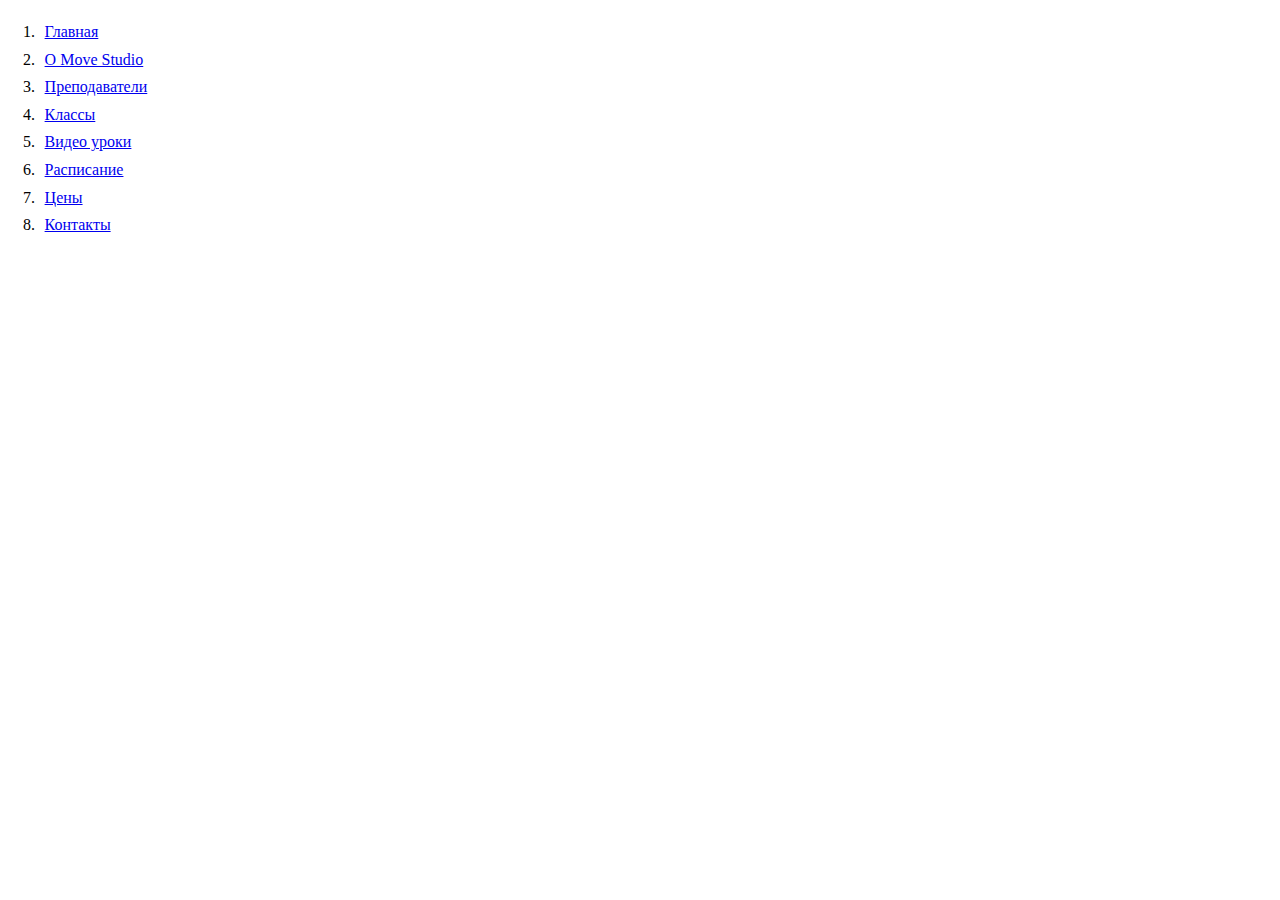
<file: index.html>
<!DOCTYPE html>
<html lang="ru">
  <head>
    <meta charset="utf-8">
    <meta name="viewport" content="width=device-width, initial-scale=1">
  </head>
  <style>
    body {padding: 15px;}
    ol {
      list-style-type: none;
      counter-reset: item;
      margin: 0;
      padding: 0;
      }
    
      ol > li {
        display: table;
        counter-increment: item;
        margin-bottom: 0.6em;
      }
    
      ol > li:before {
        content: counters(item, ".") ". ";
        display: table-cell;
        padding-right: 0.6em;
      }
    
      li ol {
        margin-top:10px;
      }
      li ol > li {
      li ol > li {
      li ol > li {
        margin: 0;
      }
    
      li ol > li:before {
        content: counters(item, ".") " ";
      }
  </style>
  <body>
    <ol>
      <li><a href="home.html">Главная</a></li>
      <li><a href="about.html">О Move Studio</a></li>
      <li><a href="instructors.html">Преподаватели</a></li>
      <li><a href="classes.html">Классы</a></li>
      <li><a href="video.html">Видео уроки</a></li>
      <li><a href="timetable.html">Расписание</a></li>
      <li><a href="prices.html">Цены</a></li>
      <li><a href="contacts.html">Контакты</a></li>
    </ol>
  </body>
</html>
</file>
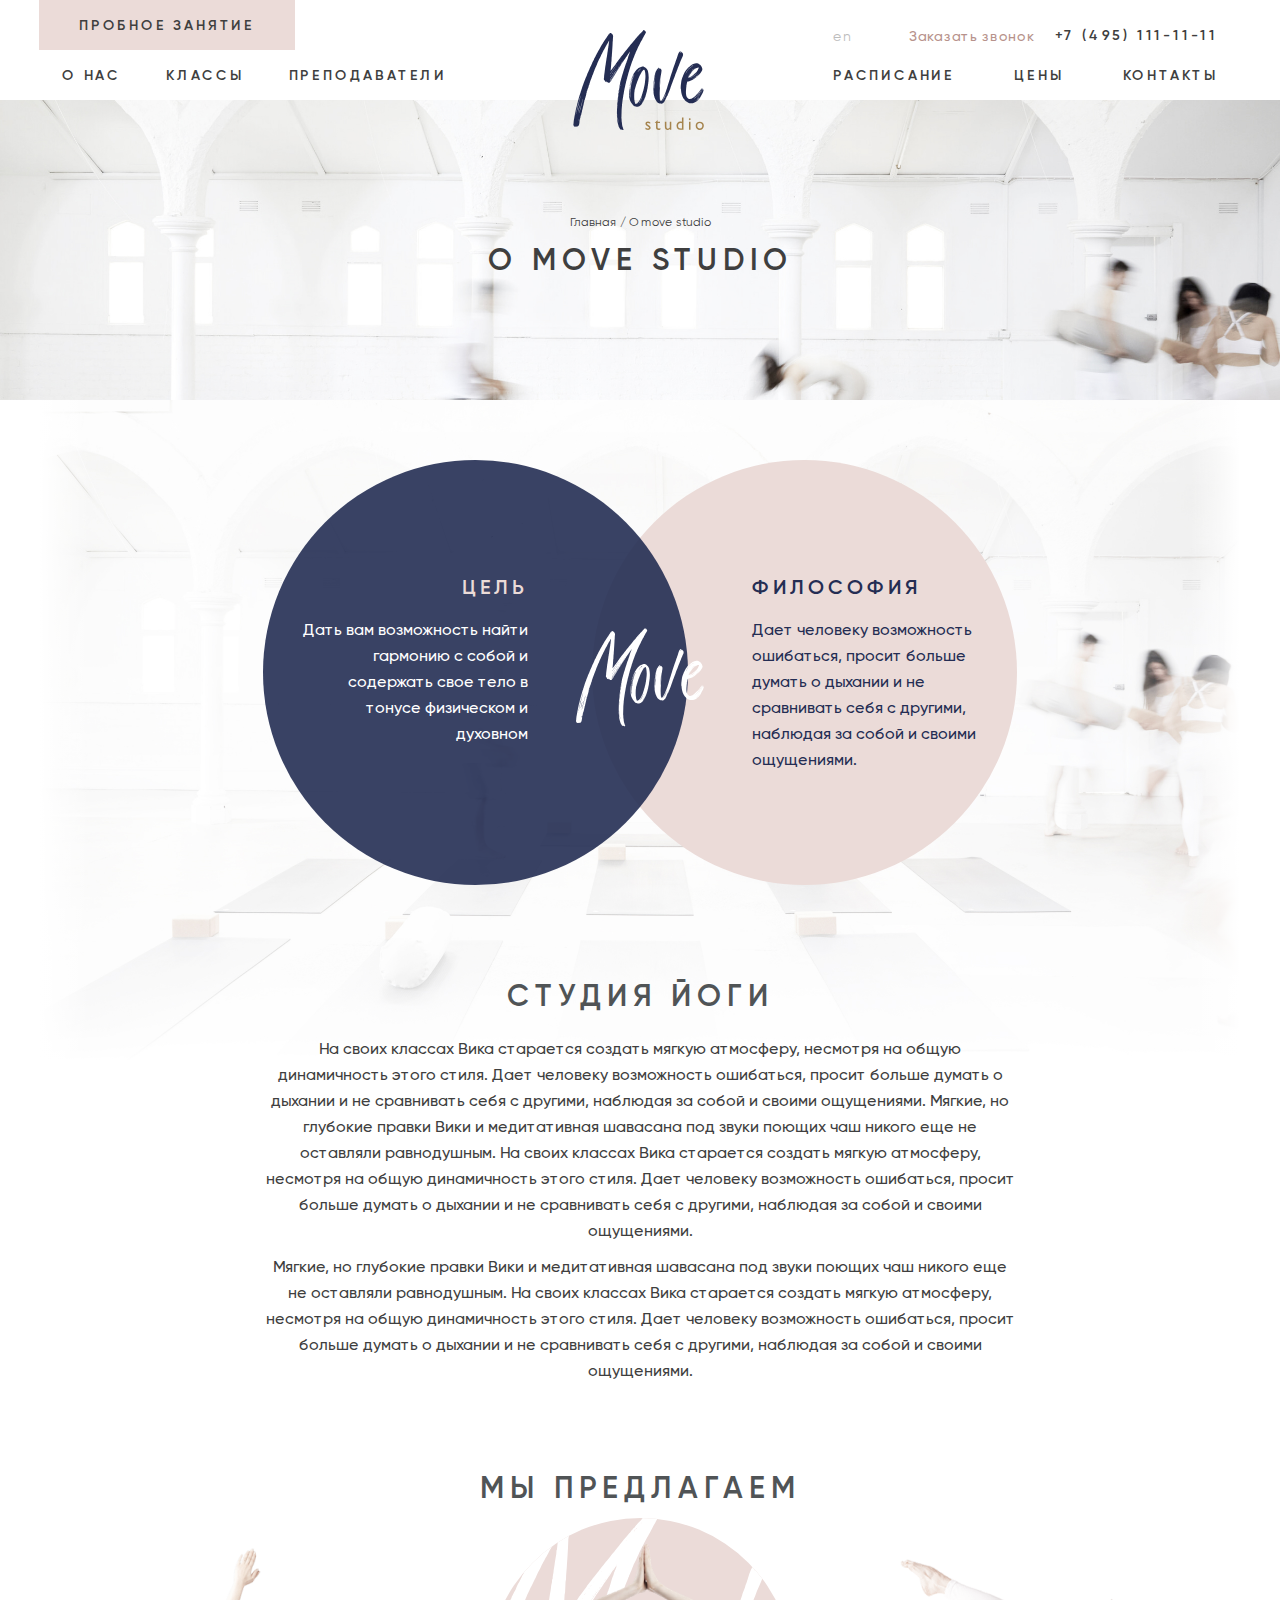
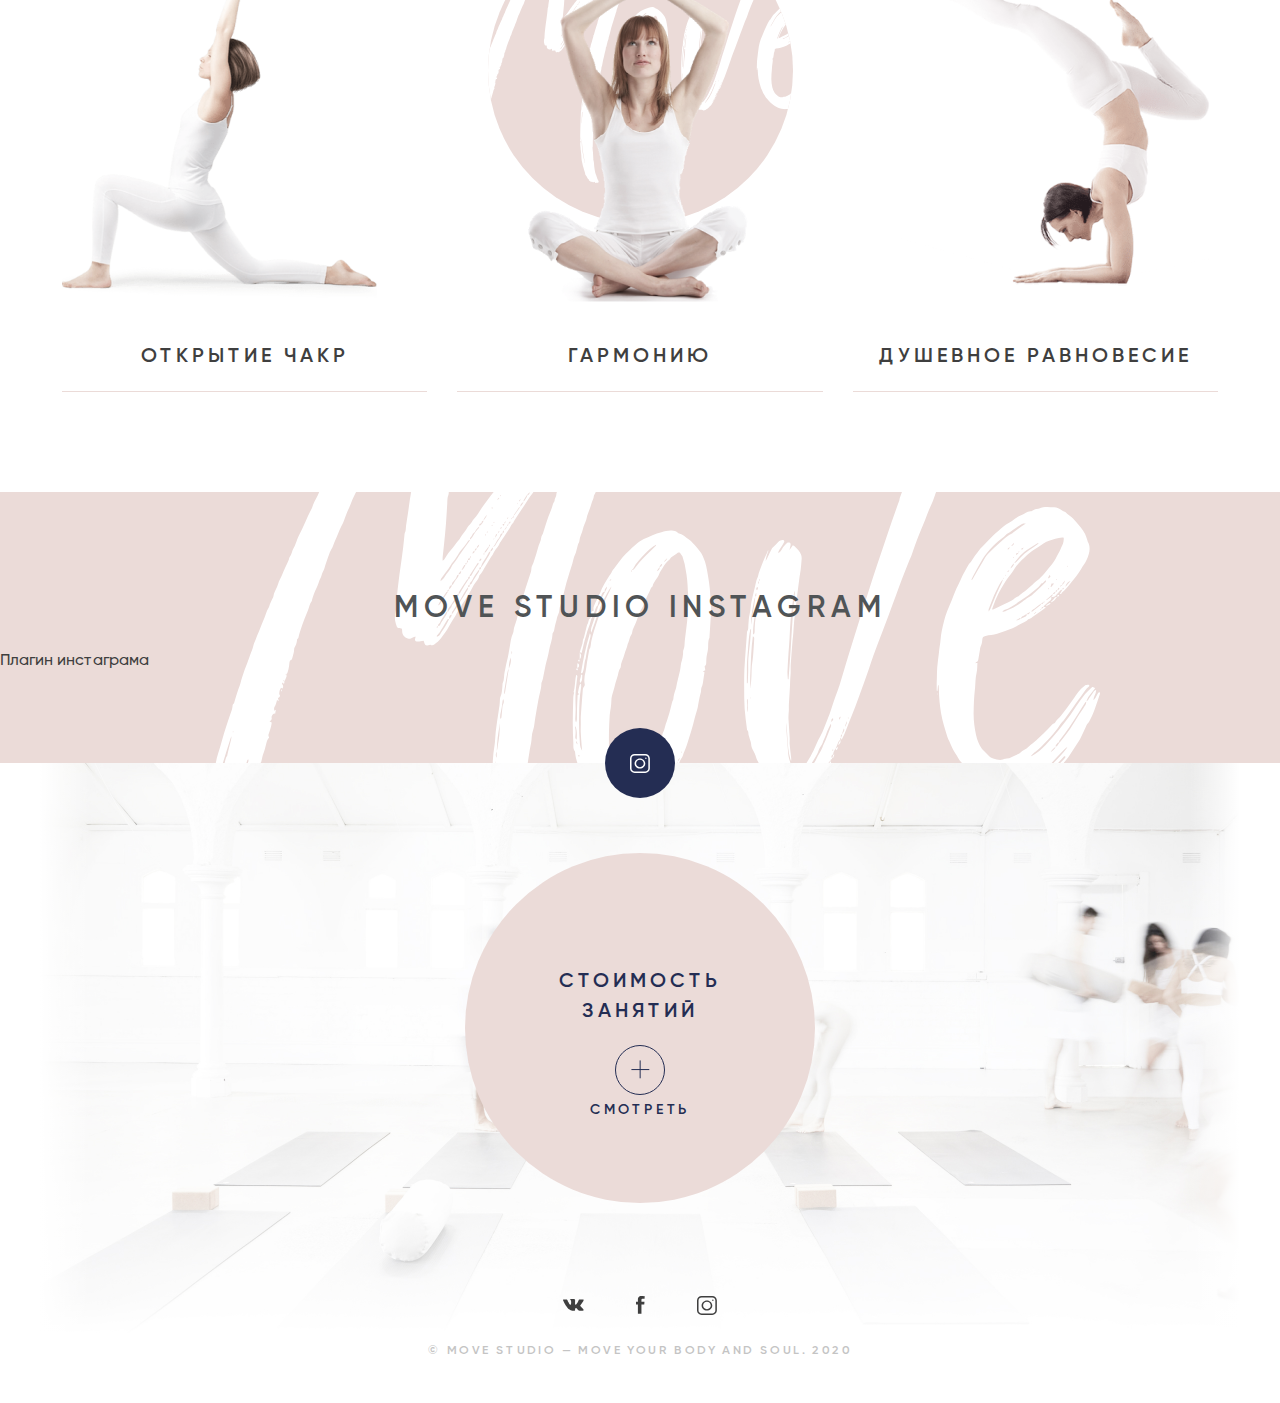
<file: about.html>
<!DOCTYPE html>
<html lang="ru">
  <head>
    <meta charset="utf-8">
    <meta name="viewport" content="width=device-width,initial-scale=1">
    <title>Move Studio</title>
    <link rel="icon" href="favicon.ico">
    <link rel="stylesheet" href="js/bootstrap/css/bootstrap.css">
    <link rel="stylesheet" href="css/bootstrap-select.min.css">
    <link rel="stylesheet" href="css/slick.css">
    <link rel="stylesheet" href="js/fancybox/jquery.fancybox.min.css">
    <link rel="stylesheet" href="js/bootstrap-fileinput/css/fileinput.min.css">
    <link rel="stylesheet" href="css/main.css">
    <link rel="stylesheet" href="css/responsive.css">
    <link rel="stylesheet" href="css/animations.css">
  </head>
  <body>
    <div class="over-wrapper">
      <div id="mobile-indicator"></div>
      <div id="sm-indicator"></div>
      <header>
        <div class="container">
          <div class="header-content">
            <div class="header-logo"><a href="#"><img src="images/logo.svg"></a></div>
            <div class="header-top">
              <div class="row">
                <div class="header-col header-col-top-l">
                  <div class="header-register"><a class="btn-order" href="#" data-toggle="modal" data-target="#registerModal">Пробное занятие</a></div>
                </div>
                <div class="header-col header-col-top-r">
                  <div class="header-controls">
                    <div class="row">
                      <div class="header-controls-l">
                        <div class="header-lang">
                          <ul class="lang-selector">
                            <li><a href="#">en</a></li>
                          </ul>
                        </div>
                      </div>
                      <div class="header-controls-r">
                        <div class="header-contacts">
                          <div class="header-button"><a class="btn-inline" href="#" data-toggle="modal" data-target="#callbackModal">Заказать звонок</a></div>
                          <div class="header-phone"><a href="tel: +7 (495) 111-11-11">+7 (495) 111-11-11</a></div>
                        </div>
                      </div>
                    </div>
                  </div>
                </div>
              </div>
            </div>
            <div class="header-bottom">
              <div class="navbar-trigger"><span></span><span></span><span></span></div>
              <div class="navbar-wrapper">
                <div class="navbar-wrapper-inner">
                  <div class="row">
                    <div class="header-col navbar-col-l">
                      <ul class="nav navbar-nav">
                        <li data-submenu="#submenuAbout"><a href="#"><span class="a-inner">О&nbsp;нас</span></a>
                          <div class="submenu-mob">
                            <ul>
                              <li><a href="#">О студии</a></li>
                              <li><a href="#">Блог</a></li>
                              <li><a href="#">Видео-уроки</a></li>
                            </ul>
                          </div>
                        </li>
                        <li data-submenu="#submenuClasses"><a href="#"><span class="a-inner">Классы</span></a>
                          <div class="submenu-mob">
                            <ul>
                              <li><a href="#">Женские практики</a></li>
                              <li><a href="#">Инь-йога</a></li>
                              <li><a href="#">Хатха-йога</a></li>
                              <li><a href="#">Дживамукти йога</a></li>
                            </ul>
                          </div>
                        </li>
                        <li><a href="#"><span class="a-inner">Преподаватели</span></a></li>
                      </ul>
                    </div>
                    <div class="header-col navbar-col-r">
                      <ul class="nav navbar-nav">
                        <li><a href="#"><span class="a-inner">Расписание</span></a></li>
                        <li><a href="#"><span class="a-inner">Цены</span></a></li>
                        <li><a href="#"><span class="a-inner">Контакты</span></a></li>
                      </ul>
                    </div>
                  </div>
                  <div class="header-contacts header-contacts-mob">
                    <div class="header-button"><a class="btn-inline" href="#" data-toggle="modal" data-target="#callbackModal">Заказать звонок</a></div>
                    <div class="header-phone"><a href="tel: +7 (495) 111-11-11">+7 (495) 111-11-11</a></div>
                  </div>
                </div>
              </div>
            </div>
          </div>
        </div>
        <div class="submenu" id="submenuAbout">
          <div class="container">
            <ul class="classes-menu">
              <li><a href="#">
                  <div class="class-menu-pic"><img src="files/class-menu-1.jpg"></div>
                  <div class="class-menu-descr">
                    <p>О студии</p>
                  </div></a></li>
              <li><a href="#">
                  <div class="class-menu-pic"><img src="files/class-menu-2.jpg"></div>
                  <div class="class-menu-descr">
                    <p>Блог</p>
                  </div></a></li>
              <li><a href="#">
                  <div class="class-menu-pic"><img src="files/class-menu-3.jpg"></div>
                  <div class="class-menu-descr">
                    <p>Видео уроки</p>
                  </div></a></li>
            </ul>
          </div>
        </div>
        <div class="submenu" id="submenuClasses">
          <div class="container">
            <ul class="classes-menu">
              <li><a href="#">
                  <div class="class-menu-pic"><img src="files/class-menu-1.jpg"></div>
                  <div class="class-menu-descr">
                    <p>Женские практики</p>
                  </div></a></li>
              <li><a href="#">
                  <div class="class-menu-pic"><img src="files/class-menu-2.jpg"></div>
                  <div class="class-menu-descr">
                    <p>Инь-йога</p>
                  </div></a></li>
              <li><a href="#">
                  <div class="class-menu-pic"><img src="files/class-menu-3.jpg"></div>
                  <div class="class-menu-descr">
                    <p>Хатха-йога</p>
                  </div></a></li>
              <li><a href="#">
                  <div class="class-menu-pic"><img src="files/class-menu-4.jpg"></div>
                  <div class="class-menu-descr">
                    <p>Дживамукти йога</p>
                  </div></a></li>
            </ul>
          </div>
        </div>
      </header>
      <main>
        <div class="page-wrapper">
          <div class="page-header" style="background-image: url(files/page-header-instructors.jpg);">
            <div class="page-header-inner">
              <div class="container">
                <ul class="breadcrumb">
                  <li><a href="#">Главная</a></li>
                  <li><span>О move studio</span></li>
                </ul>
                <h1>О move studio</h1>
              </div>
            </div>
          </div>
          <div class="page-body page-body-home">
            <!-- Цель-->
            <div class="section section-home section-target">
              <div class="container">
                <div class="section-content">
                  <div class="section-content-inner">
                    <div class="target-wrapper">
                      <div class="target-tmb">
                        <h3>Цель</h3>
                        <p>Дать вам возможность найти гармонию с собой и содержать свое тело в тонусе физическом и духовном</p>
                      </div>
                      <div class="target-tmb target-tmb-alt">
                        <h3>Философия</h3>
                        <p>Дает человеку возможность ошибаться, просит больше думать о дыхании и не сравнивать себя с другими, наблюдая за собой и своими ощущениями.</p>
                      </div>
                      <div class="target-logo"><img src="images/move-logo-w.svg"></div>
                    </div>
                  </div>
                </div>
              </div>
            </div>
            <!-- Цель END-->
            <!-- Студия-->
            <div class="section section-home section-studio">
              <div class="section-content">
                <div class="section-content-inner">
                  <div class="container">
                    <div class="section-header">
                      <h2>Студия йоги</h2>
                    </div>
                    <div class="studio-descr">
                      <p>На своих классах Вика старается создать мягкую атмосферу, несмотря на общую динамичность этого стиля. Дает человеку возможность ошибаться, просит больше думать о дыхании и не сравнивать себя с другими, наблюдая за собой и своими ощущениями. Мягкие, но глубокие правки Вики и медитативная шавасана под звуки поющих чаш никого еще не оставляли равнодушным. На своих классах Вика старается создать мягкую атмосферу, несмотря на общую динамичность этого стиля. Дает человеку возможность ошибаться, просит больше думать о дыхании и не сравнивать себя с другими, наблюдая за собой и своими ощущениями.</p>
                      <p>Мягкие, но глубокие правки Вики и медитативная шавасана под звуки поющих чаш никого еще не оставляли равнодушным. На своих классах Вика старается создать мягкую атмосферу, несмотря на общую динамичность этого стиля. Дает человеку возможность ошибаться, просит больше думать о дыхании и не сравнивать себя с другими, наблюдая за собой и своими ощущениями.</p>
                    </div>
                  </div>
                </div>
              </div>
            </div>
            <!-- Студия END-->
            <!-- Move-->
            <div class="section section-home section-move section-move-alt">
              <div class="container">
                <div class="section-content">
                  <div class="section-content-inner">
                    <div class="section-header">
                      <h2>Мы предлагаем</h2>
                    </div>
                    <div class="move-wrapper move-wrapper-alt">
                      <div class="move-pics">
                        <div class="move-col">
                          <div class="move-pic move-pic-1"><img src="images/move-1.png"></div>
                          <div class="move-ttl">
                            <p>Открытие чакр</p>
                          </div>
                        </div>
                        <div class="move-col">
                          <div class="move-circle"><img src="images/move-circle.svg"></div>
                          <div class="move-pic move-pic-2"><img src="images/move-2.png"></div>
                          <div class="move-ttl">
                            <p>Гармонию</p>
                          </div>
                        </div>
                        <div class="move-col">
                          <div class="move-pic move-pic-3"><img src="images/move-3.png"></div>
                          <div class="move-ttl">
                            <p>Душевное равновесие</p>
                          </div>
                        </div>
                      </div>
                    </div>
                  </div>
                </div>
              </div>
            </div>
            <!-- Move END-->
            <!-- Инстаграм-->
            <div class="section section-instagram">
              <div class="section-content">
                <div class="section-content-inner">
                  <div class="container">
                    <div class="section-header">
                      <h2>Move studio Instagram</h2>
                    </div>
                  </div>
                  <div class="instagram-wrapper">
                    <p>Плагин инстаграма</p>
                  </div>
                </div>
              </div><a class="instagram-link" href="#"></a>
            </div>
            <!-- Инстаграм END-->
            <!-- Стоимость занятий-->
            <div class="section section-timetable">
              <div class="section-content">
                <div class="section-content-inner">
                  <div class="container"><a class="timetable-link" href="#">
                      <h3>Стоимость<br>занятий</h3>
                      <div class="timetable-link-button">
                        <div class="timetable-link-ico"><img class="svg-inline" src="images/ico-timetable-link.svg"></div><span>Смотреть</span>
                      </div></a></div>
                </div>
              </div>
            </div>
            <!-- Стоимость занятий END-->
          </div>
        </div>
      </main>
      <footer>
        <div class="container">
          <div class="footer-content">
            <div class="footer-soclinks-wrapper">
              <div class="footer-soclinks"><a class="soclink" href="#"><img class="svg-inline" src="images/soclink-vk.svg"></a><a class="soclink" href="#"><img class="svg-inline" src="images/soclink-fb.svg"></a><a class="soclink" href="#"><img class="svg-inline" src="images/soclink-instagram.svg"></a></div>
            </div>
            <div class="footer-copy">
              <p>&copy; Move Studio — Move your body and soul. 2020</p>
            </div>
          </div>
        </div>
      </footer>
      <div class="modal fade form-modal" id="registerModal" tabindex="-1">
        <div class="modal-dialog">
          <div class="modal-content">
            <button class="close" type="button" data-dismiss="modal" aria-label="Close"><img class="svg-inline" src="images/close-modal.svg"></button>
            <div class="modal-content-inner">
              <div class="modal-header">
                <div class="h2">Запись на&nbsp;пробное занятие</div>
              </div>
              <div class="modal-body">
                <div class="modal-form">
                  <form>
                    <input type="hidden" id="register_class" name="register_class">
                    <div class="row">
                      <div class="col-12 col-md-6">
                        <div class="form-group">
                          <label class="placeholder" for="register_name">Ваше имя</label>
                          <input type="text" name="register_name" id="register_name" required>
                        </div>
                      </div>
                      <div class="col-12 col-md-6">
                        <div class="form-group">
                          <label class="placeholder" for="register_phone">Телефон</label>
                          <input class="input-phone" type="text" name="register_phone" id="register_phone" required>
                        </div>
                      </div>
                      <div class="col-12">
                        <div class="form-agree">
                          <p>Нажимая кнопку “Отправить”, Вы даете свое согласие с&nbsp;<a href="#">Политикой Конфиденциальности</a></p>
                        </div>
                      </div>
                      <div class="col-12">
                        <div class="form-footer">
                          <button class="btn btn-1" type="submit">Отправить</button>
                        </div>
                      </div>
                    </div>
                  </form>
                </div>
              </div>
            </div>
          </div>
        </div>
      </div>
      <div class="modal fade form-modal" id="ticketModal" tabindex="-1">
        <div class="modal-dialog">
          <div class="modal-content">
            <button class="close" type="button" data-dismiss="modal" aria-label="Close"><img class="svg-inline" src="images/close-modal.svg"></button>
            <div class="modal-content-inner">
              <div class="modal-header">
                <div class="h2">Заказать абонемент</div>
              </div>
              <div class="modal-body">
                <div class="modal-form">
                  <form>
                    <input type="hidden" id="ticket_class" name="ticket_class">
                    <div class="row">
                      <div class="col-12 col-md-6">
                        <div class="form-group">
                          <label class="placeholder" for="ticket_name">Ваше имя</label>
                          <input type="text" name="ticket_name" id="ticket_name" required>
                        </div>
                      </div>
                      <div class="col-12 col-md-6">
                        <div class="form-group">
                          <label class="placeholder" for="ticket_phone">Телефон</label>
                          <input class="input-phone" type="text" name="ticket_phone" id="ticket_phone" required>
                        </div>
                      </div>
                      <div class="col-12">
                        <div class="form-agree">
                          <p>Нажимая кнопку “Отправить”, Вы даете свое согласие с&nbsp;<a href="#">Политикой Конфиденциальности</a></p>
                        </div>
                      </div>
                      <div class="col-12">
                        <div class="form-footer">
                          <button class="btn btn-1" type="submit">Отправить</button>
                        </div>
                      </div>
                    </div>
                  </form>
                </div>
              </div>
            </div>
          </div>
        </div>
      </div>
      <div class="modal fade form-modal" id="zoomModal" tabindex="-1">
        <div class="modal-dialog">
          <div class="modal-content">
            <button class="close" type="button" data-dismiss="modal" aria-label="Close"><img class="svg-inline" src="images/close-modal.svg"></button>
            <div class="modal-content-inner">
              <div class="modal-header">
                <div class="h2">Заказать абонемент</div>
              </div>
              <div class="modal-body">
                <div class="modal-form">
                  <form>
                    <input type="hidden" id="zoom_class" name="zoom_class">
                    <div class="row">
                      <div class="col-12 col-md-6">
                        <div class="form-group">
                          <label class="placeholder" for="zoom_name">Ваше имя</label>
                          <input type="text" name="zoom_name" id="zoom_name" required>
                        </div>
                      </div>
                      <div class="col-12 col-md-6">
                        <div class="form-group">
                          <label class="placeholder" for="zoom_phone">Телефон</label>
                          <input class="input-phone" type="text" name="zoom_phone" id="zoom_phone" required>
                        </div>
                      </div>
                      <div class="col-12">
                        <div class="form-agree">
                          <p>Нажимая кнопку “Отправить”, Вы даете свое согласие с&nbsp;<a href="#">Политикой Конфиденциальности</a></p>
                        </div>
                      </div>
                      <div class="col-12">
                        <div class="form-footer">
                          <button class="btn btn-1" type="submit">Отправить</button>
                        </div>
                      </div>
                    </div>
                  </form>
                </div>
              </div>
            </div>
          </div>
        </div>
      </div>
      <div class="modal fade form-modal" id="callbackModal" tabindex="-1">
        <div class="modal-dialog">
          <div class="modal-content">
            <button class="close" type="button" data-dismiss="modal" aria-label="Close"><img class="svg-inline" src="images/close-modal.svg"></button>
            <div class="modal-content-inner">
              <div class="modal-header">
                <div class="h2">Заказ обратного звонка</div>
              </div>
              <div class="modal-body">
                <div class="modal-form">
                  <form>
                    <div class="row">
                      <div class="col-12 col-md-6">
                        <div class="form-group">
                          <label class="placeholder" for="callback_name">Ваше имя</label>
                          <input type="text" name="callback_name" id="callback_name" required>
                        </div>
                      </div>
                      <div class="col-12 col-md-6">
                        <div class="form-group">
                          <label class="placeholder" for="callback_phone">Телефон</label>
                          <input class="input-phone" type="text" name="callback_phone" id="callback_phone" required>
                        </div>
                      </div>
                      <div class="col-12">
                        <div class="form-agree">
                          <p>Нажимая кнопку “Отправить”, Вы даете свое согласие с&nbsp;<a href="#">Политикой Конфиденциальности</a></p>
                        </div>
                      </div>
                      <div class="col-12">
                        <div class="form-footer">
                          <button class="btn btn-1" type="submit">Отправить</button>
                        </div>
                      </div>
                    </div>
                  </form>
                </div>
              </div>
            </div>
          </div>
        </div>
      </div>
      <div class="modal fade form-modal success-modal" id="successModal" tabindex="-1">
        <div class="modal-dialog">
          <div class="modal-content">
            <div class="modal-content-inner">
              <button class="close" type="button" data-dismiss="modal" aria-label="Close"><img class="svg-inline" src="images/close-modal.svg"></button>
              <div class="modal-header">
                <div class="h2"><span>Ваша заявка успешно принята!</span></div>
              </div>
              <div class="modal-body">
                <div class="text">
                  <p>Перезвоним в течение 15 минут</p>
                </div>
                <div class="success-modal-button">
                  <button class="btn btn-1" type="button" data-dismiss="modal" aria-label="Close">Закрыть</button>
                </div>
              </div>
            </div>
          </div>
        </div>
      </div>
      <script src="js/jquery-3.3.1.min.js"></script>
      <script src="js/bootstrap/js/bootstrap.bundle.min.js"></script>
      <script src="js/bootstrap-select.min.js"></script>
      <script src="js/jquery.validate.min.js"></script>
      <script src="js/additional-methods.min.js"></script>
      <script src="js/jquery.maskedinput.min.js"></script>
      <script src="js/wNumb.min.js"></script>
      <script src="js/slick.min.js"></script>
      <script src="js/fancybox/jquery.fancybox.min.js"></script>
      <script src="js/greensock/TweenMax.min.js"></script>
      <script src="js/greensock/plugins/CSSRulePlugin.min.js"></script>
      <script src="js/greensock/plugins/ScrollToPlugin.min.js"></script>
      <script src="js/iscroll-probe.js"></script>
      <script src="js/scrollmagic/ScrollMagic.min.js"></script>
      <script src="js/scrollmagic/plugins/animation.gsap.min.js"></script>
      <script src="js/jquery.mousewheel.js"></script>
      <script src="js/bootstrap-fileinput/js/fileinput.min.js"></script>
      <script src="https://api-maps.yandex.ru/2.1/?lang=ru_RU"></script>
      <script src="js/main.js"></script>
      <script src="js/animations.js"></script>
    </div>
  </body>
</html>
</file>
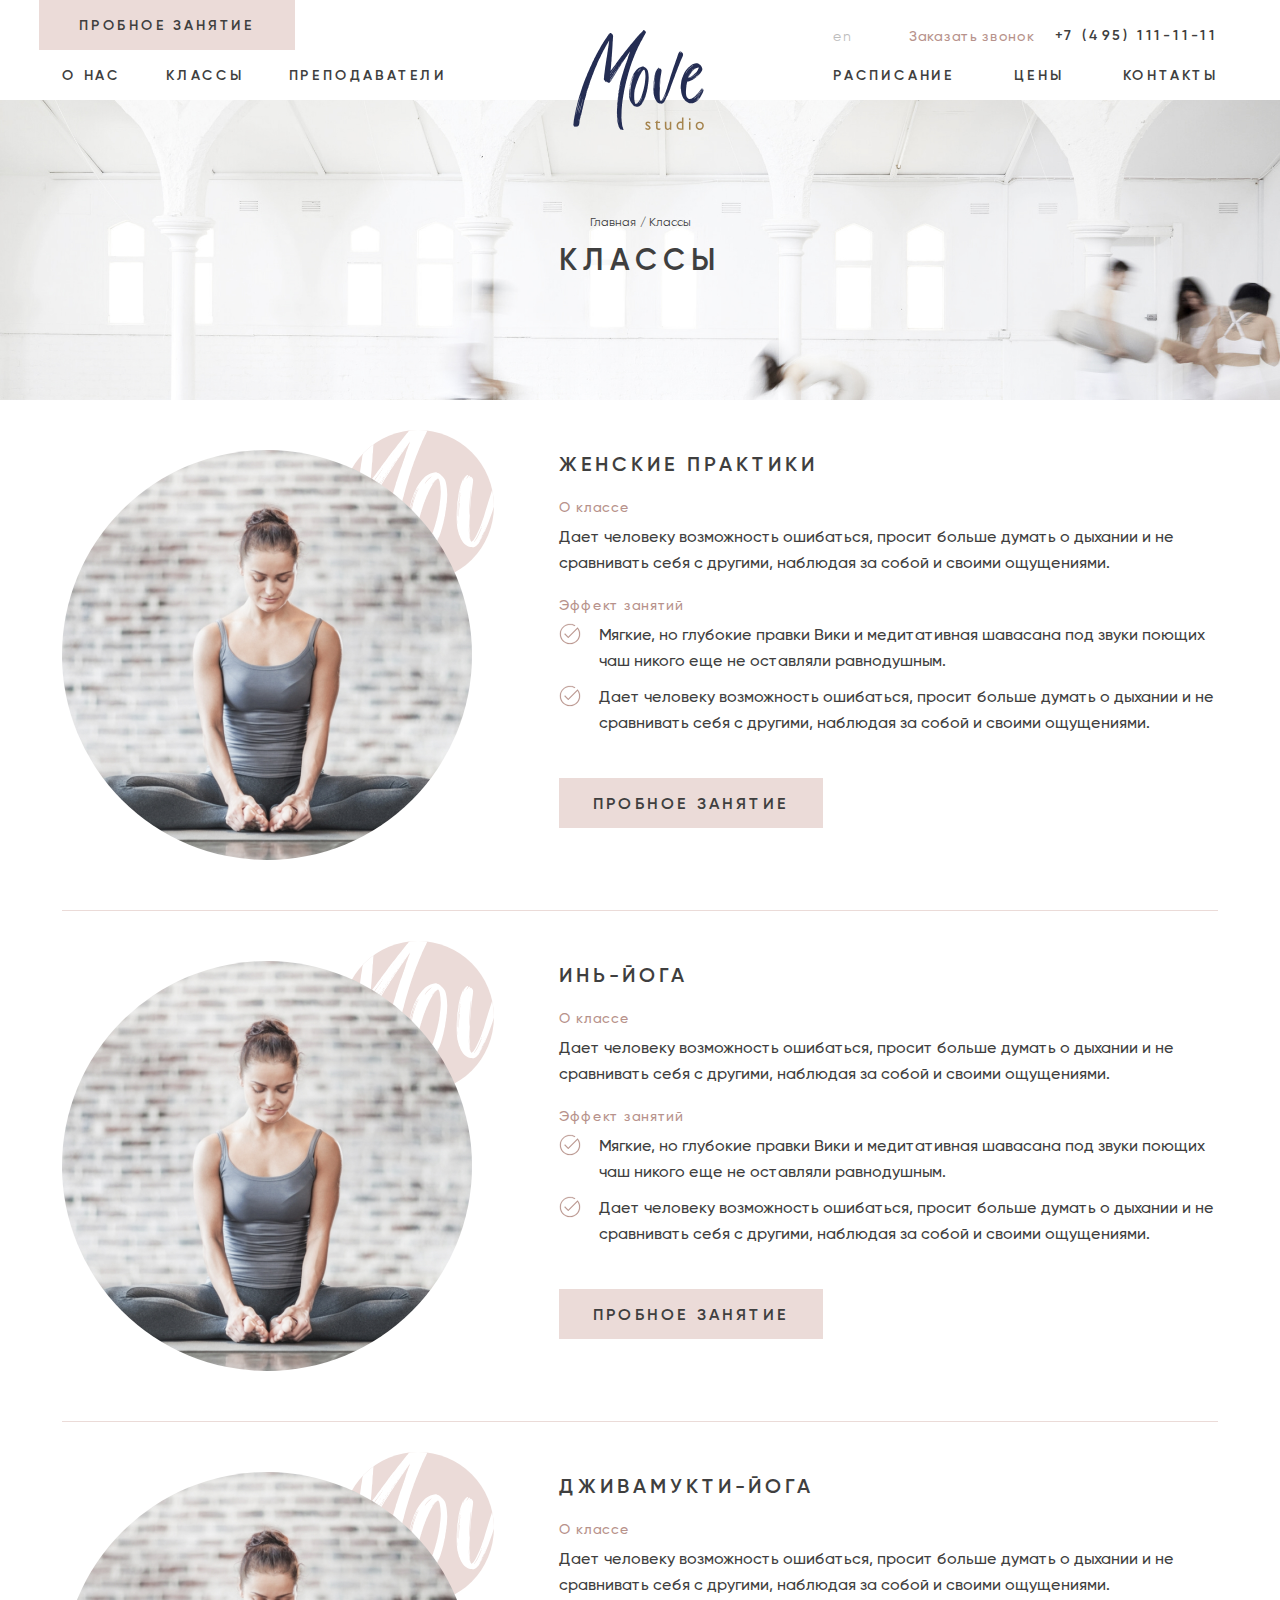
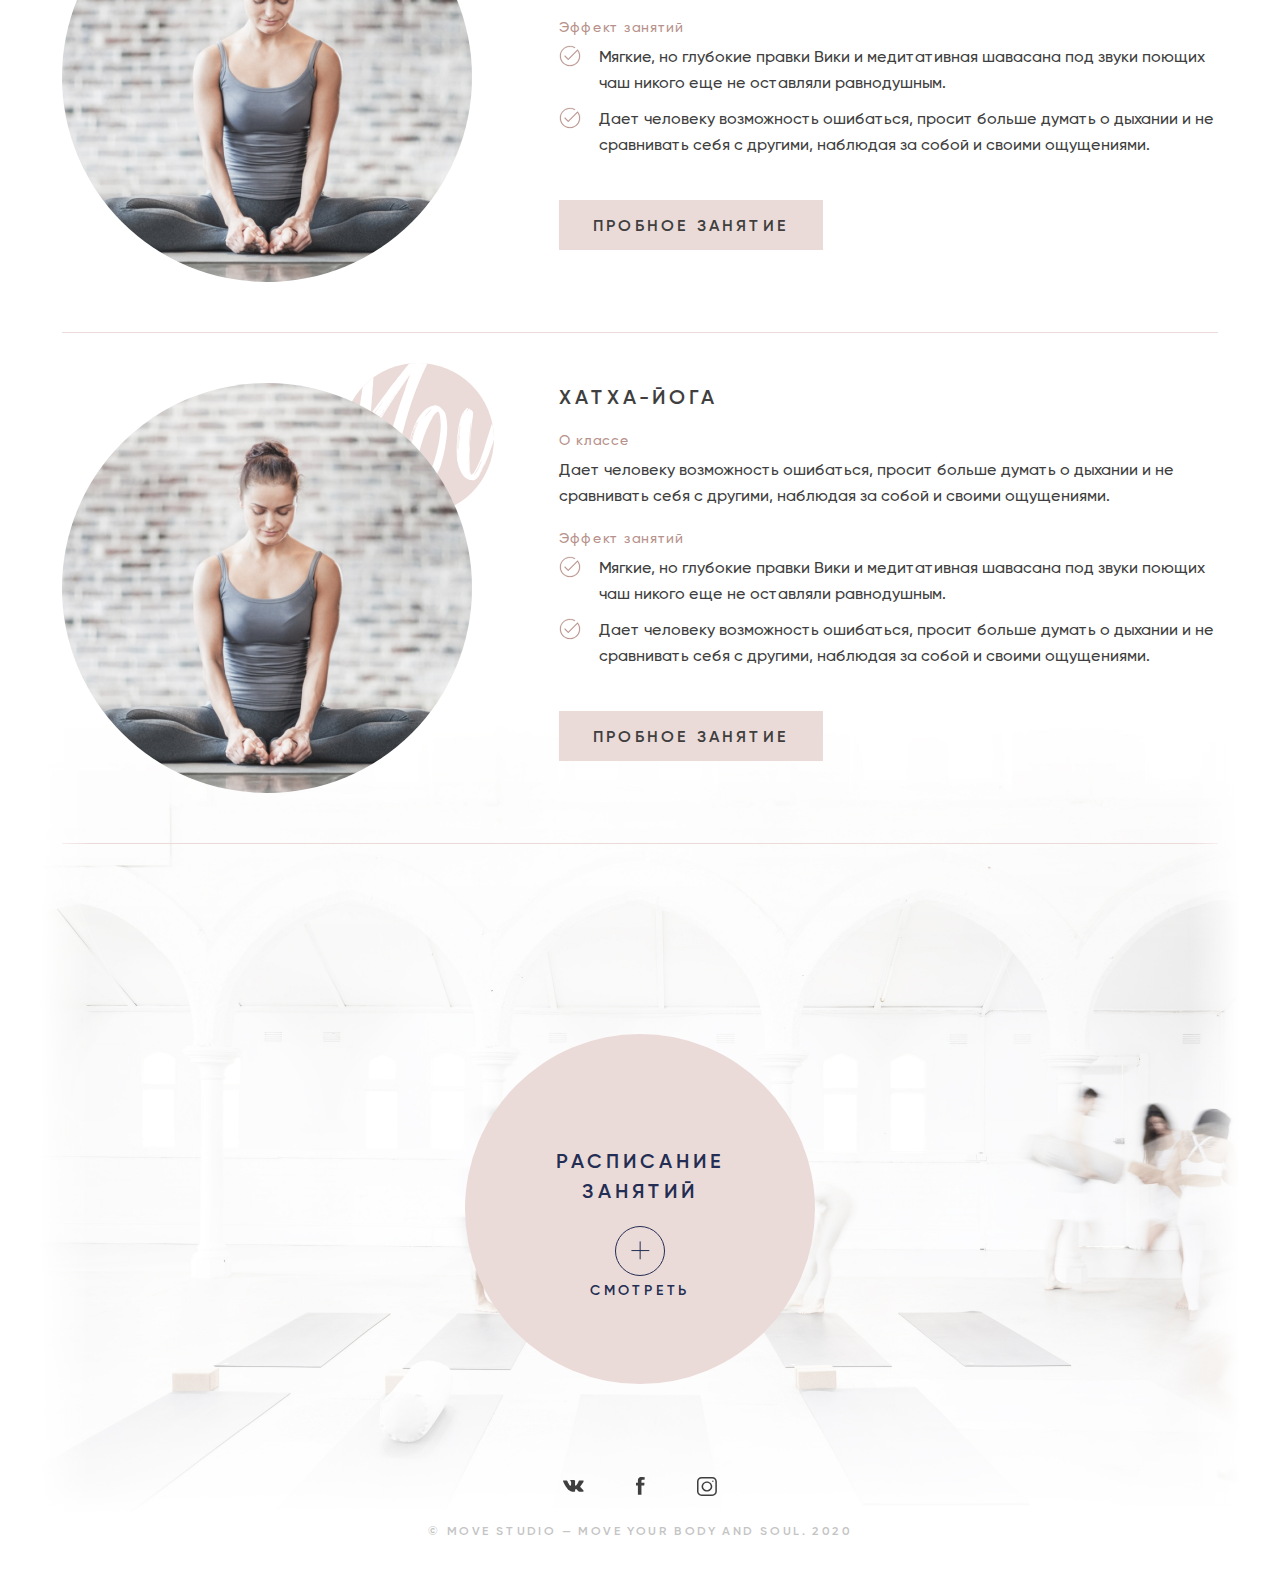
<file: classes.html>
<!DOCTYPE html>
<html lang="ru">
  <head>
    <meta charset="utf-8">
    <meta name="viewport" content="width=device-width,initial-scale=1">
    <title>Move Studio</title>
    <link rel="icon" href="favicon.ico">
    <link rel="stylesheet" href="js/bootstrap/css/bootstrap.css">
    <link rel="stylesheet" href="css/bootstrap-select.min.css">
    <link rel="stylesheet" href="css/slick.css">
    <link rel="stylesheet" href="js/fancybox/jquery.fancybox.min.css">
    <link rel="stylesheet" href="js/bootstrap-fileinput/css/fileinput.min.css">
    <link rel="stylesheet" href="css/main.css">
    <link rel="stylesheet" href="css/responsive.css">
    <link rel="stylesheet" href="css/animations.css">
  </head>
  <body>
    <div class="over-wrapper">
      <div id="mobile-indicator"></div>
      <div id="sm-indicator"></div>
      <header>
        <div class="container">
          <div class="header-content">
            <div class="header-logo"><a href="#"><img src="images/logo.svg"></a></div>
            <div class="header-top">
              <div class="row">
                <div class="header-col header-col-top-l">
                  <div class="header-register"><a class="btn-order" href="#" data-toggle="modal" data-target="#registerModal">Пробное занятие</a></div>
                </div>
                <div class="header-col header-col-top-r">
                  <div class="header-controls">
                    <div class="row">
                      <div class="header-controls-l">
                        <div class="header-lang">
                          <ul class="lang-selector">
                            <li><a href="#">en</a></li>
                          </ul>
                        </div>
                      </div>
                      <div class="header-controls-r">
                        <div class="header-contacts">
                          <div class="header-button"><a class="btn-inline" href="#" data-toggle="modal" data-target="#callbackModal">Заказать звонок</a></div>
                          <div class="header-phone"><a href="tel: +7 (495) 111-11-11">+7 (495) 111-11-11</a></div>
                        </div>
                      </div>
                    </div>
                  </div>
                </div>
              </div>
            </div>
            <div class="header-bottom">
              <div class="navbar-trigger"><span></span><span></span><span></span></div>
              <div class="navbar-wrapper">
                <div class="row">
                  <div class="header-col navbar-col-l">
                    <ul class="nav navbar-nav">
                      <li data-submenu="#submenuAbout"><a href="#">О&nbsp;нас</a></li>
                      <li data-submenu="#submenuClasses"><a href="#">Классы</a></li>
                      <li><a href="#">Преподаватели</a></li>
                    </ul>
                  </div>
                  <div class="header-col navbar-col-r">
                    <ul class="nav navbar-nav">
                      <li><a href="#">Расписание</a></li>
                      <li><a href="#">Цены</a></li>
                      <li><a href="#">Контакты</a></li>
                    </ul>
                  </div>
                </div>
                <div class="header-contacts header-contacts-mob">
                  <div class="header-button"><a class="btn-inline" href="#" data-toggle="modal" data-target="#callbackModal">Заказать звонок</a></div>
                  <div class="header-phone"><a href="tel: +7 (495) 111-11-11">+7 (495) 111-11-11</a></div>
                </div>
              </div>
            </div>
          </div>
        </div>
        <div class="submenu" id="submenuAbout">
          <div class="container">
            <ul class="classes-menu">
              <li><a href="#">
                  <div class="class-menu-pic"><img src="files/class-menu-1.jpg"></div>
                  <div class="class-menu-descr">
                    <p>О студии</p>
                  </div></a></li>
              <li><a href="#">
                  <div class="class-menu-pic"><img src="files/class-menu-2.jpg"></div>
                  <div class="class-menu-descr">
                    <p>Блог</p>
                  </div></a></li>
              <li><a href="#">
                  <div class="class-menu-pic"><img src="files/class-menu-3.jpg"></div>
                  <div class="class-menu-descr">
                    <p>Видео уроки</p>
                  </div></a></li>
            </ul>
          </div>
        </div>
        <div class="submenu" id="submenuClasses">
          <div class="container">
            <ul class="classes-menu">
              <li><a href="#">
                  <div class="class-menu-pic"><img src="files/class-menu-1.jpg"></div>
                  <div class="class-menu-descr">
                    <p>Женские практики</p>
                  </div></a></li>
              <li><a href="#">
                  <div class="class-menu-pic"><img src="files/class-menu-2.jpg"></div>
                  <div class="class-menu-descr">
                    <p>Инь-йога</p>
                  </div></a></li>
              <li><a href="#">
                  <div class="class-menu-pic"><img src="files/class-menu-3.jpg"></div>
                  <div class="class-menu-descr">
                    <p>Хатха-йога</p>
                  </div></a></li>
              <li><a href="#">
                  <div class="class-menu-pic"><img src="files/class-menu-4.jpg"></div>
                  <div class="class-menu-descr">
                    <p>Дживамукти йога</p>
                  </div></a></li>
            </ul>
          </div>
        </div>
      </header>
      <main>
        <div class="page-wrapper">
          <div class="page-header" style="background-image: url(files/page-header-instructors.jpg);">
            <div class="page-header-inner">
              <div class="container">
                <ul class="breadcrumb">
                  <li><a href="#">Главная</a></li>
                  <li><span>Классы</span></li>
                </ul>
                <h1>Классы</h1>
              </div>
            </div>
          </div>
          <div class="page-body">
            <div class="page-content">
              <div class="container">
                <div class="classes-list">
                  <div class="row">
                    <div class="col-12">
                      <div class="class-tmb">
                        <div class="class-tmb-pic"><img src="files/class-tmb-1.jpg"></div>
                        <div class="class-tmb-descr">
                          <h3>Женские практики</h3>
                          <h4>О классе</h4>
                          <p>Дает человеку возможность ошибаться, просит больше думать о дыхании и не сравнивать себя с другими, наблюдая за собой и своими ощущениями.</p>
                          <h4>Эффект занятий</h4>
                          <ul>
                            <li>Мягкие, но глубокие правки Вики и медитативная шавасана под звуки поющих чаш никого еще не оставляли равнодушным.</li>
                            <li>Дает человеку возможность ошибаться, просит больше думать о дыхании и не сравнивать себя с другими, наблюдая за собой и своими ощущениями.</li>
                          </ul>
                          <div class="class-tmb-button"><a class="btn btn-2" href="#" data-toggle="modal" data-target="#registerModal">Пробное занятие</a></div>
                        </div>
                      </div>
                    </div>
                    <div class="col-12">
                      <div class="class-tmb">
                        <div class="class-tmb-pic"><img src="files/class-tmb-1.jpg"></div>
                        <div class="class-tmb-descr">
                          <h3>Инь-йога</h3>
                          <h4>О классе</h4>
                          <p>Дает человеку возможность ошибаться, просит больше думать о дыхании и не сравнивать себя с другими, наблюдая за собой и своими ощущениями.</p>
                          <h4>Эффект занятий</h4>
                          <ul>
                            <li>Мягкие, но глубокие правки Вики и медитативная шавасана под звуки поющих чаш никого еще не оставляли равнодушным.</li>
                            <li>Дает человеку возможность ошибаться, просит больше думать о дыхании и не сравнивать себя с другими, наблюдая за собой и своими ощущениями.</li>
                          </ul>
                          <div class="class-tmb-button"><a class="btn btn-2" href="#" data-toggle="modal" data-target="#registerModal">Пробное занятие</a></div>
                        </div>
                      </div>
                    </div>
                    <div class="col-12">
                      <div class="class-tmb">
                        <div class="class-tmb-pic"><img src="files/class-tmb-1.jpg"></div>
                        <div class="class-tmb-descr">
                          <h3>Дживамукти-йога</h3>
                          <h4>О классе</h4>
                          <p>Дает человеку возможность ошибаться, просит больше думать о дыхании и не сравнивать себя с другими, наблюдая за собой и своими ощущениями.</p>
                          <h4>Эффект занятий</h4>
                          <ul>
                            <li>Мягкие, но глубокие правки Вики и медитативная шавасана под звуки поющих чаш никого еще не оставляли равнодушным.</li>
                            <li>Дает человеку возможность ошибаться, просит больше думать о дыхании и не сравнивать себя с другими, наблюдая за собой и своими ощущениями.</li>
                          </ul>
                          <div class="class-tmb-button"><a class="btn btn-2" href="#" data-toggle="modal" data-target="#registerModal">Пробное занятие</a></div>
                        </div>
                      </div>
                    </div>
                    <div class="col-12">
                      <div class="class-tmb">
                        <div class="class-tmb-pic"><img src="files/class-tmb-1.jpg"></div>
                        <div class="class-tmb-descr">
                          <h3>Хатха-йога</h3>
                          <h4>О классе</h4>
                          <p>Дает человеку возможность ошибаться, просит больше думать о дыхании и не сравнивать себя с другими, наблюдая за собой и своими ощущениями.</p>
                          <h4>Эффект занятий</h4>
                          <ul>
                            <li>Мягкие, но глубокие правки Вики и медитативная шавасана под звуки поющих чаш никого еще не оставляли равнодушным.</li>
                            <li>Дает человеку возможность ошибаться, просит больше думать о дыхании и не сравнивать себя с другими, наблюдая за собой и своими ощущениями.</li>
                          </ul>
                          <div class="class-tmb-button"><a class="btn btn-2" href="#" data-toggle="modal" data-target="#registerModal">Пробное занятие</a></div>
                        </div>
                      </div>
                    </div>
                  </div>
                </div>
              </div>
            </div>
            <div class="section section-timetable">
              <div class="section-content">
                <div class="section-content-inner">
                  <div class="container"><a class="timetable-link" href="#">
                      <h3>Расписание<br>занятий</h3>
                      <div class="timetable-link-button">
                        <div class="timetable-link-ico"><img class="svg-inline" src="images/ico-timetable-link.svg"></div><span>Смотреть</span>
                      </div></a></div>
                </div>
              </div>
            </div>
          </div>
        </div>
      </main>
      <footer>
        <div class="container">
          <div class="footer-content">
            <div class="footer-soclinks-wrapper">
              <div class="footer-soclinks"><a class="soclink" href="#"><img class="svg-inline" src="images/soclink-vk.svg"></a><a class="soclink" href="#"><img class="svg-inline" src="images/soclink-fb.svg"></a><a class="soclink" href="#"><img class="svg-inline" src="images/soclink-instagram.svg"></a></div>
            </div>
            <div class="footer-copy">
              <p>&copy; Move Studio — Move your body and soul. 2020</p>
            </div>
          </div>
        </div>
      </footer>
      <div class="modal fade form-modal" id="registerModal" tabindex="-1">
        <div class="modal-dialog">
          <div class="modal-content">
            <button class="close" type="button" data-dismiss="modal" aria-label="Close"><img class="svg-inline" src="images/close-modal.svg"></button>
            <div class="modal-content-inner">
              <div class="modal-header">
                <div class="h2">Запись на&nbsp;пробное занятие</div>
              </div>
              <div class="modal-body">
                <div class="modal-form">
                  <form>
                    <input type="hidden" id="register_class" name="register_class">
                    <div class="row">
                      <div class="col-12 col-md-6">
                        <div class="form-group">
                          <label class="placeholder" for="register_name">Ваше имя</label>
                          <input type="text" name="register_name" id="register_name" required>
                        </div>
                      </div>
                      <div class="col-12 col-md-6">
                        <div class="form-group">
                          <label class="placeholder" for="register_phone">Телефон</label>
                          <input class="input-phone" type="text" name="register_phone" id="register_phone" required>
                        </div>
                      </div>
                      <div class="col-12">
                        <div class="form-agree">
                          <p>Нажимая кнопку “Отправить”, Вы даете свое согласие с&nbsp;<a href="#">Политикой Конфиденциальности</a></p>
                        </div>
                      </div>
                      <div class="col-12">
                        <div class="form-footer">
                          <button class="btn btn-1" type="submit">Отправить</button>
                        </div>
                      </div>
                    </div>
                  </form>
                </div>
              </div>
            </div>
          </div>
        </div>
      </div>
      <div class="modal fade form-modal" id="ticketModal" tabindex="-1">
        <div class="modal-dialog">
          <div class="modal-content">
            <button class="close" type="button" data-dismiss="modal" aria-label="Close"><img class="svg-inline" src="images/close-modal.svg"></button>
            <div class="modal-content-inner">
              <div class="modal-header">
                <div class="h2">Заказать абонемент</div>
              </div>
              <div class="modal-body">
                <div class="modal-form">
                  <form>
                    <input type="hidden" id="ticket_class" name="ticket_class">
                    <div class="row">
                      <div class="col-12 col-md-6">
                        <div class="form-group">
                          <label class="placeholder" for="ticket_name">Ваше имя</label>
                          <input type="text" name="ticket_name" id="ticket_name" required>
                        </div>
                      </div>
                      <div class="col-12 col-md-6">
                        <div class="form-group">
                          <label class="placeholder" for="ticket_phone">Телефон</label>
                          <input class="input-phone" type="text" name="ticket_phone" id="ticket_phone" required>
                        </div>
                      </div>
                      <div class="col-12">
                        <div class="form-agree">
                          <p>Нажимая кнопку “Отправить”, Вы даете свое согласие с&nbsp;<a href="#">Политикой Конфиденциальности</a></p>
                        </div>
                      </div>
                      <div class="col-12">
                        <div class="form-footer">
                          <button class="btn btn-1" type="submit">Отправить</button>
                        </div>
                      </div>
                    </div>
                  </form>
                </div>
              </div>
            </div>
          </div>
        </div>
      </div>
      <div class="modal fade form-modal" id="zoomModal" tabindex="-1">
        <div class="modal-dialog">
          <div class="modal-content">
            <button class="close" type="button" data-dismiss="modal" aria-label="Close"><img class="svg-inline" src="images/close-modal.svg"></button>
            <div class="modal-content-inner">
              <div class="modal-header">
                <div class="h2">Заказать абонемент</div>
              </div>
              <div class="modal-body">
                <div class="modal-form">
                  <form>
                    <input type="hidden" id="zoom_class" name="zoom_class">
                    <div class="row">
                      <div class="col-12 col-md-6">
                        <div class="form-group">
                          <label class="placeholder" for="zoom_name">Ваше имя</label>
                          <input type="text" name="zoom_name" id="zoom_name" required>
                        </div>
                      </div>
                      <div class="col-12 col-md-6">
                        <div class="form-group">
                          <label class="placeholder" for="zoom_phone">Телефон</label>
                          <input class="input-phone" type="text" name="zoom_phone" id="zoom_phone" required>
                        </div>
                      </div>
                      <div class="col-12">
                        <div class="form-agree">
                          <p>Нажимая кнопку “Отправить”, Вы даете свое согласие с&nbsp;<a href="#">Политикой Конфиденциальности</a></p>
                        </div>
                      </div>
                      <div class="col-12">
                        <div class="form-footer">
                          <button class="btn btn-1" type="submit">Отправить</button>
                        </div>
                      </div>
                    </div>
                  </form>
                </div>
              </div>
            </div>
          </div>
        </div>
      </div>
      <div class="modal fade form-modal" id="callbackModal" tabindex="-1">
        <div class="modal-dialog">
          <div class="modal-content">
            <button class="close" type="button" data-dismiss="modal" aria-label="Close"><img class="svg-inline" src="images/close-modal.svg"></button>
            <div class="modal-content-inner">
              <div class="modal-header">
                <div class="h2">Заказ обратного звонка</div>
              </div>
              <div class="modal-body">
                <div class="modal-form">
                  <form>
                    <div class="row">
                      <div class="col-12 col-md-6">
                        <div class="form-group">
                          <label class="placeholder" for="callback_name">Ваше имя</label>
                          <input type="text" name="callback_name" id="callback_name" required>
                        </div>
                      </div>
                      <div class="col-12 col-md-6">
                        <div class="form-group">
                          <label class="placeholder" for="callback_phone">Телефон</label>
                          <input class="input-phone" type="text" name="callback_phone" id="callback_phone" required>
                        </div>
                      </div>
                      <div class="col-12">
                        <div class="form-agree">
                          <p>Нажимая кнопку “Отправить”, Вы даете свое согласие с&nbsp;<a href="#">Политикой Конфиденциальности</a></p>
                        </div>
                      </div>
                      <div class="col-12">
                        <div class="form-footer">
                          <button class="btn btn-1" type="submit">Отправить</button>
                        </div>
                      </div>
                    </div>
                  </form>
                </div>
              </div>
            </div>
          </div>
        </div>
      </div>
      <div class="modal fade success-modal" id="successModal" tabindex="-1">
        <div class="modal-dialog">
          <div class="modal-content">
            <button class="close" type="button" data-dismiss="modal" aria-label="Close"><img class="svg-inline" src="images/close-modal.svg"></button>
            <div class="modal-header">
              <div class="h2"><span>Ваша заявка успешно принята!</span></div>
            </div>
            <div class="modal-body">
              <div class="text">
                <p>Перезвоним в течение 15 минут</p>
              </div>
              <div class="success-modal-button">
                <button class="btn btn-1" type="button" data-dismiss="modal" aria-label="Close">Закрыть</button>
              </div>
            </div>
          </div>
        </div>
      </div>
      <script src="js/jquery-3.3.1.min.js"></script>
      <script src="js/bootstrap/js/bootstrap.bundle.min.js"></script>
      <script src="js/bootstrap-select.min.js"></script>
      <script src="js/jquery.validate.min.js"></script>
      <script src="js/additional-methods.min.js"></script>
      <script src="js/jquery.maskedinput.min.js"></script>
      <script src="js/wNumb.min.js"></script>
      <script src="js/slick.min.js"></script>
      <script src="js/fancybox/jquery.fancybox.min.js"></script>
      <script src="js/greensock/TweenMax.min.js"></script>
      <script src="js/greensock/plugins/CSSRulePlugin.min.js"></script>
      <script src="js/greensock/plugins/ScrollToPlugin.min.js"></script>
      <script src="js/iscroll-probe.js"></script>
      <script src="js/scrollmagic/ScrollMagic.min.js"></script>
      <script src="js/scrollmagic/plugins/animation.gsap.min.js"></script>
      <script src="js/jquery.mousewheel.js"></script>
      <script src="js/bootstrap-fileinput/js/fileinput.min.js"></script>
      <script src="https://api-maps.yandex.ru/2.1/?lang=ru_RU"></script>
      <script src="js/main.js"></script>
      <script src="js/animations.js"></script>
    </div>
  </body>
</html>
</file>
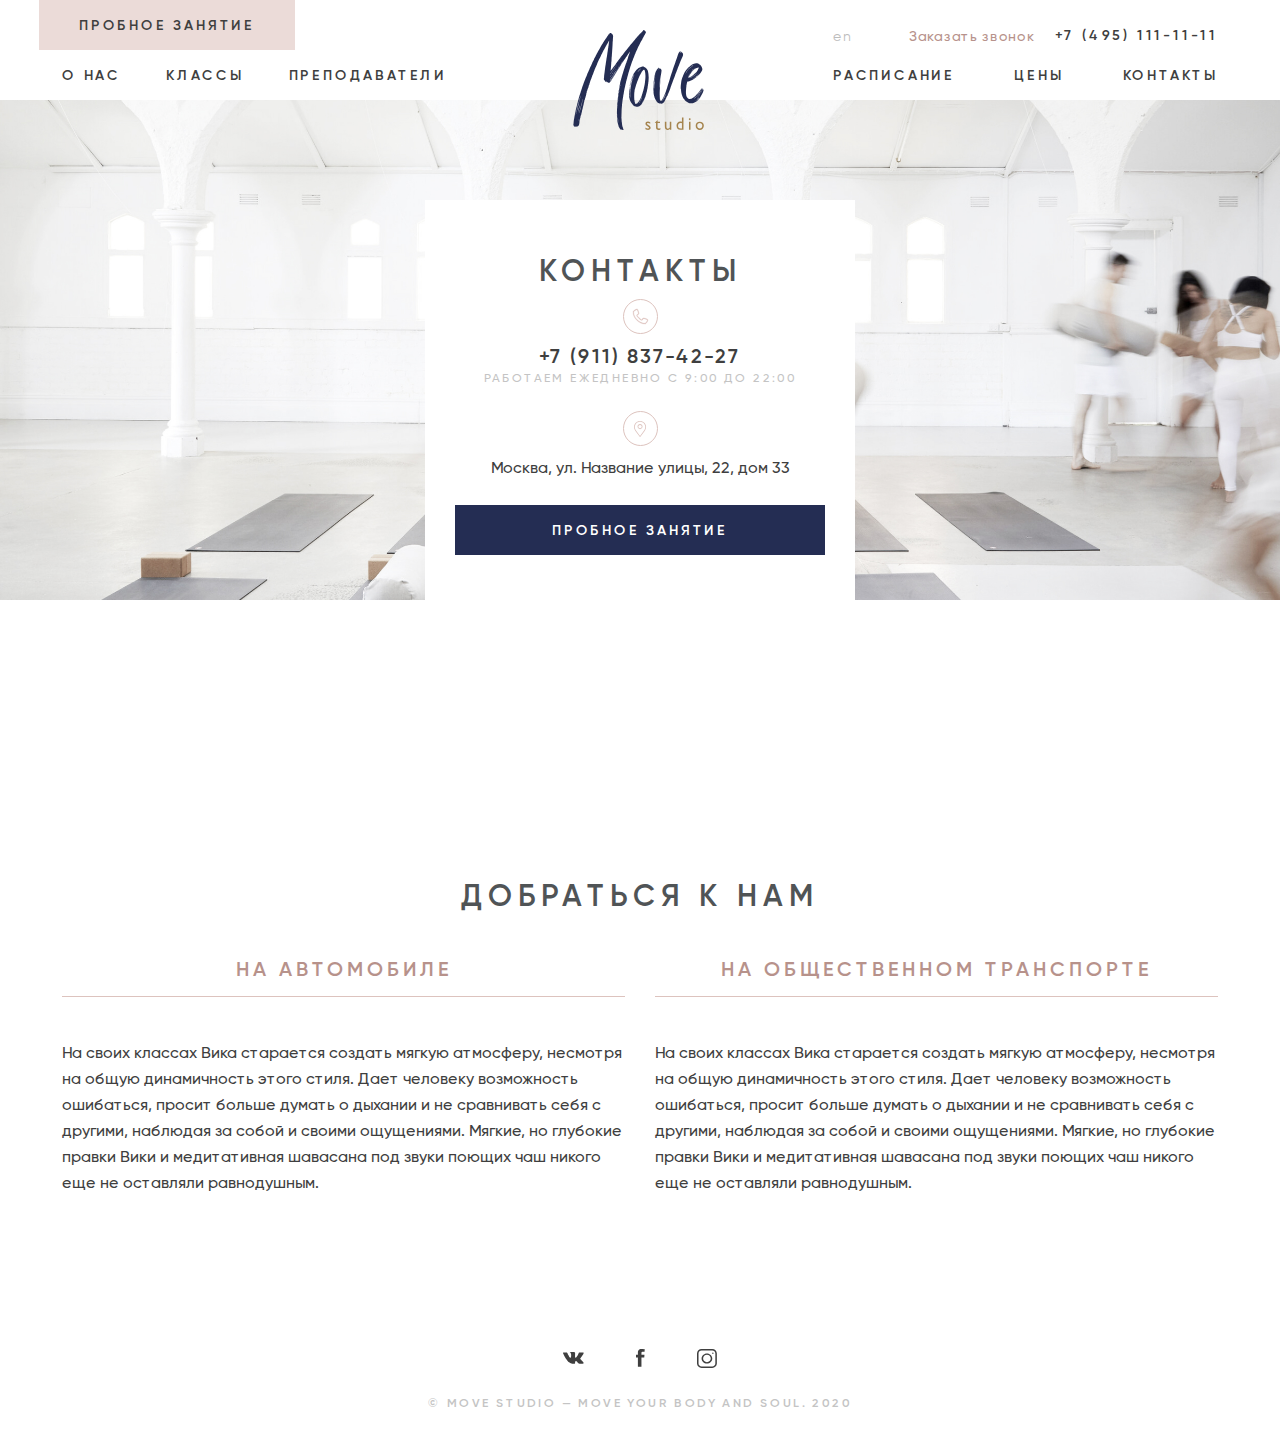
<file: contacts.html>
<!DOCTYPE html>
<html lang="ru">
  <head>
    <meta charset="utf-8">
    <meta name="viewport" content="width=device-width,initial-scale=1">
    <title>Move Studio</title>
    <link rel="icon" href="favicon.ico">
    <link rel="stylesheet" href="js/bootstrap/css/bootstrap.css">
    <link rel="stylesheet" href="css/bootstrap-select.min.css">
    <link rel="stylesheet" href="css/slick.css">
    <link rel="stylesheet" href="js/fancybox/jquery.fancybox.min.css">
    <link rel="stylesheet" href="js/bootstrap-fileinput/css/fileinput.min.css">
    <link rel="stylesheet" href="css/main.css">
    <link rel="stylesheet" href="css/responsive.css">
    <link rel="stylesheet" href="css/animations.css">
  </head>
  <body>
    <div class="over-wrapper">
      <div id="mobile-indicator"></div>
      <div id="sm-indicator"></div>
      <header>
        <div class="container">
          <div class="header-content">
            <div class="header-logo"><a href="#"><img src="images/logo.svg"></a></div>
            <div class="header-top">
              <div class="row">
                <div class="header-col header-col-top-l">
                  <div class="header-register"><a class="btn-order" href="#" data-toggle="modal" data-target="#registerModal">Пробное занятие</a></div>
                </div>
                <div class="header-col header-col-top-r">
                  <div class="header-controls">
                    <div class="row">
                      <div class="header-controls-l">
                        <div class="header-lang">
                          <ul class="lang-selector">
                            <li><a href="#">en</a></li>
                          </ul>
                        </div>
                      </div>
                      <div class="header-controls-r">
                        <div class="header-contacts">
                          <div class="header-button"><a class="btn-inline" href="#" data-toggle="modal" data-target="#callbackModal">Заказать звонок</a></div>
                          <div class="header-phone"><a href="tel: +7 (495) 111-11-11">+7 (495) 111-11-11</a></div>
                        </div>
                      </div>
                    </div>
                  </div>
                </div>
              </div>
            </div>
            <div class="header-bottom">
              <div class="navbar-trigger"><span></span><span></span><span></span></div>
              <div class="navbar-wrapper">
                <div class="row">
                  <div class="header-col navbar-col-l">
                    <ul class="nav navbar-nav">
                      <li data-submenu="#submenuAbout"><a href="#">О&nbsp;нас</a></li>
                      <li data-submenu="#submenuClasses"><a href="#">Классы</a></li>
                      <li><a href="#">Преподаватели</a></li>
                    </ul>
                  </div>
                  <div class="header-col navbar-col-r">
                    <ul class="nav navbar-nav">
                      <li><a href="#">Расписание</a></li>
                      <li><a href="#">Цены</a></li>
                      <li><a href="#">Контакты</a></li>
                    </ul>
                  </div>
                </div>
                <div class="header-contacts header-contacts-mob">
                  <div class="header-button"><a class="btn-inline" href="#" data-toggle="modal" data-target="#callbackModal">Заказать звонок</a></div>
                  <div class="header-phone"><a href="tel: +7 (495) 111-11-11">+7 (495) 111-11-11</a></div>
                </div>
              </div>
            </div>
          </div>
        </div>
        <div class="submenu" id="submenuAbout">
          <div class="container">
            <ul class="classes-menu">
              <li><a href="#">
                  <div class="class-menu-pic"><img src="files/class-menu-1.jpg"></div>
                  <div class="class-menu-descr">
                    <p>О студии</p>
                  </div></a></li>
              <li><a href="#">
                  <div class="class-menu-pic"><img src="files/class-menu-2.jpg"></div>
                  <div class="class-menu-descr">
                    <p>Блог</p>
                  </div></a></li>
              <li><a href="#">
                  <div class="class-menu-pic"><img src="files/class-menu-3.jpg"></div>
                  <div class="class-menu-descr">
                    <p>Видео уроки</p>
                  </div></a></li>
            </ul>
          </div>
        </div>
        <div class="submenu" id="submenuClasses">
          <div class="container">
            <ul class="classes-menu">
              <li><a href="#">
                  <div class="class-menu-pic"><img src="files/class-menu-1.jpg"></div>
                  <div class="class-menu-descr">
                    <p>Женские практики</p>
                  </div></a></li>
              <li><a href="#">
                  <div class="class-menu-pic"><img src="files/class-menu-2.jpg"></div>
                  <div class="class-menu-descr">
                    <p>Инь-йога</p>
                  </div></a></li>
              <li><a href="#">
                  <div class="class-menu-pic"><img src="files/class-menu-3.jpg"></div>
                  <div class="class-menu-descr">
                    <p>Хатха-йога</p>
                  </div></a></li>
              <li><a href="#">
                  <div class="class-menu-pic"><img src="files/class-menu-4.jpg"></div>
                  <div class="class-menu-descr">
                    <p>Дживамукти йога</p>
                  </div></a></li>
            </ul>
          </div>
        </div>
      </header>
      <main>
        <div class="page-wrapper">
          <div class="page-body">
            <!-- Контакты-->
            <div class="section section-contacts section-contacts-inner">
              <div class="section-content">
                <div class="section-content-inner">
                  <div class="container">
                    <div class="contacts-descr">
                      <div class="section-header">
                        <h2>Контакты</h2>
                      </div>
                      <div class="contacts-items">
                        <div class="contacts-item">
                          <div class="contacts-item-pic"><img src="images/ico-contacts-phone.svg"></div>
                          <div class="contacts-item-descr">
                            <div class="contacts-phone"><a href="tel: +7 (911) 837-42-27">+7 (911) 837-42-27</a></div>
                            <div class="contacts-timetable">
                              <p>работаем ежедневно с&nbsp;9:00 до&nbsp;22:00</p>
                            </div>
                          </div>
                        </div>
                        <div class="contacts-item">
                          <div class="contacts-item-pic"><img src="images/ico-contacts-address.svg"></div>
                          <div class="contacts-item-descr">
                            <p>Москва, ул. Название улицы, 22, дом 33</p>
                          </div>
                        </div>
                      </div>
                      <div class="contacts-button"><a class="btn btn-1" href="#" data-toggle="modal" data-target="#registerModal">Пробное занятие</a></div>
                    </div>
                    <div class="contacts-map" id="contactsMap"></div>
                  </div>
                </div>
              </div>
            </div>
            <!-- Контакты END-->
            <div class="section section-route">
              <div class="section-content">
                <div class="section-content-inner">
                  <div class="container">
                    <div class="section-header">
                      <h2>Добраться к&nbsp;нам</h2>
                    </div>
                    <div class="route-wrapper">
                      <div class="row">
                        <div class="col-12 col-md-6">
                          <h2>На&nbsp;автомобиле</h2>
                          <p>На своих классах Вика старается создать мягкую атмосферу, несмотря на общую динамичность этого стиля. Дает человеку возможность ошибаться, просит больше думать о дыхании и не сравнивать себя с другими, наблюдая за собой и своими ощущениями. Мягкие, но глубокие правки Вики и медитативная шавасана под звуки поющих чаш никого еще не оставляли равнодушным.</p>
                        </div>
                        <div class="col-12 col-md-6">
                          <h2>На&nbsp;общественном транспорте</h2>
                          <p>На своих классах Вика старается создать мягкую атмосферу, несмотря на общую динамичность этого стиля. Дает человеку возможность ошибаться, просит больше думать о дыхании и не сравнивать себя с другими, наблюдая за собой и своими ощущениями. Мягкие, но глубокие правки Вики и медитативная шавасана под звуки поющих чаш никого еще не оставляли равнодушным.</p>
                        </div>
                      </div>
                    </div>
                  </div>
                </div>
              </div>
            </div>
          </div>
        </div>
      </main>
      <footer>
        <div class="container">
          <div class="footer-content">
            <div class="footer-soclinks-wrapper">
              <div class="footer-soclinks"><a class="soclink" href="#"><img class="svg-inline" src="images/soclink-vk.svg"></a><a class="soclink" href="#"><img class="svg-inline" src="images/soclink-fb.svg"></a><a class="soclink" href="#"><img class="svg-inline" src="images/soclink-instagram.svg"></a></div>
            </div>
            <div class="footer-copy">
              <p>&copy; Move Studio — Move your body and soul. 2020</p>
            </div>
          </div>
        </div>
      </footer>
      <div class="modal fade form-modal" id="registerModal" tabindex="-1">
        <div class="modal-dialog">
          <div class="modal-content">
            <button class="close" type="button" data-dismiss="modal" aria-label="Close"><img class="svg-inline" src="images/close-modal.svg"></button>
            <div class="modal-content-inner">
              <div class="modal-header">
                <div class="h2">Запись на&nbsp;пробное занятие</div>
              </div>
              <div class="modal-body">
                <div class="modal-form">
                  <form>
                    <input type="hidden" id="register_class" name="register_class">
                    <div class="row">
                      <div class="col-12 col-md-6">
                        <div class="form-group">
                          <label class="placeholder" for="register_name">Ваше имя</label>
                          <input type="text" name="register_name" id="register_name" required>
                        </div>
                      </div>
                      <div class="col-12 col-md-6">
                        <div class="form-group">
                          <label class="placeholder" for="register_phone">Телефон</label>
                          <input class="input-phone" type="text" name="register_phone" id="register_phone" required>
                        </div>
                      </div>
                      <div class="col-12">
                        <div class="form-agree">
                          <p>Нажимая кнопку “Отправить”, Вы даете свое согласие с&nbsp;<a href="#">Политикой Конфиденциальности</a></p>
                        </div>
                      </div>
                      <div class="col-12">
                        <div class="form-footer">
                          <button class="btn btn-1" type="submit">Отправить</button>
                        </div>
                      </div>
                    </div>
                  </form>
                </div>
              </div>
            </div>
          </div>
        </div>
      </div>
      <div class="modal fade form-modal" id="ticketModal" tabindex="-1">
        <div class="modal-dialog">
          <div class="modal-content">
            <button class="close" type="button" data-dismiss="modal" aria-label="Close"><img class="svg-inline" src="images/close-modal.svg"></button>
            <div class="modal-content-inner">
              <div class="modal-header">
                <div class="h2">Заказать абонемент</div>
              </div>
              <div class="modal-body">
                <div class="modal-form">
                  <form>
                    <input type="hidden" id="ticket_class" name="ticket_class">
                    <div class="row">
                      <div class="col-12 col-md-6">
                        <div class="form-group">
                          <label class="placeholder" for="ticket_name">Ваше имя</label>
                          <input type="text" name="ticket_name" id="ticket_name" required>
                        </div>
                      </div>
                      <div class="col-12 col-md-6">
                        <div class="form-group">
                          <label class="placeholder" for="ticket_phone">Телефон</label>
                          <input class="input-phone" type="text" name="ticket_phone" id="ticket_phone" required>
                        </div>
                      </div>
                      <div class="col-12">
                        <div class="form-agree">
                          <p>Нажимая кнопку “Отправить”, Вы даете свое согласие с&nbsp;<a href="#">Политикой Конфиденциальности</a></p>
                        </div>
                      </div>
                      <div class="col-12">
                        <div class="form-footer">
                          <button class="btn btn-1" type="submit">Отправить</button>
                        </div>
                      </div>
                    </div>
                  </form>
                </div>
              </div>
            </div>
          </div>
        </div>
      </div>
      <div class="modal fade form-modal" id="zoomModal" tabindex="-1">
        <div class="modal-dialog">
          <div class="modal-content">
            <button class="close" type="button" data-dismiss="modal" aria-label="Close"><img class="svg-inline" src="images/close-modal.svg"></button>
            <div class="modal-content-inner">
              <div class="modal-header">
                <div class="h2">Заказать абонемент</div>
              </div>
              <div class="modal-body">
                <div class="modal-form">
                  <form>
                    <input type="hidden" id="zoom_class" name="zoom_class">
                    <div class="row">
                      <div class="col-12 col-md-6">
                        <div class="form-group">
                          <label class="placeholder" for="zoom_name">Ваше имя</label>
                          <input type="text" name="zoom_name" id="zoom_name" required>
                        </div>
                      </div>
                      <div class="col-12 col-md-6">
                        <div class="form-group">
                          <label class="placeholder" for="zoom_phone">Телефон</label>
                          <input class="input-phone" type="text" name="zoom_phone" id="zoom_phone" required>
                        </div>
                      </div>
                      <div class="col-12">
                        <div class="form-agree">
                          <p>Нажимая кнопку “Отправить”, Вы даете свое согласие с&nbsp;<a href="#">Политикой Конфиденциальности</a></p>
                        </div>
                      </div>
                      <div class="col-12">
                        <div class="form-footer">
                          <button class="btn btn-1" type="submit">Отправить</button>
                        </div>
                      </div>
                    </div>
                  </form>
                </div>
              </div>
            </div>
          </div>
        </div>
      </div>
      <div class="modal fade form-modal" id="callbackModal" tabindex="-1">
        <div class="modal-dialog">
          <div class="modal-content">
            <button class="close" type="button" data-dismiss="modal" aria-label="Close"><img class="svg-inline" src="images/close-modal.svg"></button>
            <div class="modal-content-inner">
              <div class="modal-header">
                <div class="h2">Заказ обратного звонка</div>
              </div>
              <div class="modal-body">
                <div class="modal-form">
                  <form>
                    <div class="row">
                      <div class="col-12 col-md-6">
                        <div class="form-group">
                          <label class="placeholder" for="callback_name">Ваше имя</label>
                          <input type="text" name="callback_name" id="callback_name" required>
                        </div>
                      </div>
                      <div class="col-12 col-md-6">
                        <div class="form-group">
                          <label class="placeholder" for="callback_phone">Телефон</label>
                          <input class="input-phone" type="text" name="callback_phone" id="callback_phone" required>
                        </div>
                      </div>
                      <div class="col-12">
                        <div class="form-agree">
                          <p>Нажимая кнопку “Отправить”, Вы даете свое согласие с&nbsp;<a href="#">Политикой Конфиденциальности</a></p>
                        </div>
                      </div>
                      <div class="col-12">
                        <div class="form-footer">
                          <button class="btn btn-1" type="submit">Отправить</button>
                        </div>
                      </div>
                    </div>
                  </form>
                </div>
              </div>
            </div>
          </div>
        </div>
      </div>
      <div class="modal fade success-modal" id="successModal" tabindex="-1">
        <div class="modal-dialog">
          <div class="modal-content">
            <button class="close" type="button" data-dismiss="modal" aria-label="Close"><img class="svg-inline" src="images/close-modal.svg"></button>
            <div class="modal-header">
              <div class="h2"><span>Ваша заявка успешно принята!</span></div>
            </div>
            <div class="modal-body">
              <div class="text">
                <p>Перезвоним в течение 15 минут</p>
              </div>
              <div class="success-modal-button">
                <button class="btn btn-1" type="button" data-dismiss="modal" aria-label="Close">Закрыть</button>
              </div>
            </div>
          </div>
        </div>
      </div>
      <script src="js/jquery-3.3.1.min.js"></script>
      <script src="js/bootstrap/js/bootstrap.bundle.min.js"></script>
      <script src="js/bootstrap-select.min.js"></script>
      <script src="js/jquery.validate.min.js"></script>
      <script src="js/additional-methods.min.js"></script>
      <script src="js/jquery.maskedinput.min.js"></script>
      <script src="js/wNumb.min.js"></script>
      <script src="js/slick.min.js"></script>
      <script src="js/fancybox/jquery.fancybox.min.js"></script>
      <script src="js/greensock/TweenMax.min.js"></script>
      <script src="js/greensock/plugins/CSSRulePlugin.min.js"></script>
      <script src="js/greensock/plugins/ScrollToPlugin.min.js"></script>
      <script src="js/iscroll-probe.js"></script>
      <script src="js/scrollmagic/ScrollMagic.min.js"></script>
      <script src="js/scrollmagic/plugins/animation.gsap.min.js"></script>
      <script src="js/jquery.mousewheel.js"></script>
      <script src="js/bootstrap-fileinput/js/fileinput.min.js"></script>
      <script src="https://api-maps.yandex.ru/2.1/?lang=ru_RU"></script>
      <script src="js/main.js"></script>
      <script src="js/animations.js"></script>
    </div>
  </body>
</html>
</file>
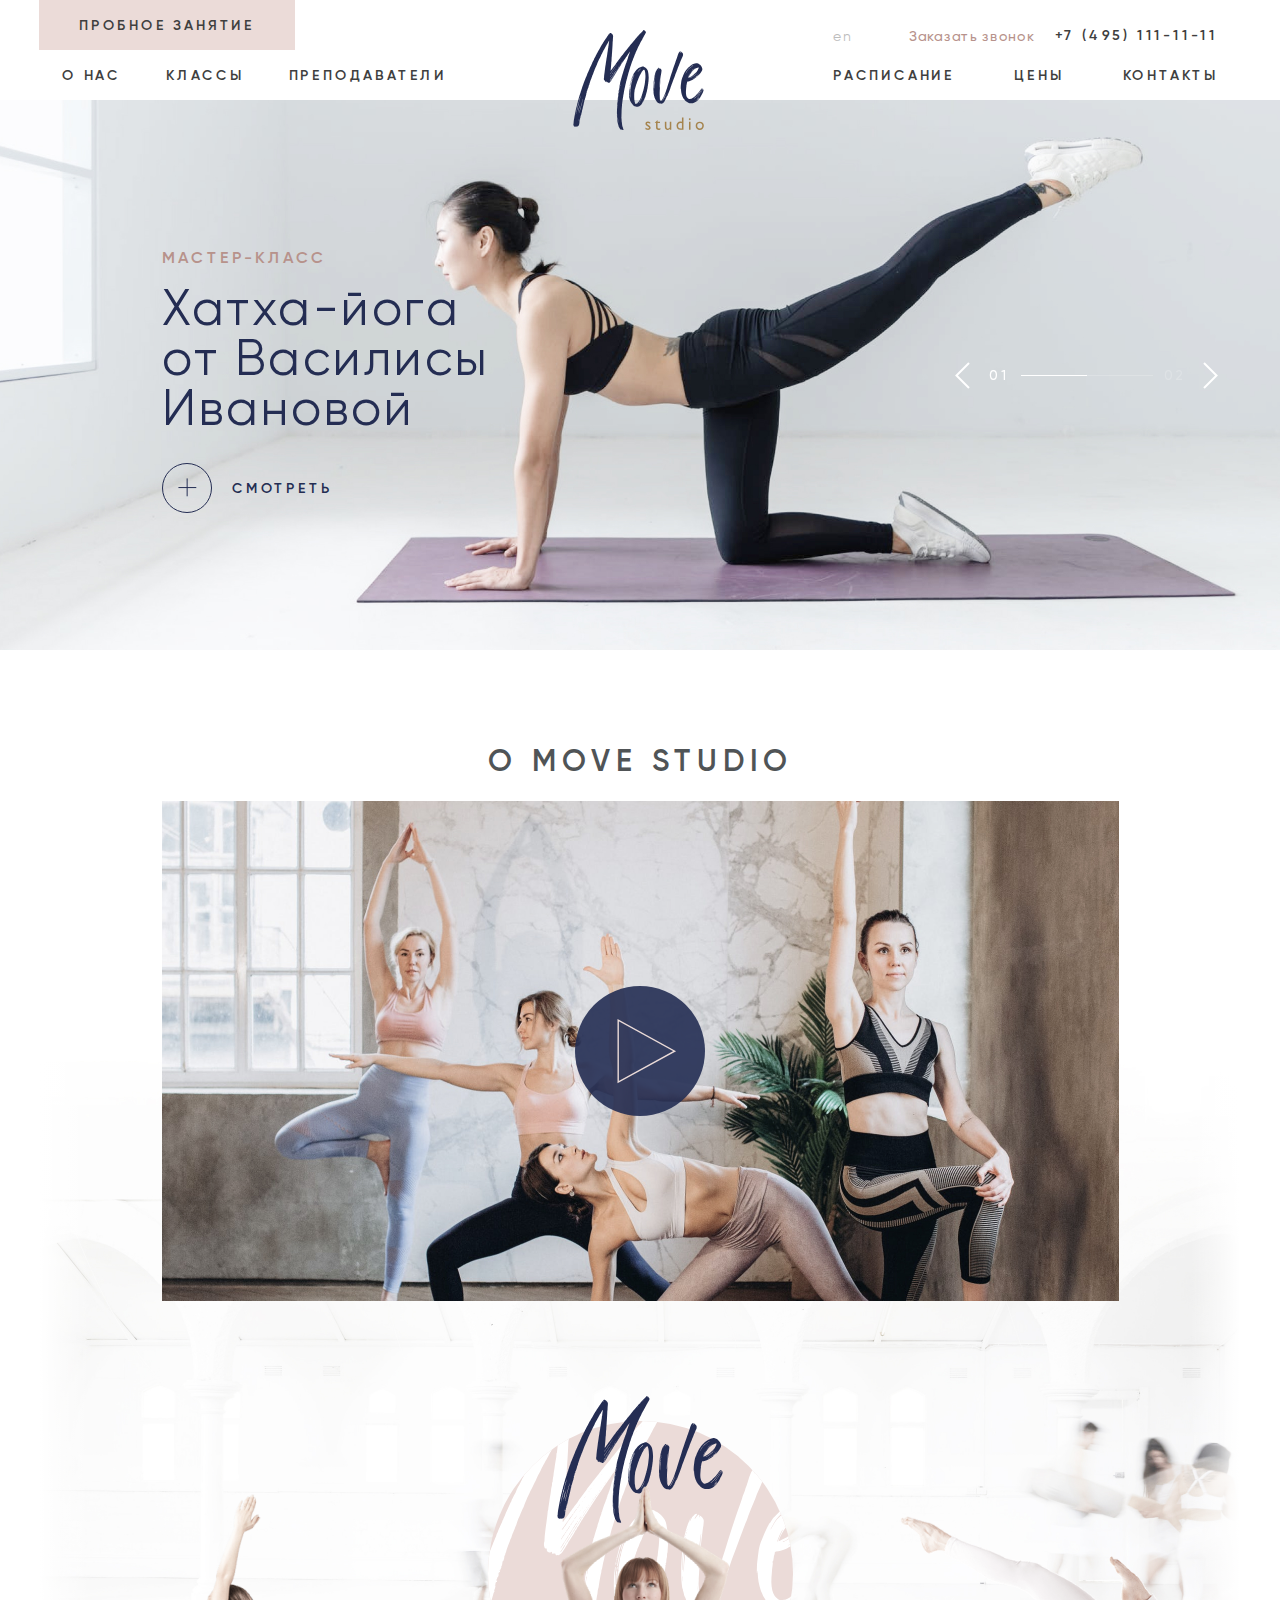
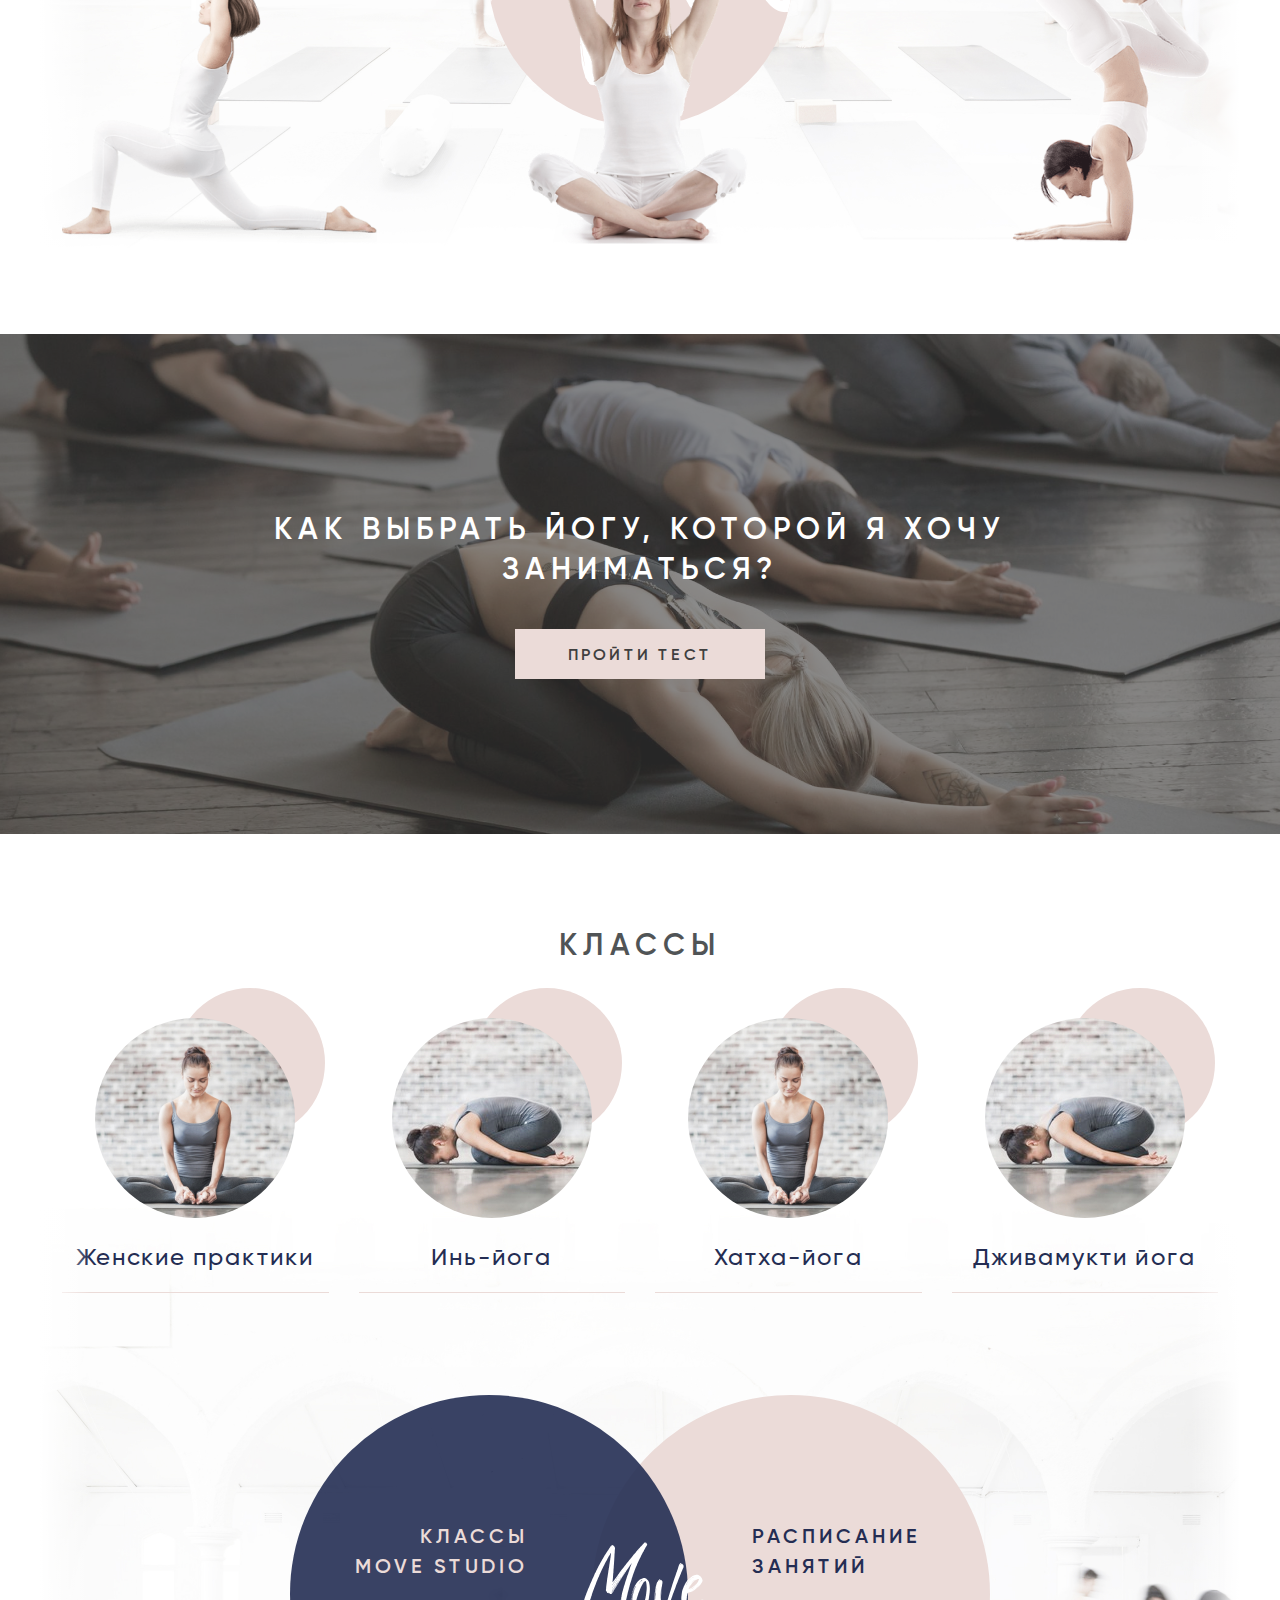
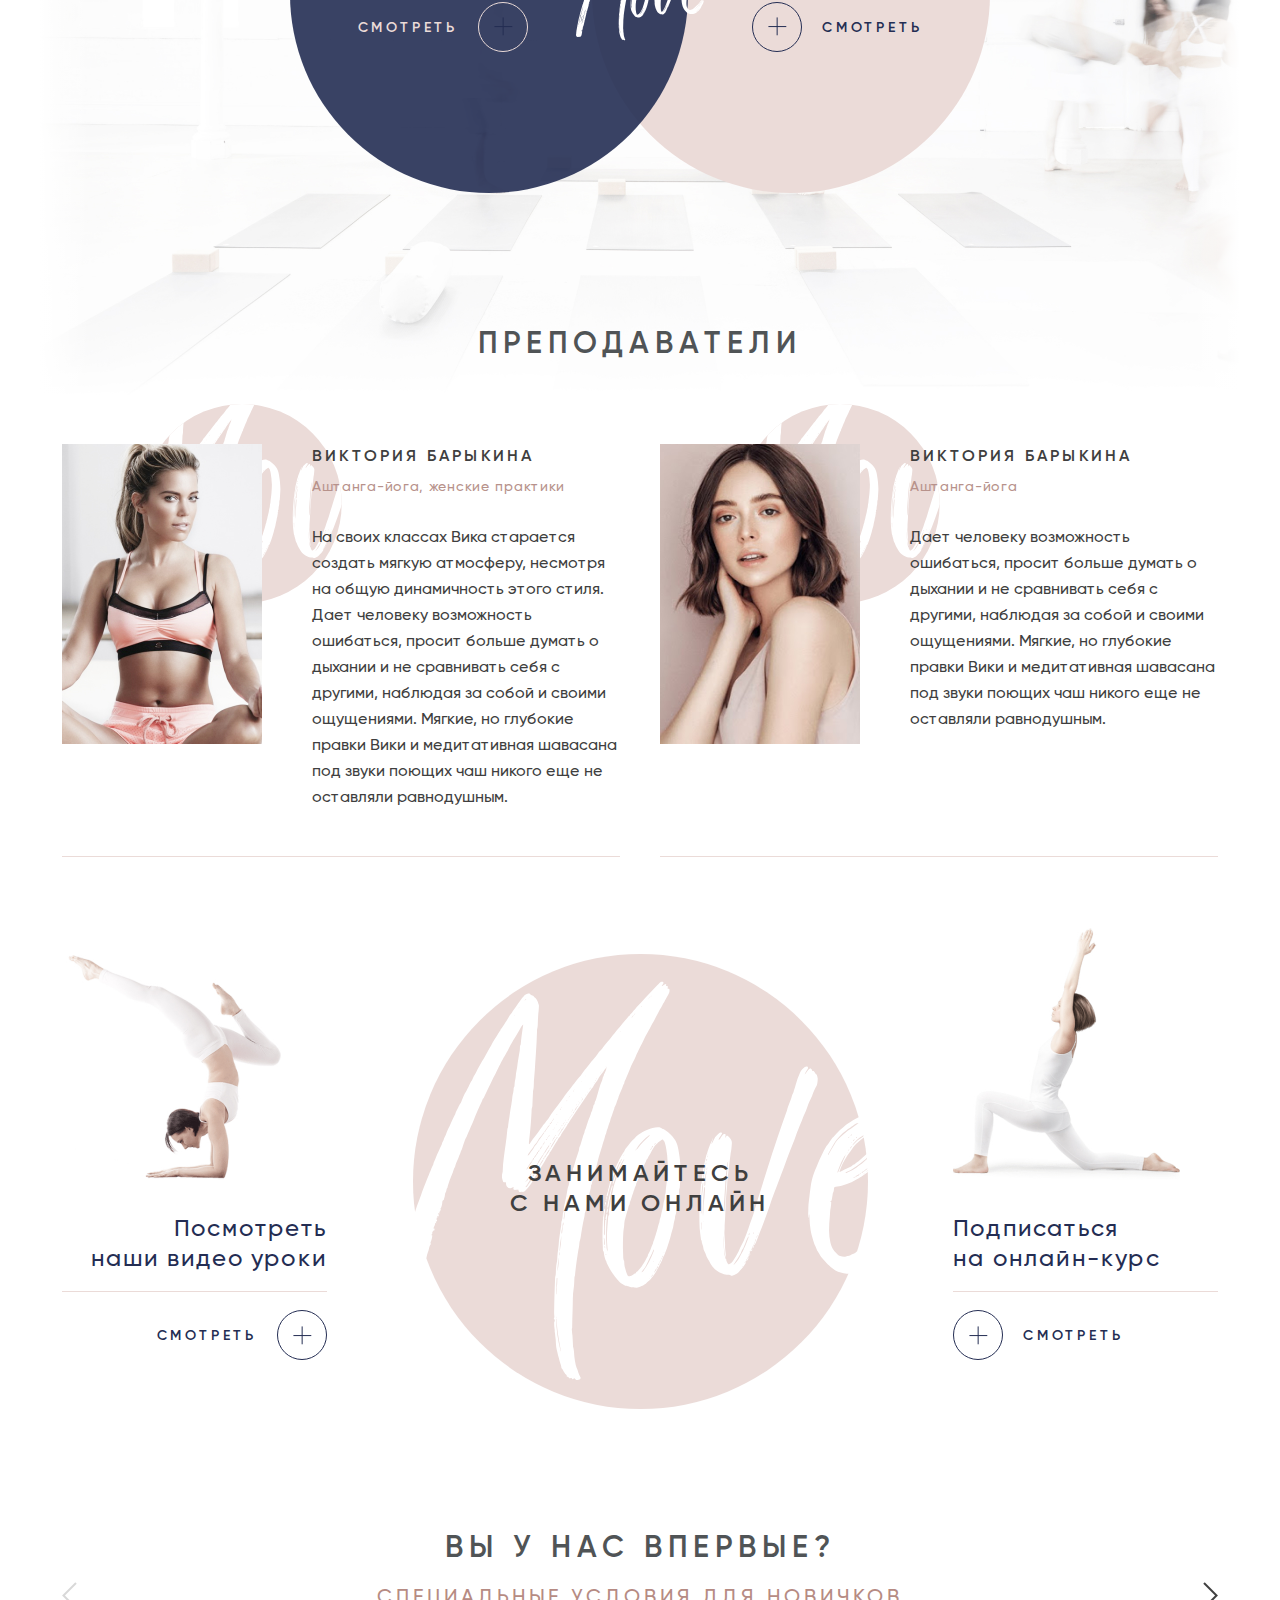
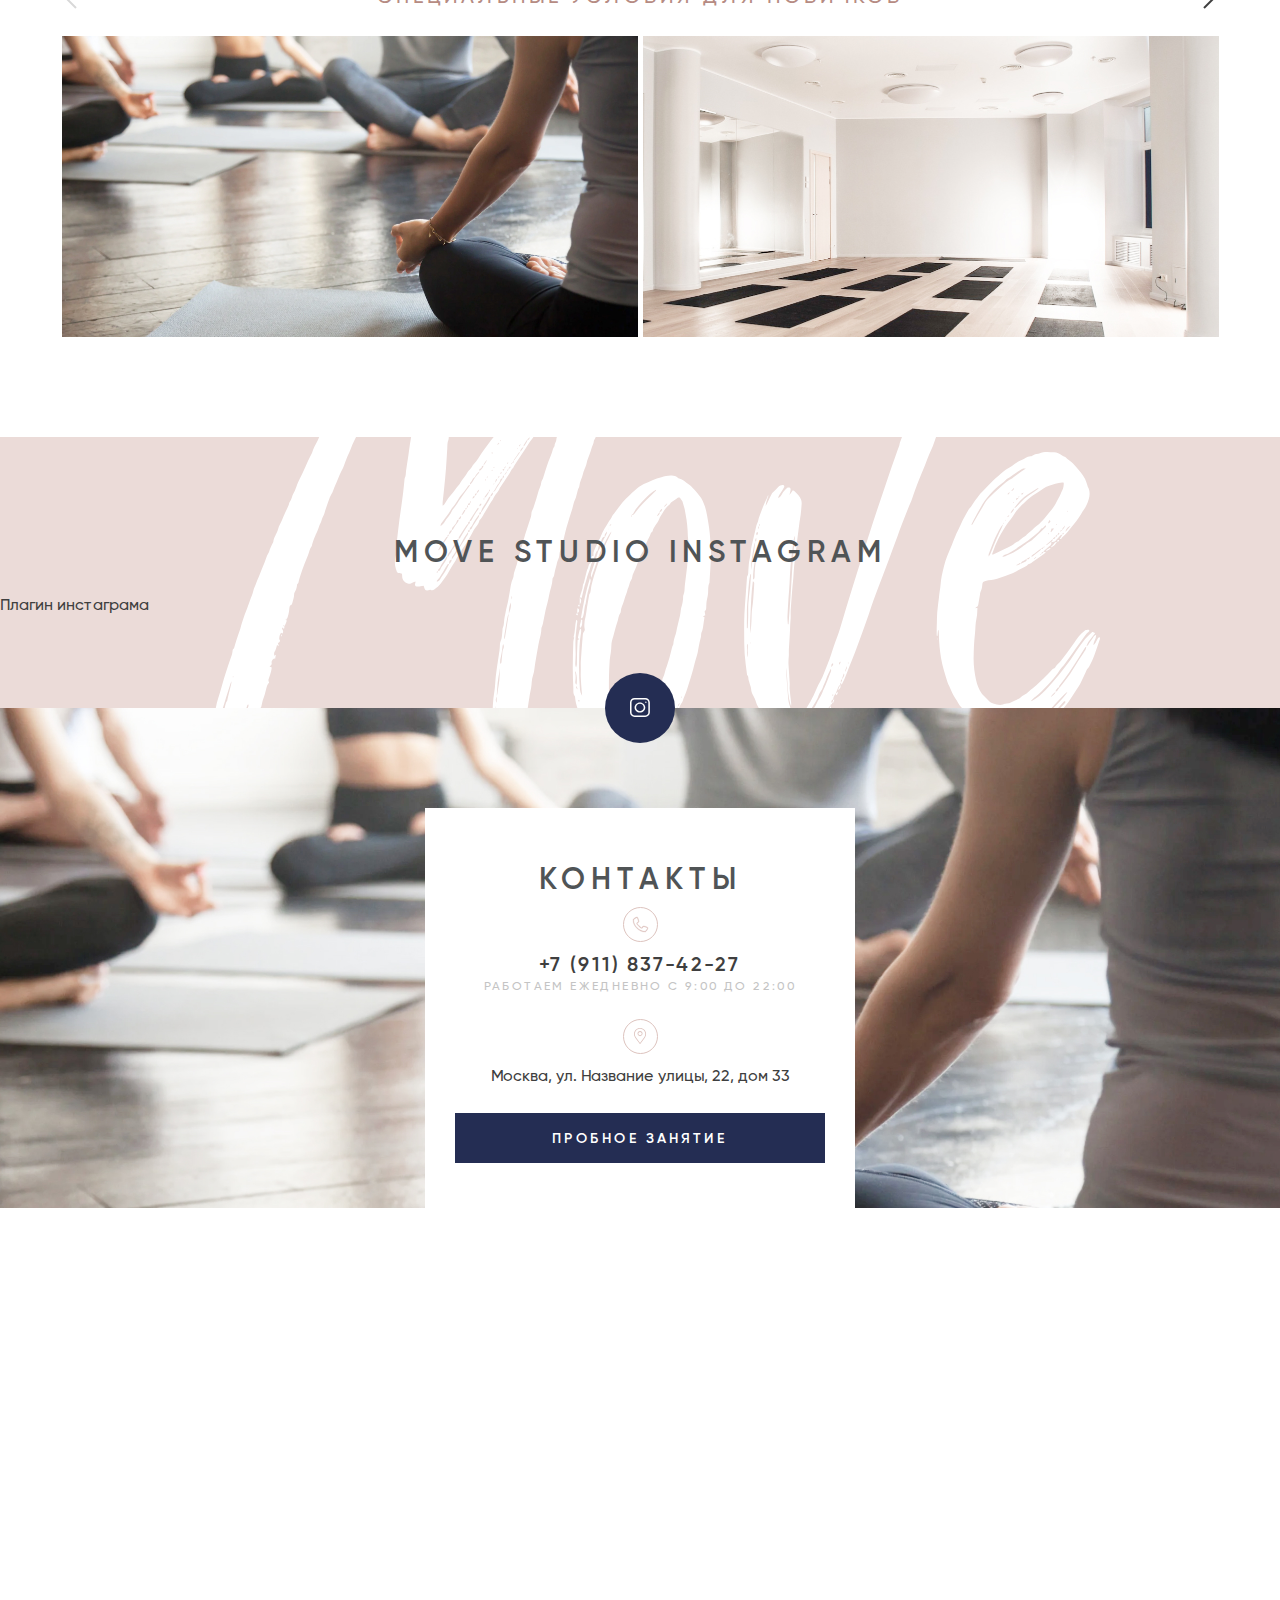
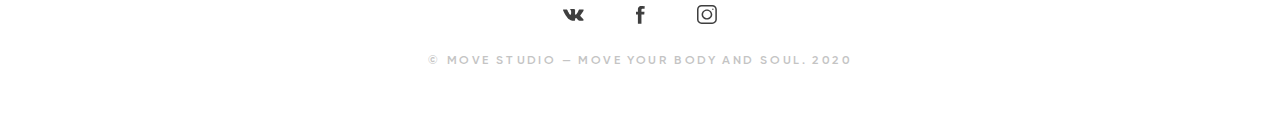
<file: home.html>
<!DOCTYPE html>
<html lang="ru">
  <head>
    <meta charset="utf-8">
    <meta name="viewport" content="width=device-width,initial-scale=1">
    <title>Move Studio</title>
    <link rel="icon" href="favicon.ico">
    <link rel="stylesheet" href="js/bootstrap/css/bootstrap.css">
    <link rel="stylesheet" href="css/bootstrap-select.min.css">
    <link rel="stylesheet" href="css/slick.css">
    <link rel="stylesheet" href="js/fancybox/jquery.fancybox.min.css">
    <link rel="stylesheet" href="js/bootstrap-fileinput/css/fileinput.min.css">
    <link rel="stylesheet" href="css/main.css">
    <link rel="stylesheet" href="css/responsive.css">
    <link rel="stylesheet" href="css/animations.css">
  </head>
  <body>
    <div class="over-wrapper">
      <div id="mobile-indicator"></div>
      <div id="sm-indicator"></div>
      <header>
        <div class="container">
          <div class="header-content">
            <div class="header-logo"><a href="#"><img src="images/logo.svg"></a></div>
            <div class="header-top">
              <div class="row">
                <div class="header-col header-col-top-l">
                  <div class="header-register"><a class="btn-order" href="#" data-toggle="modal" data-target="#registerModal">Пробное занятие</a></div>
                </div>
                <div class="header-col header-col-top-r">
                  <div class="header-controls">
                    <div class="row">
                      <div class="header-controls-l">
                        <div class="header-lang">
                          <ul class="lang-selector">
                            <li><a href="#">en</a></li>
                          </ul>
                        </div>
                      </div>
                      <div class="header-controls-r">
                        <div class="header-contacts">
                          <div class="header-button"><a class="btn-inline" href="#" data-toggle="modal" data-target="#callbackModal">Заказать звонок</a></div>
                          <div class="header-phone"><a href="tel: +7 (495) 111-11-11">+7 (495) 111-11-11</a></div>
                        </div>
                      </div>
                    </div>
                  </div>
                </div>
              </div>
            </div>
            <div class="header-bottom">
              <div class="navbar-trigger"><span></span><span></span><span></span></div>
              <div class="navbar-wrapper">
                <div class="row">
                  <div class="header-col navbar-col-l">
                    <ul class="nav navbar-nav">
                      <li data-submenu="#submenuAbout"><a href="#">О&nbsp;нас</a></li>
                      <li data-submenu="#submenuClasses"><a href="#">Классы</a></li>
                      <li><a href="#">Преподаватели</a></li>
                    </ul>
                  </div>
                  <div class="header-col navbar-col-r">
                    <ul class="nav navbar-nav">
                      <li><a href="#">Расписание</a></li>
                      <li><a href="#">Цены</a></li>
                      <li><a href="#">Контакты</a></li>
                    </ul>
                  </div>
                </div>
                <div class="header-contacts header-contacts-mob">
                  <div class="header-button"><a class="btn-inline" href="#" data-toggle="modal" data-target="#callbackModal">Заказать звонок</a></div>
                  <div class="header-phone"><a href="tel: +7 (495) 111-11-11">+7 (495) 111-11-11</a></div>
                </div>
              </div>
            </div>
          </div>
        </div>
        <div class="submenu" id="submenuAbout">
          <div class="container">
            <ul class="classes-menu">
              <li><a href="#">
                  <div class="class-menu-pic"><img src="files/class-menu-1.jpg"></div>
                  <div class="class-menu-descr">
                    <p>О студии</p>
                  </div></a></li>
              <li><a href="#">
                  <div class="class-menu-pic"><img src="files/class-menu-2.jpg"></div>
                  <div class="class-menu-descr">
                    <p>Блог</p>
                  </div></a></li>
              <li><a href="#">
                  <div class="class-menu-pic"><img src="files/class-menu-3.jpg"></div>
                  <div class="class-menu-descr">
                    <p>Видео уроки</p>
                  </div></a></li>
            </ul>
          </div>
        </div>
        <div class="submenu" id="submenuClasses">
          <div class="container">
            <ul class="classes-menu">
              <li><a href="#">
                  <div class="class-menu-pic"><img src="files/class-menu-1.jpg"></div>
                  <div class="class-menu-descr">
                    <p>Женские практики</p>
                  </div></a></li>
              <li><a href="#">
                  <div class="class-menu-pic"><img src="files/class-menu-2.jpg"></div>
                  <div class="class-menu-descr">
                    <p>Инь-йога</p>
                  </div></a></li>
              <li><a href="#">
                  <div class="class-menu-pic"><img src="files/class-menu-3.jpg"></div>
                  <div class="class-menu-descr">
                    <p>Хатха-йога</p>
                  </div></a></li>
              <li><a href="#">
                  <div class="class-menu-pic"><img src="files/class-menu-4.jpg"></div>
                  <div class="class-menu-descr">
                    <p>Дживамукти йога</p>
                  </div></a></li>
            </ul>
          </div>
        </div>
      </header>
      <main>
        <div class="page-wrapper">
          <!-- Main slider-->
          <div class="slider-wrapper main-slider-wrapper">
            <div class="main-slider slider-countable">
              <div class="slide">
                <div class="main-slide" style="background-image: url(files/main-slide-1.jpg);">
                  <div class="container">
                    <div class="slide-descr">
                      <div class="sup-ttl">Мастер-класс</div>
                      <h2>Хатха-йога от&nbsp;Василисы Ивановой</h2>
                      <div class="watch-link-wrapper"><a class="watch-link" href="#">
                          <div class="watch-link-ico"><img class="svg-inline" src="images/ico-timetable-link.svg"></div><span>Смотреть</span></a></div>
                    </div>
                  </div>
                </div>
              </div>
              <div class="slide">
                <div class="main-slide" style="background-image: url(files/main-slide-2.jpg);">
                  <div class="container">
                    <div class="slide-descr">
                      <div class="sup-ttl">Мастер-класс</div>
                      <h2>Второй слайд</h2>
                      <div class="watch-link-wrapper"><a class="watch-link" href="#">
                          <div class="watch-link-ico"><img class="svg-inline" src="images/ico-timetable-link.svg"></div><span>Смотреть</span></a></div>
                    </div>
                  </div>
                </div>
              </div>
            </div>
          </div>
          <!-- Main slider END-->
          <div class="page-body page-body-home">
            <!-- О Move Studio-->
            <div class="section section-home section-about">
              <div class="container">
                <div class="section-content">
                  <div class="section-content-inner">
                    <div class="section-header">
                      <h2>О&nbsp;Move Studio</h2>
                    </div>
                    <div class="video-tmb video-tmb-big"><a class="video-tmb-pic" href="https://www.youtube.com/watch?v=_sI_Ps7JSEk" data-fancybox="video_gal"><img src="files/video-poster-about.jpg">
                        <div class="play-button"></div></a></div>
                  </div>
                </div>
              </div>
            </div>
            <!-- О Move Studio END-->
            <!-- Move-->
            <div class="section section-home section-move">
              <div class="container">
                <div class="section-content">
                  <div class="section-content-inner">
                    <div class="move-wrapper">
                      <div class="move-pics">
                        <div class="move-col">
                          <div class="move-pic move-pic-1"><img src="images/move-1.png"></div>
                        </div>
                        <div class="move-col">
                          <div class="move-circle"><img src="images/move-circle.svg"></div>
                          <div class="move-logo"><img src="images/move-logo.svg"></div>
                          <div class="move-pic move-pic-2"><img src="images/move-2.png"></div>
                        </div>
                        <div class="move-col">
                          <div class="move-pic move-pic-3"><img src="images/move-3.png"></div>
                        </div>
                      </div>
                    </div>
                  </div>
                </div>
              </div>
            </div>
            <!-- Move END-->
            <!-- Квиз-->
            <div class="section section-home section-poll">
              <div class="section-content">
                <div class="section-content-inner">
                  <div class="container">
                    <div class="row">
                      <div class="col-12 col-xl-8 offset-xl-2">
                        <div class="poll-wrapper">
                          <div class="poll-intro">
                            <h3>Как выбрать йогу, которой я хочу заниматься?</h3>
                            <div class="poll-intro-button">
                              <div class="btn btn-2">Пройти тест</div>
                            </div>
                          </div>
                          <form class="form-alt poll-form" id="pollForm">
                            <div class="poll-form-step">
                              <div class="poll-step-content">
                                <div class="poll-step-content-inner">
                                  <div class="poll-step-num"><span class="cur">01</span> <span class="sep">/</span> <span class="total">08</span></div>
                                  <div class="poll-question">
                                    <div class="h3">Первый вопрос, чекбоксы</div>
                                    <div class="form-checkboxes">
                                      <div class="row">
                                        <div class="col">
                                          <div class="form-checkbox">
                                            <input id="poll_1_1" type="checkbox" name="poll_1_1">
                                            <label for="poll_1_1">Вариант ответа 1</label>
                                          </div>
                                        </div>
                                        <div class="col">
                                          <div class="form-checkbox">
                                            <input id="poll_1_2" type="checkbox" name="poll_1_2">
                                            <label for="poll_1_2">Вариант ответа 2 с очень длинным вопросом</label>
                                          </div>
                                        </div>
                                        <div class="col">
                                          <div class="form-checkbox">
                                            <input id="poll_1_3" type="checkbox" name="poll_1_3">
                                            <label for="poll_1_3">В&nbsp;разработке (продукт не&nbsp;готов к&nbsp;продажам)</label>
                                          </div>
                                        </div>
                                        <div class="col">
                                          <div class="form-checkbox">
                                            <input id="poll_1_4" type="checkbox" name="poll_1_4">
                                            <label for="poll_1_4">Минимальная версия продукта (MVP) готова, продажи не&nbsp;начаты</label>
                                          </div>
                                        </div>
                                        <div class="col">
                                          <div class="form-checkbox-text">
                                            <div class="form-checkbox">
                                              <input id="poll_1_5" type="checkbox" name="poll_1_5" value="other">
                                              <label for="poll_1_5">Другое</label>
                                            </div>
                                            <div class="form-text">
                                              <div class="form-group form-group-alt form-group-other">
                                                <label class="placeholder" for="poll_5_text">Введите значение</label>
                                                <input type="text" name="poll_5_text" id="poll_5_text">
                                              </div>
                                            </div>
                                          </div>
                                        </div>
                                      </div>
                                    </div>
                                  </div>
                                  <div class="poll-form-nav">
                                    <div class="btn btn-2 btn-forward"><span>Далее</span></div>
                                  </div>
                                </div>
                              </div>
                            </div>
                            <div class="poll-form-step">
                              <div class="poll-step-content">
                                <div class="poll-step-content-inner">
                                  <div class="poll-step-num"><span class="cur">02</span> <span class="sep">/</span> <span class="total">08</span></div>
                                  <div class="poll-question">
                                    <div class="h3">Второй вопрос, обязательные чекбоксы</div>
                                    <div class="form-checkboxes form-checkboxes-required">
                                      <div class="row">
                                        <div class="col">
                                          <div class="form-checkbox">
                                            <input id="poll_2_1" type="checkbox" name="poll_2_1">
                                            <label for="poll_2_1">Вариант ответа 1</label>
                                          </div>
                                        </div>
                                        <div class="col">
                                          <div class="form-checkbox">
                                            <input id="poll_2_2" type="checkbox" name="poll_2_2">
                                            <label for="poll_2_2">Вариант ответа 2 с очень длинным вопросом</label>
                                          </div>
                                        </div>
                                        <div class="col">
                                          <div class="form-checkbox">
                                            <input id="poll_2_3" type="checkbox" name="poll_2_3">
                                            <label for="poll_2_3">В&nbsp;разработке (продукт не&nbsp;готов к&nbsp;продажам)</label>
                                          </div>
                                        </div>
                                        <div class="col">
                                          <div class="form-checkbox">
                                            <input id="poll_2_4" type="checkbox" name="poll_2_4">
                                            <label for="poll_2_4">Минимальная версия продукта (MVP) готова, продажи не&nbsp;начаты</label>
                                          </div>
                                        </div>
                                        <div class="col">
                                          <div class="form-checkbox-text">
                                            <div class="form-checkbox">
                                              <input id="poll_2_5" type="checkbox" name="poll_2_5" value="other">
                                              <label for="poll_2_5">Другое</label>
                                            </div>
                                            <div class="form-text">
                                              <div class="form-group form-group-alt form-group-other">
                                                <label class="placeholder" for="poll_5_text">Введите значение</label>
                                                <input type="text" name="poll_5_text" id="poll_5_text">
                                              </div>
                                            </div>
                                          </div>
                                        </div>
                                      </div>
                                    </div>
                                  </div>
                                  <div class="poll-form-nav">
                                    <div class="btn btn-3 btn-back"><span>Назад</span></div>
                                    <div class="btn btn-2 btn-forward"><span>Далее</span></div>
                                  </div>
                                </div>
                              </div>
                            </div>
                            <div class="poll-form-step">
                              <div class="poll-step-content">
                                <div class="poll-step-content-inner">
                                  <div class="poll-step-num"><span class="cur">03</span> <span class="sep">/</span> <span class="total">08</span></div>
                                  <div class="poll-question">
                                    <div class="h3">Первый вопрос, радиокнопки</div>
                                    <div class="form-radios">
                                      <div class="row">
                                        <div class="col">
                                          <div class="form-radio">
                                            <input id="poll_3_1" type="radio" name="poll_3" checked>
                                            <label for="poll_3_1">Вариант ответа 1</label>
                                          </div>
                                        </div>
                                        <div class="col">
                                          <div class="form-radio">
                                            <input id="poll_3_2" type="radio" name="poll_3">
                                            <label for="poll_3_2">Вариант ответа 2 с очень длинным вопросом</label>
                                          </div>
                                        </div>
                                        <div class="col">
                                          <div class="form-radio">
                                            <input id="poll_3_3" type="radio" name="poll_3">
                                            <label for="poll_3_3">В&nbsp;разработке (продукт не&nbsp;готов к&nbsp;продажам)</label>
                                          </div>
                                        </div>
                                        <div class="col">
                                          <div class="form-radio">
                                            <input id="poll_3_4" type="radio" name="poll_3">
                                            <label for="poll_3_4">Минимальная версия продукта (MVP) готова, продажи не&nbsp;начаты</label>
                                          </div>
                                        </div>
                                        <div class="col">
                                          <div class="form-radio-text">
                                            <div class="form-radio">
                                              <input id="poll_3_5" type="radio" name="poll_3" value="other">
                                              <label for="poll_3_5">Другое</label>
                                            </div>
                                            <div class="form-text">
                                              <div class="form-group form-group-alt form-group-other">
                                                <label class="placeholder" for="poll_5_text">Введите значение</label>
                                                <input type="text" name="poll_5_text" id="poll_5_text">
                                              </div>
                                            </div>
                                          </div>
                                        </div>
                                      </div>
                                    </div>
                                  </div>
                                  <div class="poll-form-nav">
                                    <div class="btn btn-3 btn-back"><span>Назад</span></div>
                                    <div class="btn btn-2 btn-forward"><span>Далее</span></div>
                                  </div>
                                </div>
                              </div>
                            </div>
                            <div class="poll-form-step">
                              <div class="poll-step-content">
                                <div class="poll-step-content-inner">
                                  <div class="poll-step-num"><span class="cur">04</span> <span class="sep">/</span> <span class="total">08</span></div>
                                  <div class="poll-question">
                                    <div class="h3">Второй вопрос, обязательные радиокнопки</div>
                                    <div class="form-radios form-radios-required">
                                      <div class="row">
                                        <div class="col">
                                          <div class="form-radio">
                                            <input id="poll_4_1" type="radio" name="poll_4" checked>
                                            <label for="poll_4_1">Вариант ответа 1</label>
                                          </div>
                                        </div>
                                        <div class="col">
                                          <div class="form-radio">
                                            <input id="poll_4_2" type="radio" name="poll_4">
                                            <label for="poll_4_2">Вариант ответа 2 с очень длинным вопросом</label>
                                          </div>
                                        </div>
                                        <div class="col">
                                          <div class="form-radio">
                                            <input id="poll_4_3" type="radio" name="poll_4">
                                            <label for="poll_4_3">В&nbsp;разработке (продукт не&nbsp;готов к&nbsp;продажам)</label>
                                          </div>
                                        </div>
                                        <div class="col">
                                          <div class="form-radio">
                                            <input id="poll_4_4" type="radio" name="poll_4">
                                            <label for="poll_4_4">Минимальная версия продукта (MVP) готова, продажи не&nbsp;начаты</label>
                                          </div>
                                        </div>
                                        <div class="col">
                                          <div class="form-radio-text">
                                            <div class="form-radio">
                                              <input id="poll_4_5" type="radio" name="poll_4" value="other">
                                              <label for="poll_4_5">Другое</label>
                                            </div>
                                            <div class="form-text">
                                              <div class="form-group form-group-alt form-group-other">
                                                <label class="placeholder" for="poll_5_text">Введите значение</label>
                                                <input type="text" name="poll_5_text" id="poll_5_text">
                                              </div>
                                            </div>
                                          </div>
                                        </div>
                                      </div>
                                    </div>
                                  </div>
                                  <div class="poll-form-nav">
                                    <div class="btn btn-3 btn-back"><span>Назад</span></div>
                                    <div class="btn btn-2 btn-forward"><span>Далее</span></div>
                                  </div>
                                </div>
                              </div>
                            </div>
                            <div class="poll-form-step">
                              <div class="poll-step-content">
                                <div class="poll-step-content-inner">
                                  <div class="poll-step-num"><span class="cur">06</span> <span class="sep">/</span> <span class="total">08</span></div>
                                  <div class="poll-question">
                                    <div class="h3">Текстовое поле</div>
                                    <div class="row row-center">
                                      <div class="col">
                                        <div class="form-group form-group-alt">
                                          <label class="placeholder" for="poll_text_1">Введите значение</label>
                                          <input id="poll_text_1" type="text" name="poll_text_1" required>
                                        </div>
                                      </div>
                                    </div>
                                  </div>
                                  <div class="poll-form-nav">
                                    <div class="btn btn-3 btn-back"><span>Назад</span></div>
                                    <div class="btn btn-2 btn-forward"><span>Далее</span></div>
                                  </div>
                                </div>
                              </div>
                            </div>
                            <div class="poll-form-step">
                              <div class="poll-step-content">
                                <div class="poll-step-content-inner">
                                  <div class="poll-step-num"><span class="cur">07</span> <span class="sep">/</span> <span class="total">08</span></div>
                                  <div class="poll-question">
                                    <div class="h3">Сообщение</div>
                                    <div class="row row-center">
                                      <div class="col">
                                        <div class="form-group form-group-alt">
                                          <label class="placeholder" for="poll_text_2">Введите значение</label>
                                          <textarea class="textarea-autogrow" id="poll_text_2" name="poll_text_2" rows="1" required></textarea>
                                        </div>
                                      </div>
                                    </div>
                                  </div>
                                  <div class="poll-form-nav">
                                    <div class="btn btn-3 btn-back"><span>Назад</span></div>
                                    <div class="btn btn-2 btn-forward"><span>Далее</span></div>
                                  </div>
                                </div>
                              </div>
                            </div>
                            <div class="poll-form-step last">
                              <div class="poll-step-content">
                                <div class="poll-step-content-inner">
                                  <div class="poll-step-num"><span class="cur">08</span> <span class="sep">/</span> <span class="total">08</span></div>
                                  <div class="poll-question">
                                    <div class="h3 h3-alt">Заполните форму</div>
                                    <div class="row">
                                      <div class="col-12 col-md-6">
                                        <div class="form-group">
                                          <label class="placeholder" for="poll_name">Ваше имя</label>
                                          <input id="poll_name" type="text" name="poll_name" required>
                                        </div>
                                      </div>
                                      <div class="col-12 col-md-6">
                                        <div class="form-group form-group-phone">
                                          <label class="placeholder" for="poll_phone">Телефон</label>
                                          <input class="input-phone" id="poll_phone" type="text" name="poll_phone" required>
                                        </div>
                                      </div>
                                      <div class="col-12">
                                        <div class="form-agree">
                                          <p>Нажимая кнопку “Отправить” Вы даете свое согласие с&nbsp;Политикой Конфиденциальности</p>
                                        </div>
                                      </div>
                                      <div class="col-12">
                                        <div class="poll-form-nav">
                                          <div class="btn btn-3 btn-back"><span>Назад</span></div>
                                          <button class="btn btn-2" type="submit"><span>Отправить</span></button>
                                        </div>
                                      </div>
                                    </div>
                                  </div>
                                </div>
                              </div>
                            </div>
                          </form>
                        </div>
                      </div>
                    </div>
                  </div>
                </div>
              </div>
            </div>
            <!-- Квиз END-->
            <!-- Классы-->
            <div class="section section-home section-classes">
              <div class="section-content">
                <div class="section-content-inner">
                  <div class="container">
                    <div class="section-header">
                      <h2>Классы</h2>
                    </div>
                    <div class="classes-list-home">
                      <div class="row">
                        <div class="col-6 col-md-3"><a class="class-tmb-home" href="#">
                            <div class="class-tmb-home-pic"><img src="files/class-home-1.jpg"></div>
                            <div class="class-tmb-home-descr">
                              <h3>Женские практики</h3>
                            </div></a></div>
                        <div class="col-6 col-md-3"><a class="class-tmb-home" href="#">
                            <div class="class-tmb-home-pic"><img src="files/class-home-2.jpg"></div>
                            <div class="class-tmb-home-descr">
                              <h3>Инь-йога</h3>
                            </div></a></div>
                        <div class="col-6 col-md-3"><a class="class-tmb-home" href="#">
                            <div class="class-tmb-home-pic"><img src="files/class-home-3.jpg"></div>
                            <div class="class-tmb-home-descr">
                              <h3>Хатха-йога</h3>
                            </div></a></div>
                        <div class="col-6 col-md-3"><a class="class-tmb-home" href="#">
                            <div class="class-tmb-home-pic"><img src="files/class-home-4.jpg"></div>
                            <div class="class-tmb-home-descr">
                              <h3>Дживамукти йога</h3>
                            </div></a></div>
                      </div>
                    </div>
                  </div>
                </div>
              </div>
            </div>
            <!-- Классы END-->
            <!-- Ссылки-->
            <div class="section section-home section-links">
              <div class="section-content">
                <div class="section-content-inner">
                  <div class="container">
                    <div class="home-links"><a class="home-link home-link-l" href="#">
                        <div class="home-link-ttl">Классы<br>Move Studio</div>
                        <div class="watch-link watch-link-r watch-link-alt">
                          <div class="watch-link-ico"><img class="svg-inline" src="images/ico-timetable-link.svg"></div><span>Смотреть</span>
                        </div></a><a class="home-link home-link-r" href="#">
                        <div class="home-link-ttl">Расписание занятий</div>
                        <div class="watch-link">
                          <div class="watch-link-ico"><img class="svg-inline" src="images/ico-timetable-link.svg"></div><span>Смотреть</span>
                        </div></a>
                      <div class="home-links-logo"><img src="images/move-logo-w.svg"></div>
                    </div>
                  </div>
                </div>
              </div>
            </div>
            <!-- Ссылки END-->
            <!-- Инструкторы-->
            <div class="section section-home section-instructors">
              <div class="section-content">
                <div class="section-content-inner">
                  <div class="container">
                    <div class="section-header">
                      <h2>Преподаватели</h2>
                    </div>
                    <div class="inst-list">
                      <div class="row row-alt">
                        <div class="col-12 col-lg-6">
                          <div class="inst-tmb">
                            <div class="inst-tmb-pic"><img src="files/inst-1.jpg"></div>
                            <div class="inst-tmb-descr">
                              <div class="inst-tmb-name">
                                <p>Виктория барыкина</p>
                              </div>
                              <ul class="inst-classes">
                                <li><a href="#">Аштанга-йога</a></li>
                                <li><a href="#">женские практики</a></li>
                              </ul>
                              <p>На своих классах Вика старается создать мягкую атмосферу, несмотря на общую динамичность этого стиля. Дает человеку возможность ошибаться, просит больше думать о дыхании и не сравнивать себя с другими, наблюдая за собой и своими ощущениями. Мягкие, но глубокие правки Вики и медитативная шавасана под звуки поющих чаш никого еще не оставляли равнодушным.</p>
                            </div>
                          </div>
                        </div>
                        <div class="col-12 col-lg-6">
                          <div class="inst-tmb">
                            <div class="inst-tmb-pic"><img src="files/inst-2.jpg"></div>
                            <div class="inst-tmb-descr">
                              <div class="inst-tmb-name">
                                <p>Виктория барыкина</p>
                              </div>
                              <ul class="inst-classes">
                                <li><a href="#">Аштанга-йога</a></li>
                              </ul>
                              <p>Дает человеку возможность ошибаться, просит больше думать о дыхании и не сравнивать себя с другими, наблюдая за собой и своими ощущениями. Мягкие, но глубокие правки Вики и медитативная шавасана под звуки поющих чаш никого еще не оставляли равнодушным.</p>
                            </div>
                          </div>
                        </div>
                      </div>
                    </div>
                  </div>
                </div>
              </div>
            </div>
            <!-- Инструкторы END-->
            <!-- Онлайн-->
            <div class="section section-home section-online">
              <div class="section-content">
                <div class="section-content-inner">
                  <div class="container">
                    <div class="online-wrapper">
                      <div class="row">
                        <div class="col-online col-online-l"><a class="online-link" href="#">
                            <div class="online-link-pic"><img src="images/online-1.jpg" width="225"></div>
                            <div class="online-link-ttl">
                              <p>Посмотреть<br>наши видео уроки</p>
                            </div>
                            <div class="online-link-footer">
                              <div class="watch-link watch-link-r">
                                <div class="watch-link-ico"><img class="svg-inline" src="images/ico-timetable-link.svg"></div><span>Смотреть</span>
                              </div>
                            </div></a></div>
                        <div class="col-online col-online-m">
                          <div class="online-header">
                            <div class="online-header-ttl">Занимайтесь с&nbsp;нами онлайн</div>
                          </div>
                        </div>
                        <div class="col-online col-online-r"><a class="online-link" href="#">
                            <div class="online-link-pic"><img src="images/online-2.jpg" width="227"></div>
                            <div class="online-link-ttl">
                              <p>Подписаться на&nbsp;онлайн-курс</p>
                            </div>
                            <div class="online-link-footer">
                              <div class="watch-link">
                                <div class="watch-link-ico"><img class="svg-inline" src="images/ico-timetable-link.svg"></div><span>Смотреть</span>
                              </div>
                            </div></a></div>
                      </div>
                    </div>
                  </div>
                </div>
              </div>
            </div>
            <!-- Онлайн END-->
            <!-- Акции-->
            <div class="section section-actions">
              <div class="section-content">
                <div class="section-content-inner">
                  <div class="container">
                    <div class="section-header">
                      <h2>Вы у&nbsp;нас впервые?</h2>
                      <div class="section-sub-ttl">Специальные условия для новичков</div>
                    </div>
                    <div class="slider-wrapper">
                      <div class="slider slider-arrows-up actions-slider">
                        <div class="slide">
                          <div class="action-tmb"><img src="files/action-1.jpg"></div>
                        </div>
                        <div class="slide">
                          <div class="action-tmb"><img src="files/action-2.jpg"></div>
                        </div>
                        <div class="slide">
                          <div class="action-tmb"><img src="files/action-1.jpg"></div>
                        </div>
                        <div class="slide">
                          <div class="action-tmb"><img src="files/action-2.jpg"></div>
                        </div>
                      </div>
                    </div>
                  </div>
                </div>
              </div>
            </div>
            <!-- Акции END-->
            <!-- Инстаграм-->
            <div class="section section-instagram">
              <div class="section-content">
                <div class="section-content-inner">
                  <div class="container">
                    <div class="section-header">
                      <h2>Move studio Instagram</h2>
                    </div>
                  </div>
                  <div class="instagram-wrapper">
                    <p>Плагин инстаграма</p>
                  </div>
                </div>
              </div><a class="instagram-link" href="#"></a>
            </div>
            <!-- Инстаграм END-->
            <!-- Контакты-->
            <div class="section section-contacts">
              <div class="section-content">
                <div class="section-content-inner">
                  <div class="container">
                    <div class="contacts-descr">
                      <div class="section-header">
                        <h2>Контакты</h2>
                      </div>
                      <div class="contacts-items">
                        <div class="contacts-item">
                          <div class="contacts-item-pic"><img src="images/ico-contacts-phone.svg"></div>
                          <div class="contacts-item-descr">
                            <div class="contacts-phone"><a href="tel: +7 (911) 837-42-27">+7 (911) 837-42-27</a></div>
                            <div class="contacts-timetable">
                              <p>работаем ежедневно с&nbsp;9:00 до&nbsp;22:00</p>
                            </div>
                          </div>
                        </div>
                        <div class="contacts-item">
                          <div class="contacts-item-pic"><img src="images/ico-contacts-address.svg"></div>
                          <div class="contacts-item-descr">
                            <p>Москва, ул. Название улицы, 22, дом 33</p>
                          </div>
                        </div>
                      </div>
                      <div class="contacts-button"><a class="btn btn-1" href="#" data-toggle="modal" data-target="#registerModal">Пробное занятие</a></div>
                    </div>
                    <div class="contacts-map" id="contactsMap"></div>
                  </div>
                </div>
              </div>
            </div>
            <!-- Контакты END-->
          </div>
        </div>
      </main>
      <footer>
        <div class="container">
          <div class="footer-content">
            <div class="footer-soclinks-wrapper">
              <div class="footer-soclinks"><a class="soclink" href="#"><img class="svg-inline" src="images/soclink-vk.svg"></a><a class="soclink" href="#"><img class="svg-inline" src="images/soclink-fb.svg"></a><a class="soclink" href="#"><img class="svg-inline" src="images/soclink-instagram.svg"></a></div>
            </div>
            <div class="footer-copy">
              <p>&copy; Move Studio — Move your body and soul. 2020</p>
            </div>
          </div>
        </div>
      </footer>
      <div class="modal fade form-modal" id="registerModal" tabindex="-1">
        <div class="modal-dialog">
          <div class="modal-content">
            <button class="close" type="button" data-dismiss="modal" aria-label="Close"><img class="svg-inline" src="images/close-modal.svg"></button>
            <div class="modal-content-inner">
              <div class="modal-header">
                <div class="h2">Запись на&nbsp;пробное занятие</div>
              </div>
              <div class="modal-body">
                <div class="modal-form">
                  <form>
                    <input type="hidden" id="register_class" name="register_class">
                    <div class="row">
                      <div class="col-12 col-md-6">
                        <div class="form-group">
                          <label class="placeholder" for="register_name">Ваше имя</label>
                          <input type="text" name="register_name" id="register_name" required>
                        </div>
                      </div>
                      <div class="col-12 col-md-6">
                        <div class="form-group">
                          <label class="placeholder" for="register_phone">Телефон</label>
                          <input class="input-phone" type="text" name="register_phone" id="register_phone" required>
                        </div>
                      </div>
                      <div class="col-12">
                        <div class="form-agree">
                          <p>Нажимая кнопку “Отправить”, Вы даете свое согласие с&nbsp;<a href="#">Политикой Конфиденциальности</a></p>
                        </div>
                      </div>
                      <div class="col-12">
                        <div class="form-footer">
                          <button class="btn btn-1" type="submit">Отправить</button>
                        </div>
                      </div>
                    </div>
                  </form>
                </div>
              </div>
            </div>
          </div>
        </div>
      </div>
      <div class="modal fade form-modal" id="ticketModal" tabindex="-1">
        <div class="modal-dialog">
          <div class="modal-content">
            <button class="close" type="button" data-dismiss="modal" aria-label="Close"><img class="svg-inline" src="images/close-modal.svg"></button>
            <div class="modal-content-inner">
              <div class="modal-header">
                <div class="h2">Заказать абонемент</div>
              </div>
              <div class="modal-body">
                <div class="modal-form">
                  <form>
                    <input type="hidden" id="ticket_class" name="ticket_class">
                    <div class="row">
                      <div class="col-12 col-md-6">
                        <div class="form-group">
                          <label class="placeholder" for="ticket_name">Ваше имя</label>
                          <input type="text" name="ticket_name" id="ticket_name" required>
                        </div>
                      </div>
                      <div class="col-12 col-md-6">
                        <div class="form-group">
                          <label class="placeholder" for="ticket_phone">Телефон</label>
                          <input class="input-phone" type="text" name="ticket_phone" id="ticket_phone" required>
                        </div>
                      </div>
                      <div class="col-12">
                        <div class="form-agree">
                          <p>Нажимая кнопку “Отправить”, Вы даете свое согласие с&nbsp;<a href="#">Политикой Конфиденциальности</a></p>
                        </div>
                      </div>
                      <div class="col-12">
                        <div class="form-footer">
                          <button class="btn btn-1" type="submit">Отправить</button>
                        </div>
                      </div>
                    </div>
                  </form>
                </div>
              </div>
            </div>
          </div>
        </div>
      </div>
      <div class="modal fade form-modal" id="zoomModal" tabindex="-1">
        <div class="modal-dialog">
          <div class="modal-content">
            <button class="close" type="button" data-dismiss="modal" aria-label="Close"><img class="svg-inline" src="images/close-modal.svg"></button>
            <div class="modal-content-inner">
              <div class="modal-header">
                <div class="h2">Заказать абонемент</div>
              </div>
              <div class="modal-body">
                <div class="modal-form">
                  <form>
                    <input type="hidden" id="zoom_class" name="zoom_class">
                    <div class="row">
                      <div class="col-12 col-md-6">
                        <div class="form-group">
                          <label class="placeholder" for="zoom_name">Ваше имя</label>
                          <input type="text" name="zoom_name" id="zoom_name" required>
                        </div>
                      </div>
                      <div class="col-12 col-md-6">
                        <div class="form-group">
                          <label class="placeholder" for="zoom_phone">Телефон</label>
                          <input class="input-phone" type="text" name="zoom_phone" id="zoom_phone" required>
                        </div>
                      </div>
                      <div class="col-12">
                        <div class="form-agree">
                          <p>Нажимая кнопку “Отправить”, Вы даете свое согласие с&nbsp;<a href="#">Политикой Конфиденциальности</a></p>
                        </div>
                      </div>
                      <div class="col-12">
                        <div class="form-footer">
                          <button class="btn btn-1" type="submit">Отправить</button>
                        </div>
                      </div>
                    </div>
                  </form>
                </div>
              </div>
            </div>
          </div>
        </div>
      </div>
      <div class="modal fade form-modal" id="callbackModal" tabindex="-1">
        <div class="modal-dialog">
          <div class="modal-content">
            <button class="close" type="button" data-dismiss="modal" aria-label="Close"><img class="svg-inline" src="images/close-modal.svg"></button>
            <div class="modal-content-inner">
              <div class="modal-header">
                <div class="h2">Заказ обратного звонка</div>
              </div>
              <div class="modal-body">
                <div class="modal-form">
                  <form>
                    <div class="row">
                      <div class="col-12 col-md-6">
                        <div class="form-group">
                          <label class="placeholder" for="callback_name">Ваше имя</label>
                          <input type="text" name="callback_name" id="callback_name" required>
                        </div>
                      </div>
                      <div class="col-12 col-md-6">
                        <div class="form-group">
                          <label class="placeholder" for="callback_phone">Телефон</label>
                          <input class="input-phone" type="text" name="callback_phone" id="callback_phone" required>
                        </div>
                      </div>
                      <div class="col-12">
                        <div class="form-agree">
                          <p>Нажимая кнопку “Отправить”, Вы даете свое согласие с&nbsp;<a href="#">Политикой Конфиденциальности</a></p>
                        </div>
                      </div>
                      <div class="col-12">
                        <div class="form-footer">
                          <button class="btn btn-1" type="submit">Отправить</button>
                        </div>
                      </div>
                    </div>
                  </form>
                </div>
              </div>
            </div>
          </div>
        </div>
      </div>
      <div class="modal fade success-modal" id="successModal" tabindex="-1">
        <div class="modal-dialog">
          <div class="modal-content">
            <button class="close" type="button" data-dismiss="modal" aria-label="Close"><img class="svg-inline" src="images/close-modal.svg"></button>
            <div class="modal-header">
              <div class="h2"><span>Ваша заявка успешно принята!</span></div>
            </div>
            <div class="modal-body">
              <div class="text">
                <p>Перезвоним в течение 15 минут</p>
              </div>
              <div class="success-modal-button">
                <button class="btn btn-1" type="button" data-dismiss="modal" aria-label="Close">Закрыть</button>
              </div>
            </div>
          </div>
        </div>
      </div>
      <script src="js/jquery-3.3.1.min.js"></script>
      <script src="js/bootstrap/js/bootstrap.bundle.min.js"></script>
      <script src="js/bootstrap-select.min.js"></script>
      <script src="js/jquery.validate.min.js"></script>
      <script src="js/additional-methods.min.js"></script>
      <script src="js/jquery.maskedinput.min.js"></script>
      <script src="js/wNumb.min.js"></script>
      <script src="js/slick.min.js"></script>
      <script src="js/fancybox/jquery.fancybox.min.js"></script>
      <script src="js/greensock/TweenMax.min.js"></script>
      <script src="js/greensock/plugins/CSSRulePlugin.min.js"></script>
      <script src="js/greensock/plugins/ScrollToPlugin.min.js"></script>
      <script src="js/iscroll-probe.js"></script>
      <script src="js/scrollmagic/ScrollMagic.min.js"></script>
      <script src="js/scrollmagic/plugins/animation.gsap.min.js"></script>
      <script src="js/jquery.mousewheel.js"></script>
      <script src="js/bootstrap-fileinput/js/fileinput.min.js"></script>
      <script src="https://api-maps.yandex.ru/2.1/?lang=ru_RU"></script>
      <script src="js/main.js"></script>
      <script src="js/animations.js"></script>
    </div>
  </body>
</html>
</file>
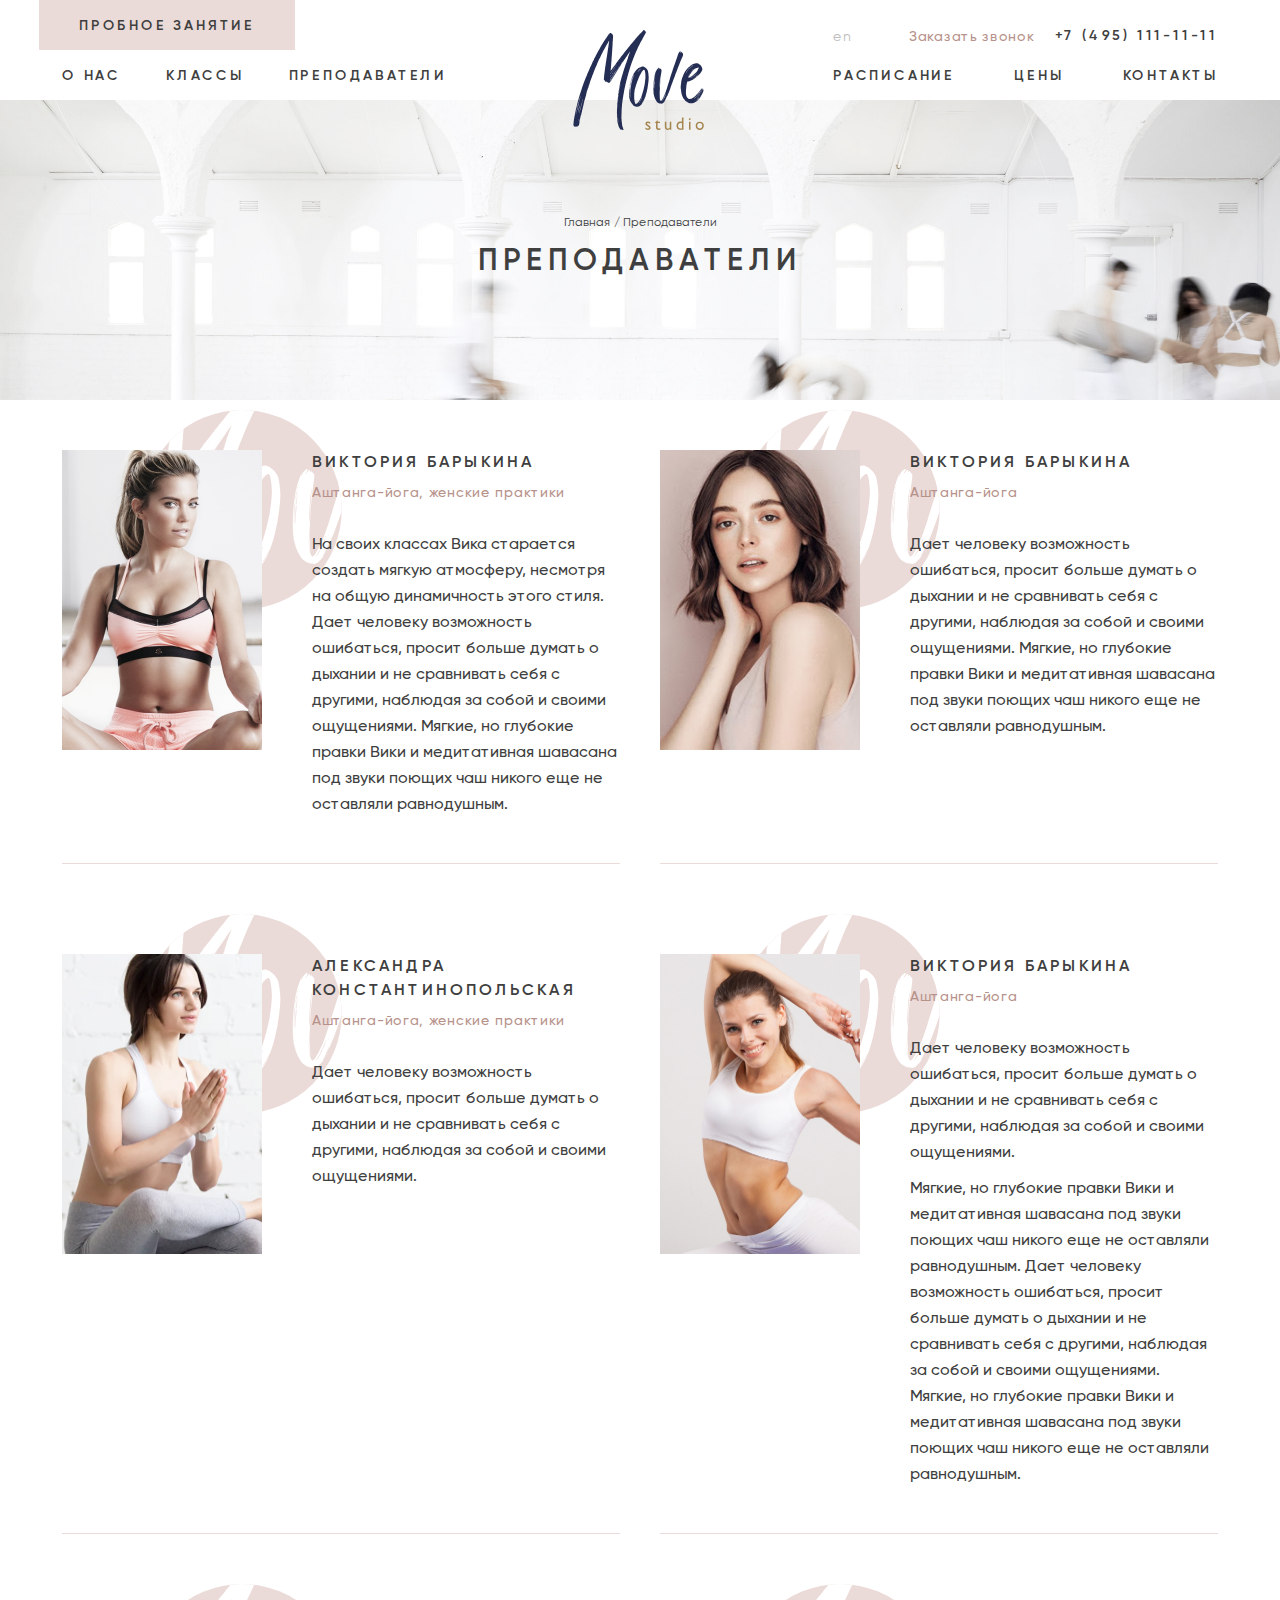
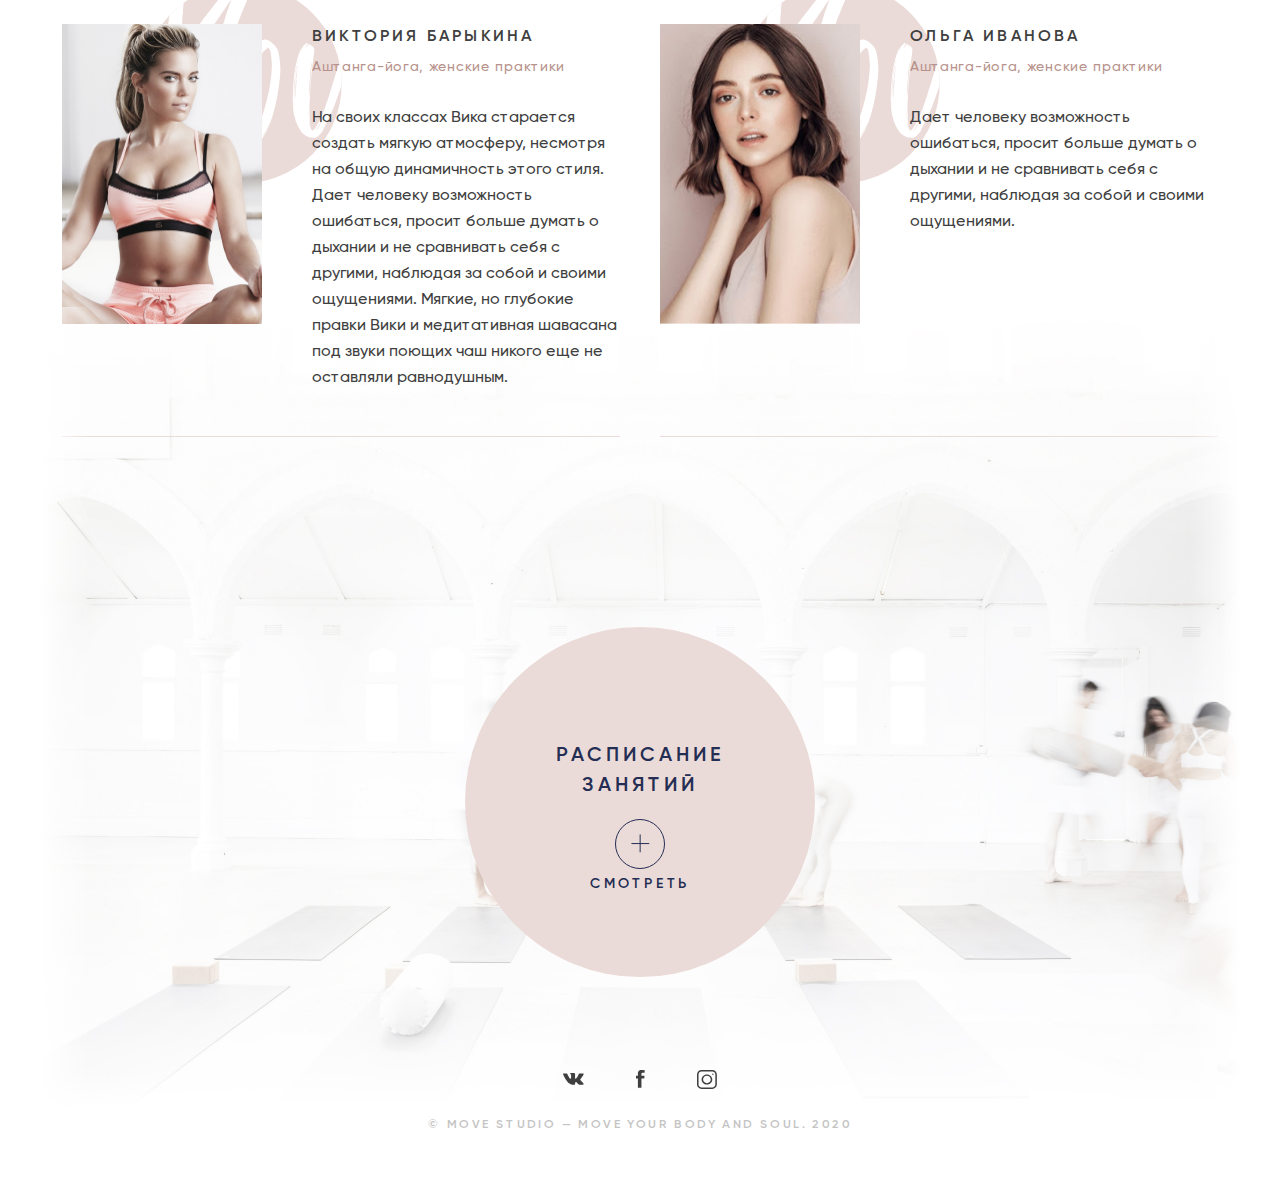
<file: instructors.html>
<!DOCTYPE html>
<html lang="ru">
  <head>
    <meta charset="utf-8">
    <meta name="viewport" content="width=device-width,initial-scale=1">
    <title>Move Studio</title>
    <link rel="icon" href="favicon.ico">
    <link rel="stylesheet" href="js/bootstrap/css/bootstrap.css">
    <link rel="stylesheet" href="css/bootstrap-select.min.css">
    <link rel="stylesheet" href="css/slick.css">
    <link rel="stylesheet" href="js/fancybox/jquery.fancybox.min.css">
    <link rel="stylesheet" href="js/bootstrap-fileinput/css/fileinput.min.css">
    <link rel="stylesheet" href="css/main.css">
    <link rel="stylesheet" href="css/responsive.css">
    <link rel="stylesheet" href="css/animations.css">
  </head>
  <body>
    <div class="over-wrapper">
      <div id="mobile-indicator"></div>
      <div id="sm-indicator"></div>
      <header>
        <div class="container">
          <div class="header-content">
            <div class="header-logo"><a href="#"><img src="images/logo.svg"></a></div>
            <div class="header-top">
              <div class="row">
                <div class="header-col header-col-top-l">
                  <div class="header-register"><a class="btn-order" href="#" data-toggle="modal" data-target="#registerModal">Пробное занятие</a></div>
                </div>
                <div class="header-col header-col-top-r">
                  <div class="header-controls">
                    <div class="row">
                      <div class="header-controls-l">
                        <div class="header-lang">
                          <ul class="lang-selector">
                            <li><a href="#">en</a></li>
                          </ul>
                        </div>
                      </div>
                      <div class="header-controls-r">
                        <div class="header-contacts">
                          <div class="header-button"><a class="btn-inline" href="#" data-toggle="modal" data-target="#callbackModal">Заказать звонок</a></div>
                          <div class="header-phone"><a href="tel: +7 (495) 111-11-11">+7 (495) 111-11-11</a></div>
                        </div>
                      </div>
                    </div>
                  </div>
                </div>
              </div>
            </div>
            <div class="header-bottom">
              <div class="navbar-trigger"><span></span><span></span><span></span></div>
              <div class="navbar-wrapper">
                <div class="row">
                  <div class="header-col navbar-col-l">
                    <ul class="nav navbar-nav">
                      <li data-submenu="#submenuAbout"><a href="#">О&nbsp;нас</a></li>
                      <li data-submenu="#submenuClasses"><a href="#">Классы</a></li>
                      <li><a href="#">Преподаватели</a></li>
                    </ul>
                  </div>
                  <div class="header-col navbar-col-r">
                    <ul class="nav navbar-nav">
                      <li><a href="#">Расписание</a></li>
                      <li><a href="#">Цены</a></li>
                      <li><a href="#">Контакты</a></li>
                    </ul>
                  </div>
                </div>
                <div class="header-contacts header-contacts-mob">
                  <div class="header-button"><a class="btn-inline" href="#" data-toggle="modal" data-target="#callbackModal">Заказать звонок</a></div>
                  <div class="header-phone"><a href="tel: +7 (495) 111-11-11">+7 (495) 111-11-11</a></div>
                </div>
              </div>
            </div>
          </div>
        </div>
        <div class="submenu" id="submenuAbout">
          <div class="container">
            <ul class="classes-menu">
              <li><a href="#">
                  <div class="class-menu-pic"><img src="files/class-menu-1.jpg"></div>
                  <div class="class-menu-descr">
                    <p>О студии</p>
                  </div></a></li>
              <li><a href="#">
                  <div class="class-menu-pic"><img src="files/class-menu-2.jpg"></div>
                  <div class="class-menu-descr">
                    <p>Блог</p>
                  </div></a></li>
              <li><a href="#">
                  <div class="class-menu-pic"><img src="files/class-menu-3.jpg"></div>
                  <div class="class-menu-descr">
                    <p>Видео уроки</p>
                  </div></a></li>
            </ul>
          </div>
        </div>
        <div class="submenu" id="submenuClasses">
          <div class="container">
            <ul class="classes-menu">
              <li><a href="#">
                  <div class="class-menu-pic"><img src="files/class-menu-1.jpg"></div>
                  <div class="class-menu-descr">
                    <p>Женские практики</p>
                  </div></a></li>
              <li><a href="#">
                  <div class="class-menu-pic"><img src="files/class-menu-2.jpg"></div>
                  <div class="class-menu-descr">
                    <p>Инь-йога</p>
                  </div></a></li>
              <li><a href="#">
                  <div class="class-menu-pic"><img src="files/class-menu-3.jpg"></div>
                  <div class="class-menu-descr">
                    <p>Хатха-йога</p>
                  </div></a></li>
              <li><a href="#">
                  <div class="class-menu-pic"><img src="files/class-menu-4.jpg"></div>
                  <div class="class-menu-descr">
                    <p>Дживамукти йога</p>
                  </div></a></li>
            </ul>
          </div>
        </div>
      </header>
      <main>
        <div class="page-wrapper">
          <div class="page-header" style="background-image: url(files/page-header-instructors.jpg);">
            <div class="page-header-inner">
              <div class="container">
                <ul class="breadcrumb">
                  <li><a href="#">Главная</a></li>
                  <li><span>Преподаватели</span></li>
                </ul>
                <h1>Преподаватели</h1>
              </div>
            </div>
          </div>
          <div class="page-body">
            <div class="page-content">
              <div class="container">
                <div class="inst-list">
                  <div class="row row-alt">
                    <div class="col-12 col-lg-6">
                      <div class="inst-tmb">
                        <div class="inst-tmb-pic"><img src="files/inst-1.jpg"></div>
                        <div class="inst-tmb-descr">
                          <div class="inst-tmb-name">
                            <p>Виктория барыкина</p>
                          </div>
                          <ul class="inst-classes">
                            <li><a href="#">Аштанга-йога</a></li>
                            <li><a href="#">женские практики</a></li>
                          </ul>
                          <p>На своих классах Вика старается создать мягкую атмосферу, несмотря на общую динамичность этого стиля. Дает человеку возможность ошибаться, просит больше думать о дыхании и не сравнивать себя с другими, наблюдая за собой и своими ощущениями. Мягкие, но глубокие правки Вики и медитативная шавасана под звуки поющих чаш никого еще не оставляли равнодушным.</p>
                        </div>
                      </div>
                    </div>
                    <div class="col-12 col-lg-6">
                      <div class="inst-tmb">
                        <div class="inst-tmb-pic"><img src="files/inst-2.jpg"></div>
                        <div class="inst-tmb-descr">
                          <div class="inst-tmb-name">
                            <p>Виктория барыкина</p>
                          </div>
                          <ul class="inst-classes">
                            <li><a href="#">Аштанга-йога</a></li>
                          </ul>
                          <p>Дает человеку возможность ошибаться, просит больше думать о дыхании и не сравнивать себя с другими, наблюдая за собой и своими ощущениями. Мягкие, но глубокие правки Вики и медитативная шавасана под звуки поющих чаш никого еще не оставляли равнодушным.</p>
                        </div>
                      </div>
                    </div>
                    <div class="col-12 col-lg-6">
                      <div class="inst-tmb">
                        <div class="inst-tmb-pic"><img src="files/inst-3.jpg"></div>
                        <div class="inst-tmb-descr">
                          <div class="inst-tmb-name">
                            <p>Александра константинопольская</p>
                          </div>
                          <ul class="inst-classes">
                            <li><a href="#">Аштанга-йога</a></li>
                            <li><a href="#">женские практики</a></li>
                          </ul>
                          <p>Дает человеку возможность ошибаться, просит больше думать о дыхании и не сравнивать себя с другими, наблюдая за собой и своими ощущениями.</p>
                        </div>
                      </div>
                    </div>
                    <div class="col-12 col-lg-6">
                      <div class="inst-tmb">
                        <div class="inst-tmb-pic"><img src="files/inst-4.jpg"></div>
                        <div class="inst-tmb-descr">
                          <div class="inst-tmb-name">
                            <p>Виктория барыкина</p>
                          </div>
                          <ul class="inst-classes">
                            <li><a href="#">Аштанга-йога</a></li>
                          </ul>
                          <p>Дает человеку возможность ошибаться, просит больше думать о дыхании и не сравнивать себя с другими, наблюдая за собой и своими ощущениями.</p>
                          <p>Мягкие, но глубокие правки Вики и медитативная шавасана под звуки поющих чаш никого еще не оставляли равнодушным. Дает человеку возможность ошибаться, просит больше думать о дыхании и не сравнивать себя с другими, наблюдая за собой и своими ощущениями. Мягкие, но глубокие правки Вики и медитативная шавасана под звуки поющих чаш никого еще не оставляли равнодушным.</p>
                        </div>
                      </div>
                    </div>
                    <div class="col-12 col-lg-6">
                      <div class="inst-tmb">
                        <div class="inst-tmb-pic"><img src="files/inst-5.jpg"></div>
                        <div class="inst-tmb-descr">
                          <div class="inst-tmb-name">
                            <p>Виктория барыкина</p>
                          </div>
                          <ul class="inst-classes">
                            <li><a href="#">Аштанга-йога</a></li>
                            <li><a href="#">женские практики</a></li>
                          </ul>
                          <p>На своих классах Вика старается создать мягкую атмосферу, несмотря на общую динамичность этого стиля. Дает человеку возможность ошибаться, просит больше думать о дыхании и не сравнивать себя с другими, наблюдая за собой и своими ощущениями. Мягкие, но глубокие правки Вики и медитативная шавасана под звуки поющих чаш никого еще не оставляли равнодушным.</p>
                        </div>
                      </div>
                    </div>
                    <div class="col-12 col-lg-6">
                      <div class="inst-tmb">
                        <div class="inst-tmb-pic"><img src="files/inst-6.jpg"></div>
                        <div class="inst-tmb-descr">
                          <div class="inst-tmb-name">
                            <p>Ольга иванова</p>
                          </div>
                          <ul class="inst-classes">
                            <li><a href="#">Аштанга-йога</a></li>
                            <li><a href="#">женские практики</a></li>
                          </ul>
                          <p>Дает человеку возможность ошибаться, просит больше думать о дыхании и не сравнивать себя с другими, наблюдая за собой и своими ощущениями.</p>
                        </div>
                      </div>
                    </div>
                  </div>
                </div>
              </div>
            </div>
            <div class="section section-timetable">
              <div class="section-content">
                <div class="section-content-inner">
                  <div class="container"><a class="timetable-link" href="#">
                      <h3>Расписание<br>занятий</h3>
                      <div class="timetable-link-button">
                        <div class="timetable-link-ico"><img class="svg-inline" src="images/ico-timetable-link.svg"></div><span>Смотреть</span>
                      </div></a></div>
                </div>
              </div>
            </div>
          </div>
        </div>
      </main>
      <footer>
        <div class="container">
          <div class="footer-content">
            <div class="footer-soclinks-wrapper">
              <div class="footer-soclinks"><a class="soclink" href="#"><img class="svg-inline" src="images/soclink-vk.svg"></a><a class="soclink" href="#"><img class="svg-inline" src="images/soclink-fb.svg"></a><a class="soclink" href="#"><img class="svg-inline" src="images/soclink-instagram.svg"></a></div>
            </div>
            <div class="footer-copy">
              <p>&copy; Move Studio — Move your body and soul. 2020</p>
            </div>
          </div>
        </div>
      </footer>
      <div class="modal fade form-modal" id="registerModal" tabindex="-1">
        <div class="modal-dialog">
          <div class="modal-content">
            <button class="close" type="button" data-dismiss="modal" aria-label="Close"><img class="svg-inline" src="images/close-modal.svg"></button>
            <div class="modal-content-inner">
              <div class="modal-header">
                <div class="h2">Запись на&nbsp;пробное занятие</div>
              </div>
              <div class="modal-body">
                <div class="modal-form">
                  <form>
                    <input type="hidden" id="register_class" name="register_class">
                    <div class="row">
                      <div class="col-12 col-md-6">
                        <div class="form-group">
                          <label class="placeholder" for="register_name">Ваше имя</label>
                          <input type="text" name="register_name" id="register_name" required>
                        </div>
                      </div>
                      <div class="col-12 col-md-6">
                        <div class="form-group">
                          <label class="placeholder" for="register_phone">Телефон</label>
                          <input class="input-phone" type="text" name="register_phone" id="register_phone" required>
                        </div>
                      </div>
                      <div class="col-12">
                        <div class="form-agree">
                          <p>Нажимая кнопку “Отправить”, Вы даете свое согласие с&nbsp;<a href="#">Политикой Конфиденциальности</a></p>
                        </div>
                      </div>
                      <div class="col-12">
                        <div class="form-footer">
                          <button class="btn btn-1" type="submit">Отправить</button>
                        </div>
                      </div>
                    </div>
                  </form>
                </div>
              </div>
            </div>
          </div>
        </div>
      </div>
      <div class="modal fade form-modal" id="ticketModal" tabindex="-1">
        <div class="modal-dialog">
          <div class="modal-content">
            <button class="close" type="button" data-dismiss="modal" aria-label="Close"><img class="svg-inline" src="images/close-modal.svg"></button>
            <div class="modal-content-inner">
              <div class="modal-header">
                <div class="h2">Заказать абонемент</div>
              </div>
              <div class="modal-body">
                <div class="modal-form">
                  <form>
                    <input type="hidden" id="ticket_class" name="ticket_class">
                    <div class="row">
                      <div class="col-12 col-md-6">
                        <div class="form-group">
                          <label class="placeholder" for="ticket_name">Ваше имя</label>
                          <input type="text" name="ticket_name" id="ticket_name" required>
                        </div>
                      </div>
                      <div class="col-12 col-md-6">
                        <div class="form-group">
                          <label class="placeholder" for="ticket_phone">Телефон</label>
                          <input class="input-phone" type="text" name="ticket_phone" id="ticket_phone" required>
                        </div>
                      </div>
                      <div class="col-12">
                        <div class="form-agree">
                          <p>Нажимая кнопку “Отправить”, Вы даете свое согласие с&nbsp;<a href="#">Политикой Конфиденциальности</a></p>
                        </div>
                      </div>
                      <div class="col-12">
                        <div class="form-footer">
                          <button class="btn btn-1" type="submit">Отправить</button>
                        </div>
                      </div>
                    </div>
                  </form>
                </div>
              </div>
            </div>
          </div>
        </div>
      </div>
      <div class="modal fade form-modal" id="zoomModal" tabindex="-1">
        <div class="modal-dialog">
          <div class="modal-content">
            <button class="close" type="button" data-dismiss="modal" aria-label="Close"><img class="svg-inline" src="images/close-modal.svg"></button>
            <div class="modal-content-inner">
              <div class="modal-header">
                <div class="h2">Заказать абонемент</div>
              </div>
              <div class="modal-body">
                <div class="modal-form">
                  <form>
                    <input type="hidden" id="zoom_class" name="zoom_class">
                    <div class="row">
                      <div class="col-12 col-md-6">
                        <div class="form-group">
                          <label class="placeholder" for="zoom_name">Ваше имя</label>
                          <input type="text" name="zoom_name" id="zoom_name" required>
                        </div>
                      </div>
                      <div class="col-12 col-md-6">
                        <div class="form-group">
                          <label class="placeholder" for="zoom_phone">Телефон</label>
                          <input class="input-phone" type="text" name="zoom_phone" id="zoom_phone" required>
                        </div>
                      </div>
                      <div class="col-12">
                        <div class="form-agree">
                          <p>Нажимая кнопку “Отправить”, Вы даете свое согласие с&nbsp;<a href="#">Политикой Конфиденциальности</a></p>
                        </div>
                      </div>
                      <div class="col-12">
                        <div class="form-footer">
                          <button class="btn btn-1" type="submit">Отправить</button>
                        </div>
                      </div>
                    </div>
                  </form>
                </div>
              </div>
            </div>
          </div>
        </div>
      </div>
      <div class="modal fade form-modal" id="callbackModal" tabindex="-1">
        <div class="modal-dialog">
          <div class="modal-content">
            <button class="close" type="button" data-dismiss="modal" aria-label="Close"><img class="svg-inline" src="images/close-modal.svg"></button>
            <div class="modal-content-inner">
              <div class="modal-header">
                <div class="h2">Заказ обратного звонка</div>
              </div>
              <div class="modal-body">
                <div class="modal-form">
                  <form>
                    <div class="row">
                      <div class="col-12 col-md-6">
                        <div class="form-group">
                          <label class="placeholder" for="callback_name">Ваше имя</label>
                          <input type="text" name="callback_name" id="callback_name" required>
                        </div>
                      </div>
                      <div class="col-12 col-md-6">
                        <div class="form-group">
                          <label class="placeholder" for="callback_phone">Телефон</label>
                          <input class="input-phone" type="text" name="callback_phone" id="callback_phone" required>
                        </div>
                      </div>
                      <div class="col-12">
                        <div class="form-agree">
                          <p>Нажимая кнопку “Отправить”, Вы даете свое согласие с&nbsp;<a href="#">Политикой Конфиденциальности</a></p>
                        </div>
                      </div>
                      <div class="col-12">
                        <div class="form-footer">
                          <button class="btn btn-1" type="submit">Отправить</button>
                        </div>
                      </div>
                    </div>
                  </form>
                </div>
              </div>
            </div>
          </div>
        </div>
      </div>
      <div class="modal fade success-modal" id="successModal" tabindex="-1">
        <div class="modal-dialog">
          <div class="modal-content">
            <button class="close" type="button" data-dismiss="modal" aria-label="Close"><img class="svg-inline" src="images/close-modal.svg"></button>
            <div class="modal-header">
              <div class="h2"><span>Ваша заявка успешно принята!</span></div>
            </div>
            <div class="modal-body">
              <div class="text">
                <p>Перезвоним в течение 15 минут</p>
              </div>
              <div class="success-modal-button">
                <button class="btn btn-1" type="button" data-dismiss="modal" aria-label="Close">Закрыть</button>
              </div>
            </div>
          </div>
        </div>
      </div>
      <script src="js/jquery-3.3.1.min.js"></script>
      <script src="js/bootstrap/js/bootstrap.bundle.min.js"></script>
      <script src="js/bootstrap-select.min.js"></script>
      <script src="js/jquery.validate.min.js"></script>
      <script src="js/additional-methods.min.js"></script>
      <script src="js/jquery.maskedinput.min.js"></script>
      <script src="js/wNumb.min.js"></script>
      <script src="js/slick.min.js"></script>
      <script src="js/fancybox/jquery.fancybox.min.js"></script>
      <script src="js/greensock/TweenMax.min.js"></script>
      <script src="js/greensock/plugins/CSSRulePlugin.min.js"></script>
      <script src="js/greensock/plugins/ScrollToPlugin.min.js"></script>
      <script src="js/iscroll-probe.js"></script>
      <script src="js/scrollmagic/ScrollMagic.min.js"></script>
      <script src="js/scrollmagic/plugins/animation.gsap.min.js"></script>
      <script src="js/jquery.mousewheel.js"></script>
      <script src="js/bootstrap-fileinput/js/fileinput.min.js"></script>
      <script src="https://api-maps.yandex.ru/2.1/?lang=ru_RU"></script>
      <script src="js/main.js"></script>
      <script src="js/animations.js"></script>
    </div>
  </body>
</html>
</file>
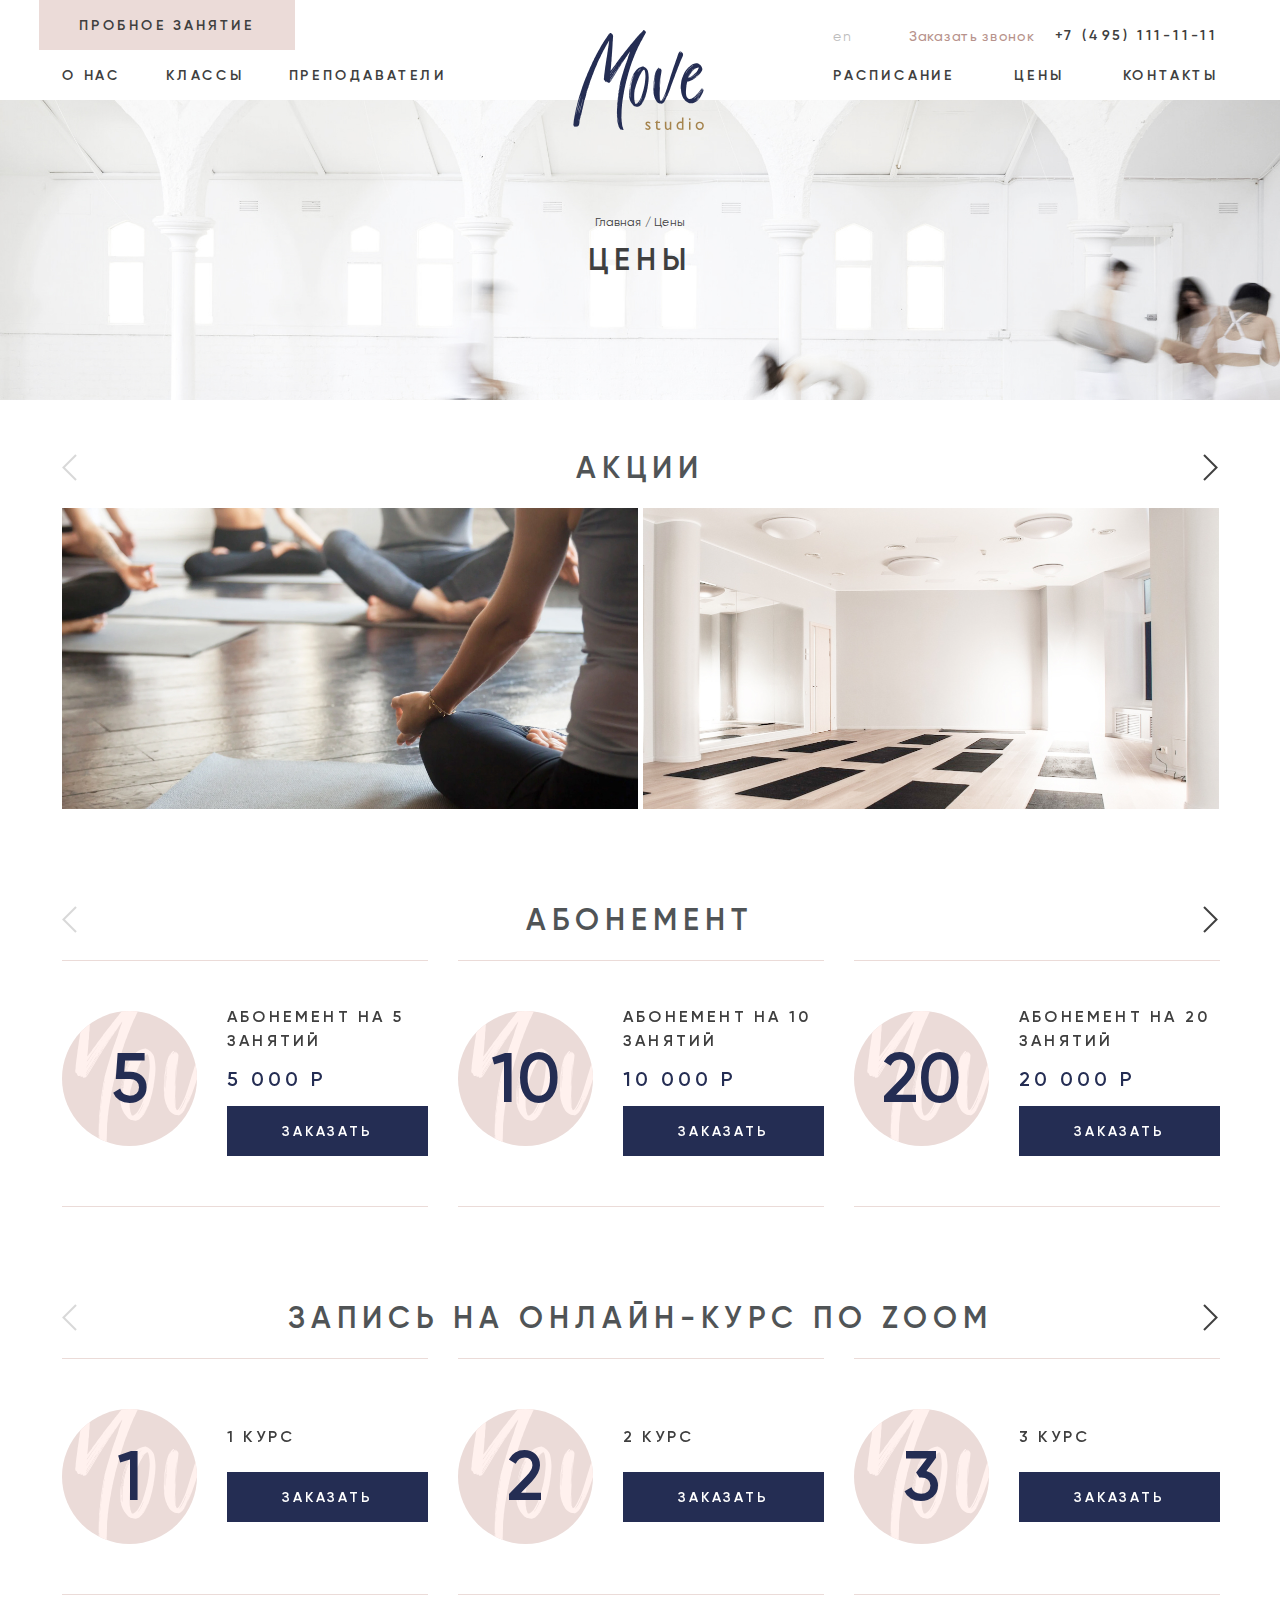
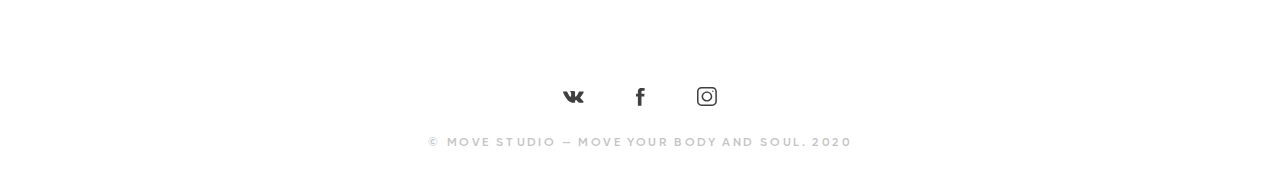
<file: prices.html>
<!DOCTYPE html>
<html lang="ru">
  <head>
    <meta charset="utf-8">
    <meta name="viewport" content="width=device-width,initial-scale=1">
    <title>Move Studio</title>
    <link rel="icon" href="favicon.ico">
    <link rel="stylesheet" href="js/bootstrap/css/bootstrap.css">
    <link rel="stylesheet" href="css/bootstrap-select.min.css">
    <link rel="stylesheet" href="css/slick.css">
    <link rel="stylesheet" href="js/fancybox/jquery.fancybox.min.css">
    <link rel="stylesheet" href="js/bootstrap-fileinput/css/fileinput.min.css">
    <link rel="stylesheet" href="css/main.css">
    <link rel="stylesheet" href="css/responsive.css">
    <link rel="stylesheet" href="css/animations.css">
  </head>
  <body>
    <div class="over-wrapper">
      <div id="mobile-indicator"></div>
      <div id="sm-indicator"></div>
      <header>
        <div class="container">
          <div class="header-content">
            <div class="header-logo"><a href="#"><img src="images/logo.svg"></a></div>
            <div class="header-top">
              <div class="row">
                <div class="header-col header-col-top-l">
                  <div class="header-register"><a class="btn-order" href="#" data-toggle="modal" data-target="#registerModal">Пробное занятие</a></div>
                </div>
                <div class="header-col header-col-top-r">
                  <div class="header-controls">
                    <div class="row">
                      <div class="header-controls-l">
                        <div class="header-lang">
                          <ul class="lang-selector">
                            <li><a href="#">en</a></li>
                          </ul>
                        </div>
                      </div>
                      <div class="header-controls-r">
                        <div class="header-contacts">
                          <div class="header-button"><a class="btn-inline" href="#" data-toggle="modal" data-target="#callbackModal">Заказать звонок</a></div>
                          <div class="header-phone"><a href="tel: +7 (495) 111-11-11">+7 (495) 111-11-11</a></div>
                        </div>
                      </div>
                    </div>
                  </div>
                </div>
              </div>
            </div>
            <div class="header-bottom">
              <div class="navbar-trigger"><span></span><span></span><span></span></div>
              <div class="navbar-wrapper">
                <div class="row">
                  <div class="header-col navbar-col-l">
                    <ul class="nav navbar-nav">
                      <li data-submenu="#submenuAbout"><a href="#">О&nbsp;нас</a></li>
                      <li data-submenu="#submenuClasses"><a href="#">Классы</a></li>
                      <li><a href="#">Преподаватели</a></li>
                    </ul>
                  </div>
                  <div class="header-col navbar-col-r">
                    <ul class="nav navbar-nav">
                      <li><a href="#">Расписание</a></li>
                      <li><a href="#">Цены</a></li>
                      <li><a href="#">Контакты</a></li>
                    </ul>
                  </div>
                </div>
                <div class="header-contacts header-contacts-mob">
                  <div class="header-button"><a class="btn-inline" href="#" data-toggle="modal" data-target="#callbackModal">Заказать звонок</a></div>
                  <div class="header-phone"><a href="tel: +7 (495) 111-11-11">+7 (495) 111-11-11</a></div>
                </div>
              </div>
            </div>
          </div>
        </div>
        <div class="submenu" id="submenuAbout">
          <div class="container">
            <ul class="classes-menu">
              <li><a href="#">
                  <div class="class-menu-pic"><img src="files/class-menu-1.jpg"></div>
                  <div class="class-menu-descr">
                    <p>О студии</p>
                  </div></a></li>
              <li><a href="#">
                  <div class="class-menu-pic"><img src="files/class-menu-2.jpg"></div>
                  <div class="class-menu-descr">
                    <p>Блог</p>
                  </div></a></li>
              <li><a href="#">
                  <div class="class-menu-pic"><img src="files/class-menu-3.jpg"></div>
                  <div class="class-menu-descr">
                    <p>Видео уроки</p>
                  </div></a></li>
            </ul>
          </div>
        </div>
        <div class="submenu" id="submenuClasses">
          <div class="container">
            <ul class="classes-menu">
              <li><a href="#">
                  <div class="class-menu-pic"><img src="files/class-menu-1.jpg"></div>
                  <div class="class-menu-descr">
                    <p>Женские практики</p>
                  </div></a></li>
              <li><a href="#">
                  <div class="class-menu-pic"><img src="files/class-menu-2.jpg"></div>
                  <div class="class-menu-descr">
                    <p>Инь-йога</p>
                  </div></a></li>
              <li><a href="#">
                  <div class="class-menu-pic"><img src="files/class-menu-3.jpg"></div>
                  <div class="class-menu-descr">
                    <p>Хатха-йога</p>
                  </div></a></li>
              <li><a href="#">
                  <div class="class-menu-pic"><img src="files/class-menu-4.jpg"></div>
                  <div class="class-menu-descr">
                    <p>Дживамукти йога</p>
                  </div></a></li>
            </ul>
          </div>
        </div>
      </header>
      <main>
        <div class="page-wrapper">
          <div class="page-header" style="background-image: url(files/page-header-instructors.jpg);">
            <div class="page-header-inner">
              <div class="container">
                <ul class="breadcrumb">
                  <li><a href="#">Главная</a></li>
                  <li><span>Цены</span></li>
                </ul>
                <h1>Цены</h1>
              </div>
            </div>
          </div>
          <div class="page-body">
            <div class="page-content">
              <div class="container">
                <!-- Акции-->
                <div class="section section-inner">
                  <div class="section-content">
                    <div class="section-content-inner">
                      <div class="section-header">
                        <h2>Акции</h2>
                      </div>
                      <div class="slider-wrapper">
                        <div class="slider slider-arrows-up actions-slider">
                          <div class="slide">
                            <div class="action-tmb"><img src="files/action-1.jpg"></div>
                          </div>
                          <div class="slide">
                            <div class="action-tmb"><img src="files/action-2.jpg"></div>
                          </div>
                          <div class="slide">
                            <div class="action-tmb"><img src="files/action-1.jpg"></div>
                          </div>
                          <div class="slide">
                            <div class="action-tmb"><img src="files/action-2.jpg"></div>
                          </div>
                        </div>
                      </div>
                    </div>
                  </div>
                </div>
                <!-- Акции END-->
                <!-- Абонемент-->
                <div class="section section-inner">
                  <div class="section-content">
                    <div class="section-content-inner">
                      <div class="section-header">
                        <h2>Абонемент</h2>
                      </div>
                      <div class="slider-wrapper">
                        <div class="slider slider-arrows-up prices-slider">
                          <div class="slide">
                            <div class="price-tmb">
                              <div class="price-tmb-num">
                                <div>5</div>
                              </div>
                              <div class="price-tmb-descr">
                                <h3>Абонемент на&nbsp;5 занятий</h3>
                                <div class="price-tmb-price">5 000 р</div>
                                <div class="price-tmb-button"><a class="btn btn-1" href="#" data-toggle="modal" data-target="#ticketModal">Заказать</a></div>
                              </div>
                            </div>
                          </div>
                          <div class="slide">
                            <div class="price-tmb">
                              <div class="price-tmb-num">
                                <div>10</div>
                              </div>
                              <div class="price-tmb-descr">
                                <h3>Абонемент на&nbsp;10 занятий</h3>
                                <div class="price-tmb-price">10 000 р</div>
                                <div class="price-tmb-button"><a class="btn btn-1" href="#" data-toggle="modal" data-target="#ticketModal">Заказать</a></div>
                              </div>
                            </div>
                          </div>
                          <div class="slide">
                            <div class="price-tmb">
                              <div class="price-tmb-num">
                                <div>20</div>
                              </div>
                              <div class="price-tmb-descr">
                                <h3>Абонемент на&nbsp;20 занятий</h3>
                                <div class="price-tmb-price">20 000 р</div>
                                <div class="price-tmb-button"><a class="btn btn-1" href="#" data-toggle="modal" data-target="#ticketModal">Заказать</a></div>
                              </div>
                            </div>
                          </div>
                          <div class="slide">
                            <div class="price-tmb">
                              <div class="price-tmb-num">
                                <div>5</div>
                              </div>
                              <div class="price-tmb-descr">
                                <h3>Абонемент на&nbsp;5 занятий</h3>
                                <div class="price-tmb-price">20 000 р</div>
                                <div class="price-tmb-button"><a class="btn btn-1" href="#" data-toggle="modal" data-target="#ticketModal">Заказать</a></div>
                              </div>
                            </div>
                          </div>
                          <div class="slide">
                            <div class="price-tmb">
                              <div class="price-tmb-num">
                                <div>10</div>
                              </div>
                              <div class="price-tmb-descr">
                                <h3>Абонемент на&nbsp;10 занятий</h3>
                                <div class="price-tmb-price">20 000 р</div>
                                <div class="price-tmb-button"><a class="btn btn-1" href="#" data-toggle="modal" data-target="#ticketModal">Заказать</a></div>
                              </div>
                            </div>
                          </div>
                          <div class="slide">
                            <div class="price-tmb">
                              <div class="price-tmb-num">
                                <div>20</div>
                              </div>
                              <div class="price-tmb-descr">
                                <h3>Абонемент на&nbsp;20 занятий</h3>
                                <div class="price-tmb-price">20 000 р</div>
                                <div class="price-tmb-button"><a class="btn btn-1" href="#" data-toggle="modal" data-target="#ticketModal">Заказать</a></div>
                              </div>
                            </div>
                          </div>
                        </div>
                      </div>
                    </div>
                  </div>
                </div>
                <!-- Абонемент END-->
                <!-- Запись на&nbsp;онлайн-курс по&nbsp;Zoom-->
                <div class="section section-inner">
                  <div class="section-content">
                    <div class="section-content-inner">
                      <div class="section-header">
                        <h2>Запись на&nbsp;онлайн-курс по&nbsp;Zoom</h2>
                      </div>
                      <div class="slider-wrapper">
                        <div class="slider slider-arrows-up prices-slider">
                          <div class="slide">
                            <div class="price-tmb">
                              <div class="price-tmb-num">
                                <div>1</div>
                              </div>
                              <div class="price-tmb-descr">
                                <h3>1 курс</h3>
                                <div class="price-tmb-button"><a class="btn btn-1" href="#" data-toggle="modal" data-target="#zoomModal">Заказать</a></div>
                              </div>
                            </div>
                          </div>
                          <div class="slide">
                            <div class="price-tmb">
                              <div class="price-tmb-num">
                                <div>2</div>
                              </div>
                              <div class="price-tmb-descr">
                                <h3>2 курс</h3>
                                <div class="price-tmb-button"><a class="btn btn-1" href="#" data-toggle="modal" data-target="#zoomModal">Заказать</a></div>
                              </div>
                            </div>
                          </div>
                          <div class="slide">
                            <div class="price-tmb">
                              <div class="price-tmb-num">
                                <div>3</div>
                              </div>
                              <div class="price-tmb-descr">
                                <h3>3 курс</h3>
                                <div class="price-tmb-button"><a class="btn btn-1" href="#" data-toggle="modal" data-target="#zoomModal">Заказать</a></div>
                              </div>
                            </div>
                          </div>
                          <div class="slide">
                            <div class="price-tmb">
                              <div class="price-tmb-num">
                                <div>1</div>
                              </div>
                              <div class="price-tmb-descr">
                                <h3>1 курс</h3>
                                <div class="price-tmb-button"><a class="btn btn-1" href="#" data-toggle="modal" data-target="#zoomModal">Заказать</a></div>
                              </div>
                            </div>
                          </div>
                          <div class="slide">
                            <div class="price-tmb">
                              <div class="price-tmb-num">
                                <div>2</div>
                              </div>
                              <div class="price-tmb-descr">
                                <h3>2 курс</h3>
                                <div class="price-tmb-button"><a class="btn btn-1" href="#" data-toggle="modal" data-target="#zoomModal">Заказать</a></div>
                              </div>
                            </div>
                          </div>
                          <div class="slide">
                            <div class="price-tmb">
                              <div class="price-tmb-num">
                                <div>3</div>
                              </div>
                              <div class="price-tmb-descr">
                                <h3>3 курс</h3>
                                <div class="price-tmb-button"><a class="btn btn-1" href="#" data-toggle="modal" data-target="#zoomModal">Заказать</a></div>
                              </div>
                            </div>
                          </div>
                        </div>
                      </div>
                    </div>
                  </div>
                </div>
                <!-- Запись на&nbsp;онлайн-курс по&nbsp;Zoom END-->
              </div>
            </div>
          </div>
        </div>
      </main>
      <footer>
        <div class="container">
          <div class="footer-content">
            <div class="footer-soclinks-wrapper">
              <div class="footer-soclinks"><a class="soclink" href="#"><img class="svg-inline" src="images/soclink-vk.svg"></a><a class="soclink" href="#"><img class="svg-inline" src="images/soclink-fb.svg"></a><a class="soclink" href="#"><img class="svg-inline" src="images/soclink-instagram.svg"></a></div>
            </div>
            <div class="footer-copy">
              <p>&copy; Move Studio — Move your body and soul. 2020</p>
            </div>
          </div>
        </div>
      </footer>
      <div class="modal fade form-modal" id="registerModal" tabindex="-1">
        <div class="modal-dialog">
          <div class="modal-content">
            <button class="close" type="button" data-dismiss="modal" aria-label="Close"><img class="svg-inline" src="images/close-modal.svg"></button>
            <div class="modal-content-inner">
              <div class="modal-header">
                <div class="h2">Запись на&nbsp;пробное занятие</div>
              </div>
              <div class="modal-body">
                <div class="modal-form">
                  <form>
                    <input type="hidden" id="register_class" name="register_class">
                    <div class="row">
                      <div class="col-12 col-md-6">
                        <div class="form-group">
                          <label class="placeholder" for="register_name">Ваше имя</label>
                          <input type="text" name="register_name" id="register_name" required>
                        </div>
                      </div>
                      <div class="col-12 col-md-6">
                        <div class="form-group">
                          <label class="placeholder" for="register_phone">Телефон</label>
                          <input class="input-phone" type="text" name="register_phone" id="register_phone" required>
                        </div>
                      </div>
                      <div class="col-12">
                        <div class="form-agree">
                          <p>Нажимая кнопку “Отправить”, Вы даете свое согласие с&nbsp;<a href="#">Политикой Конфиденциальности</a></p>
                        </div>
                      </div>
                      <div class="col-12">
                        <div class="form-footer">
                          <button class="btn btn-1" type="submit">Отправить</button>
                        </div>
                      </div>
                    </div>
                  </form>
                </div>
              </div>
            </div>
          </div>
        </div>
      </div>
      <div class="modal fade form-modal" id="ticketModal" tabindex="-1">
        <div class="modal-dialog">
          <div class="modal-content">
            <button class="close" type="button" data-dismiss="modal" aria-label="Close"><img class="svg-inline" src="images/close-modal.svg"></button>
            <div class="modal-content-inner">
              <div class="modal-header">
                <div class="h2">Заказать абонемент</div>
              </div>
              <div class="modal-body">
                <div class="modal-form">
                  <form>
                    <input type="hidden" id="ticket_class" name="ticket_class">
                    <div class="row">
                      <div class="col-12 col-md-6">
                        <div class="form-group">
                          <label class="placeholder" for="ticket_name">Ваше имя</label>
                          <input type="text" name="ticket_name" id="ticket_name" required>
                        </div>
                      </div>
                      <div class="col-12 col-md-6">
                        <div class="form-group">
                          <label class="placeholder" for="ticket_phone">Телефон</label>
                          <input class="input-phone" type="text" name="ticket_phone" id="ticket_phone" required>
                        </div>
                      </div>
                      <div class="col-12">
                        <div class="form-agree">
                          <p>Нажимая кнопку “Отправить”, Вы даете свое согласие с&nbsp;<a href="#">Политикой Конфиденциальности</a></p>
                        </div>
                      </div>
                      <div class="col-12">
                        <div class="form-footer">
                          <button class="btn btn-1" type="submit">Отправить</button>
                        </div>
                      </div>
                    </div>
                  </form>
                </div>
              </div>
            </div>
          </div>
        </div>
      </div>
      <div class="modal fade form-modal" id="zoomModal" tabindex="-1">
        <div class="modal-dialog">
          <div class="modal-content">
            <button class="close" type="button" data-dismiss="modal" aria-label="Close"><img class="svg-inline" src="images/close-modal.svg"></button>
            <div class="modal-content-inner">
              <div class="modal-header">
                <div class="h2">Заказать абонемент</div>
              </div>
              <div class="modal-body">
                <div class="modal-form">
                  <form>
                    <input type="hidden" id="zoom_class" name="zoom_class">
                    <div class="row">
                      <div class="col-12 col-md-6">
                        <div class="form-group">
                          <label class="placeholder" for="zoom_name">Ваше имя</label>
                          <input type="text" name="zoom_name" id="zoom_name" required>
                        </div>
                      </div>
                      <div class="col-12 col-md-6">
                        <div class="form-group">
                          <label class="placeholder" for="zoom_phone">Телефон</label>
                          <input class="input-phone" type="text" name="zoom_phone" id="zoom_phone" required>
                        </div>
                      </div>
                      <div class="col-12">
                        <div class="form-agree">
                          <p>Нажимая кнопку “Отправить”, Вы даете свое согласие с&nbsp;<a href="#">Политикой Конфиденциальности</a></p>
                        </div>
                      </div>
                      <div class="col-12">
                        <div class="form-footer">
                          <button class="btn btn-1" type="submit">Отправить</button>
                        </div>
                      </div>
                    </div>
                  </form>
                </div>
              </div>
            </div>
          </div>
        </div>
      </div>
      <div class="modal fade form-modal" id="callbackModal" tabindex="-1">
        <div class="modal-dialog">
          <div class="modal-content">
            <button class="close" type="button" data-dismiss="modal" aria-label="Close"><img class="svg-inline" src="images/close-modal.svg"></button>
            <div class="modal-content-inner">
              <div class="modal-header">
                <div class="h2">Заказ обратного звонка</div>
              </div>
              <div class="modal-body">
                <div class="modal-form">
                  <form>
                    <div class="row">
                      <div class="col-12 col-md-6">
                        <div class="form-group">
                          <label class="placeholder" for="callback_name">Ваше имя</label>
                          <input type="text" name="callback_name" id="callback_name" required>
                        </div>
                      </div>
                      <div class="col-12 col-md-6">
                        <div class="form-group">
                          <label class="placeholder" for="callback_phone">Телефон</label>
                          <input class="input-phone" type="text" name="callback_phone" id="callback_phone" required>
                        </div>
                      </div>
                      <div class="col-12">
                        <div class="form-agree">
                          <p>Нажимая кнопку “Отправить”, Вы даете свое согласие с&nbsp;<a href="#">Политикой Конфиденциальности</a></p>
                        </div>
                      </div>
                      <div class="col-12">
                        <div class="form-footer">
                          <button class="btn btn-1" type="submit">Отправить</button>
                        </div>
                      </div>
                    </div>
                  </form>
                </div>
              </div>
            </div>
          </div>
        </div>
      </div>
      <div class="modal fade success-modal" id="successModal" tabindex="-1">
        <div class="modal-dialog">
          <div class="modal-content">
            <button class="close" type="button" data-dismiss="modal" aria-label="Close"><img class="svg-inline" src="images/close-modal.svg"></button>
            <div class="modal-header">
              <div class="h2"><span>Ваша заявка успешно принята!</span></div>
            </div>
            <div class="modal-body">
              <div class="text">
                <p>Перезвоним в течение 15 минут</p>
              </div>
              <div class="success-modal-button">
                <button class="btn btn-1" type="button" data-dismiss="modal" aria-label="Close">Закрыть</button>
              </div>
            </div>
          </div>
        </div>
      </div>
      <script src="js/jquery-3.3.1.min.js"></script>
      <script src="js/bootstrap/js/bootstrap.bundle.min.js"></script>
      <script src="js/bootstrap-select.min.js"></script>
      <script src="js/jquery.validate.min.js"></script>
      <script src="js/additional-methods.min.js"></script>
      <script src="js/jquery.maskedinput.min.js"></script>
      <script src="js/wNumb.min.js"></script>
      <script src="js/slick.min.js"></script>
      <script src="js/fancybox/jquery.fancybox.min.js"></script>
      <script src="js/greensock/TweenMax.min.js"></script>
      <script src="js/greensock/plugins/CSSRulePlugin.min.js"></script>
      <script src="js/greensock/plugins/ScrollToPlugin.min.js"></script>
      <script src="js/iscroll-probe.js"></script>
      <script src="js/scrollmagic/ScrollMagic.min.js"></script>
      <script src="js/scrollmagic/plugins/animation.gsap.min.js"></script>
      <script src="js/jquery.mousewheel.js"></script>
      <script src="js/bootstrap-fileinput/js/fileinput.min.js"></script>
      <script src="https://api-maps.yandex.ru/2.1/?lang=ru_RU"></script>
      <script src="js/main.js"></script>
      <script src="js/animations.js"></script>
    </div>
  </body>
</html>
</file>
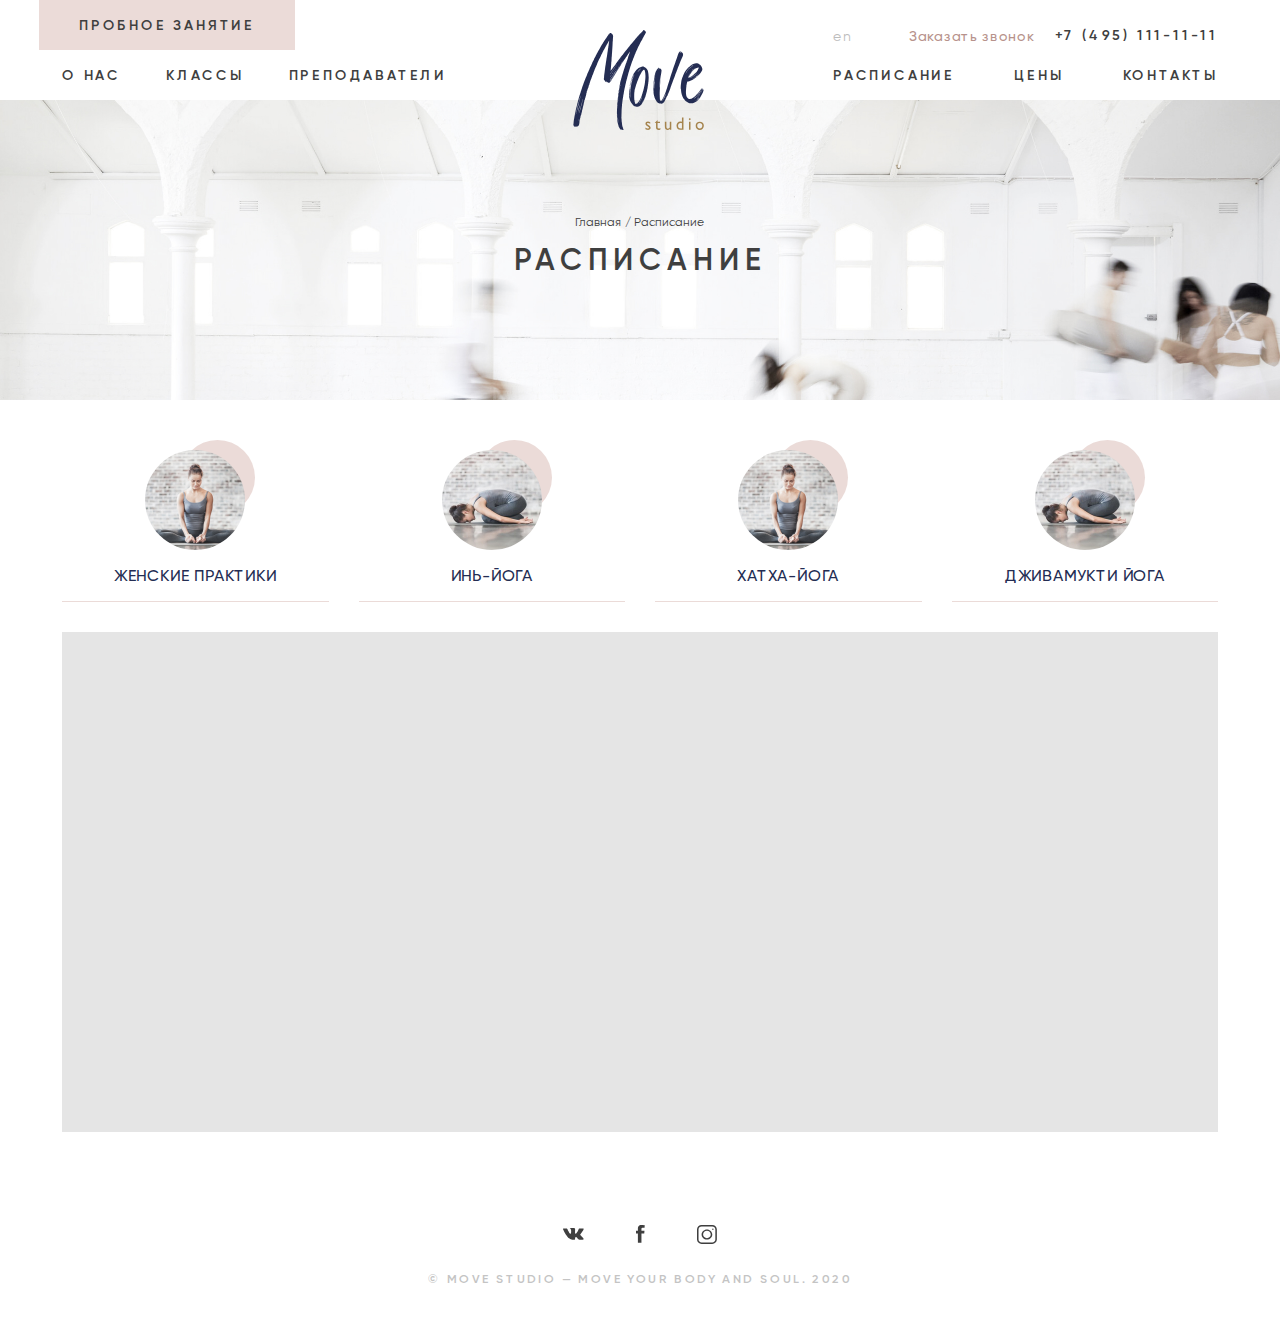
<file: timetable.html>
<!DOCTYPE html>
<html lang="ru">
  <head>
    <meta charset="utf-8">
    <meta name="viewport" content="width=device-width,initial-scale=1">
    <title>Move Studio</title>
    <link rel="icon" href="favicon.ico">
    <link rel="stylesheet" href="js/bootstrap/css/bootstrap.css">
    <link rel="stylesheet" href="css/bootstrap-select.min.css">
    <link rel="stylesheet" href="css/slick.css">
    <link rel="stylesheet" href="js/fancybox/jquery.fancybox.min.css">
    <link rel="stylesheet" href="js/bootstrap-fileinput/css/fileinput.min.css">
    <link rel="stylesheet" href="css/main.css">
    <link rel="stylesheet" href="css/responsive.css">
    <link rel="stylesheet" href="css/animations.css">
  </head>
  <body>
    <div class="over-wrapper">
      <div id="mobile-indicator"></div>
      <div id="sm-indicator"></div>
      <header>
        <div class="container">
          <div class="header-content">
            <div class="header-logo"><a href="#"><img src="images/logo.svg"></a></div>
            <div class="header-top">
              <div class="row">
                <div class="header-col header-col-top-l">
                  <div class="header-register"><a class="btn-order" href="#" data-toggle="modal" data-target="#registerModal">Пробное занятие</a></div>
                </div>
                <div class="header-col header-col-top-r">
                  <div class="header-controls">
                    <div class="row">
                      <div class="header-controls-l">
                        <div class="header-lang">
                          <ul class="lang-selector">
                            <li><a href="#">en</a></li>
                          </ul>
                        </div>
                      </div>
                      <div class="header-controls-r">
                        <div class="header-contacts">
                          <div class="header-button"><a class="btn-inline" href="#" data-toggle="modal" data-target="#callbackModal">Заказать звонок</a></div>
                          <div class="header-phone"><a href="tel: +7 (495) 111-11-11">+7 (495) 111-11-11</a></div>
                        </div>
                      </div>
                    </div>
                  </div>
                </div>
              </div>
            </div>
            <div class="header-bottom">
              <div class="navbar-trigger"><span></span><span></span><span></span></div>
              <div class="navbar-wrapper">
                <div class="row">
                  <div class="header-col navbar-col-l">
                    <ul class="nav navbar-nav">
                      <li data-submenu="#submenuAbout"><a href="#">О&nbsp;нас</a></li>
                      <li data-submenu="#submenuClasses"><a href="#">Классы</a></li>
                      <li><a href="#">Преподаватели</a></li>
                    </ul>
                  </div>
                  <div class="header-col navbar-col-r">
                    <ul class="nav navbar-nav">
                      <li><a href="#">Расписание</a></li>
                      <li><a href="#">Цены</a></li>
                      <li><a href="#">Контакты</a></li>
                    </ul>
                  </div>
                </div>
                <div class="header-contacts header-contacts-mob">
                  <div class="header-button"><a class="btn-inline" href="#" data-toggle="modal" data-target="#callbackModal">Заказать звонок</a></div>
                  <div class="header-phone"><a href="tel: +7 (495) 111-11-11">+7 (495) 111-11-11</a></div>
                </div>
              </div>
            </div>
          </div>
        </div>
        <div class="submenu" id="submenuAbout">
          <div class="container">
            <ul class="classes-menu">
              <li><a href="#">
                  <div class="class-menu-pic"><img src="files/class-menu-1.jpg"></div>
                  <div class="class-menu-descr">
                    <p>О студии</p>
                  </div></a></li>
              <li><a href="#">
                  <div class="class-menu-pic"><img src="files/class-menu-2.jpg"></div>
                  <div class="class-menu-descr">
                    <p>Блог</p>
                  </div></a></li>
              <li><a href="#">
                  <div class="class-menu-pic"><img src="files/class-menu-3.jpg"></div>
                  <div class="class-menu-descr">
                    <p>Видео уроки</p>
                  </div></a></li>
            </ul>
          </div>
        </div>
        <div class="submenu" id="submenuClasses">
          <div class="container">
            <ul class="classes-menu">
              <li><a href="#">
                  <div class="class-menu-pic"><img src="files/class-menu-1.jpg"></div>
                  <div class="class-menu-descr">
                    <p>Женские практики</p>
                  </div></a></li>
              <li><a href="#">
                  <div class="class-menu-pic"><img src="files/class-menu-2.jpg"></div>
                  <div class="class-menu-descr">
                    <p>Инь-йога</p>
                  </div></a></li>
              <li><a href="#">
                  <div class="class-menu-pic"><img src="files/class-menu-3.jpg"></div>
                  <div class="class-menu-descr">
                    <p>Хатха-йога</p>
                  </div></a></li>
              <li><a href="#">
                  <div class="class-menu-pic"><img src="files/class-menu-4.jpg"></div>
                  <div class="class-menu-descr">
                    <p>Дживамукти йога</p>
                  </div></a></li>
            </ul>
          </div>
        </div>
      </header>
      <main>
        <div class="page-wrapper">
          <div class="page-header" style="background-image: url(files/page-header-instructors.jpg);">
            <div class="page-header-inner">
              <div class="container">
                <ul class="breadcrumb">
                  <li><a href="#">Главная</a></li>
                  <li><span>Расписание</span></li>
                </ul>
                <h1>Расписание</h1>
              </div>
            </div>
          </div>
          <div class="page-body">
            <div class="page-content">
              <div class="container">
                <div class="section section-classes-menu">
                  <div class="section-content">
                    <ul class="classes-menu">
                      <li><a href="#">
                          <div class="class-menu-pic"><img src="files/class-menu-1.jpg"></div>
                          <div class="class-menu-descr">
                            <p>Женские практики</p>
                          </div></a></li>
                      <li><a href="#">
                          <div class="class-menu-pic"><img src="files/class-menu-2.jpg"></div>
                          <div class="class-menu-descr">
                            <p>Инь-йога</p>
                          </div></a></li>
                      <li><a href="#">
                          <div class="class-menu-pic"><img src="files/class-menu-3.jpg"></div>
                          <div class="class-menu-descr">
                            <p>Хатха-йога</p>
                          </div></a></li>
                      <li><a href="#">
                          <div class="class-menu-pic"><img src="files/class-menu-4.jpg"></div>
                          <div class="class-menu-descr">
                            <p>Дживамукти йога</p>
                          </div></a></li>
                    </ul>
                  </div>
                </div>
                <div class="section section-timetable-alt">
                  <div class="section-content">
                    <div class="timetable-over-wrapper"></div>
                  </div>
                </div>
              </div>
            </div>
          </div>
        </div>
      </main>
      <footer>
        <div class="container">
          <div class="footer-content">
            <div class="footer-soclinks-wrapper">
              <div class="footer-soclinks"><a class="soclink" href="#"><img class="svg-inline" src="images/soclink-vk.svg"></a><a class="soclink" href="#"><img class="svg-inline" src="images/soclink-fb.svg"></a><a class="soclink" href="#"><img class="svg-inline" src="images/soclink-instagram.svg"></a></div>
            </div>
            <div class="footer-copy">
              <p>&copy; Move Studio — Move your body and soul. 2020</p>
            </div>
          </div>
        </div>
      </footer>
      <div class="modal fade form-modal" id="registerModal" tabindex="-1">
        <div class="modal-dialog">
          <div class="modal-content">
            <button class="close" type="button" data-dismiss="modal" aria-label="Close"><img class="svg-inline" src="images/close-modal.svg"></button>
            <div class="modal-content-inner">
              <div class="modal-header">
                <div class="h2">Запись на&nbsp;пробное занятие</div>
              </div>
              <div class="modal-body">
                <div class="modal-form">
                  <form>
                    <input type="hidden" id="register_class" name="register_class">
                    <div class="row">
                      <div class="col-12 col-md-6">
                        <div class="form-group">
                          <label class="placeholder" for="register_name">Ваше имя</label>
                          <input type="text" name="register_name" id="register_name" required>
                        </div>
                      </div>
                      <div class="col-12 col-md-6">
                        <div class="form-group">
                          <label class="placeholder" for="register_phone">Телефон</label>
                          <input class="input-phone" type="text" name="register_phone" id="register_phone" required>
                        </div>
                      </div>
                      <div class="col-12">
                        <div class="form-agree">
                          <p>Нажимая кнопку “Отправить”, Вы даете свое согласие с&nbsp;<a href="#">Политикой Конфиденциальности</a></p>
                        </div>
                      </div>
                      <div class="col-12">
                        <div class="form-footer">
                          <button class="btn btn-1" type="submit">Отправить</button>
                        </div>
                      </div>
                    </div>
                  </form>
                </div>
              </div>
            </div>
          </div>
        </div>
      </div>
      <div class="modal fade form-modal" id="ticketModal" tabindex="-1">
        <div class="modal-dialog">
          <div class="modal-content">
            <button class="close" type="button" data-dismiss="modal" aria-label="Close"><img class="svg-inline" src="images/close-modal.svg"></button>
            <div class="modal-content-inner">
              <div class="modal-header">
                <div class="h2">Заказать абонемент</div>
              </div>
              <div class="modal-body">
                <div class="modal-form">
                  <form>
                    <input type="hidden" id="ticket_class" name="ticket_class">
                    <div class="row">
                      <div class="col-12 col-md-6">
                        <div class="form-group">
                          <label class="placeholder" for="ticket_name">Ваше имя</label>
                          <input type="text" name="ticket_name" id="ticket_name" required>
                        </div>
                      </div>
                      <div class="col-12 col-md-6">
                        <div class="form-group">
                          <label class="placeholder" for="ticket_phone">Телефон</label>
                          <input class="input-phone" type="text" name="ticket_phone" id="ticket_phone" required>
                        </div>
                      </div>
                      <div class="col-12">
                        <div class="form-agree">
                          <p>Нажимая кнопку “Отправить”, Вы даете свое согласие с&nbsp;<a href="#">Политикой Конфиденциальности</a></p>
                        </div>
                      </div>
                      <div class="col-12">
                        <div class="form-footer">
                          <button class="btn btn-1" type="submit">Отправить</button>
                        </div>
                      </div>
                    </div>
                  </form>
                </div>
              </div>
            </div>
          </div>
        </div>
      </div>
      <div class="modal fade form-modal" id="zoomModal" tabindex="-1">
        <div class="modal-dialog">
          <div class="modal-content">
            <button class="close" type="button" data-dismiss="modal" aria-label="Close"><img class="svg-inline" src="images/close-modal.svg"></button>
            <div class="modal-content-inner">
              <div class="modal-header">
                <div class="h2">Заказать абонемент</div>
              </div>
              <div class="modal-body">
                <div class="modal-form">
                  <form>
                    <input type="hidden" id="zoom_class" name="zoom_class">
                    <div class="row">
                      <div class="col-12 col-md-6">
                        <div class="form-group">
                          <label class="placeholder" for="zoom_name">Ваше имя</label>
                          <input type="text" name="zoom_name" id="zoom_name" required>
                        </div>
                      </div>
                      <div class="col-12 col-md-6">
                        <div class="form-group">
                          <label class="placeholder" for="zoom_phone">Телефон</label>
                          <input class="input-phone" type="text" name="zoom_phone" id="zoom_phone" required>
                        </div>
                      </div>
                      <div class="col-12">
                        <div class="form-agree">
                          <p>Нажимая кнопку “Отправить”, Вы даете свое согласие с&nbsp;<a href="#">Политикой Конфиденциальности</a></p>
                        </div>
                      </div>
                      <div class="col-12">
                        <div class="form-footer">
                          <button class="btn btn-1" type="submit">Отправить</button>
                        </div>
                      </div>
                    </div>
                  </form>
                </div>
              </div>
            </div>
          </div>
        </div>
      </div>
      <div class="modal fade form-modal" id="callbackModal" tabindex="-1">
        <div class="modal-dialog">
          <div class="modal-content">
            <button class="close" type="button" data-dismiss="modal" aria-label="Close"><img class="svg-inline" src="images/close-modal.svg"></button>
            <div class="modal-content-inner">
              <div class="modal-header">
                <div class="h2">Заказ обратного звонка</div>
              </div>
              <div class="modal-body">
                <div class="modal-form">
                  <form>
                    <div class="row">
                      <div class="col-12 col-md-6">
                        <div class="form-group">
                          <label class="placeholder" for="callback_name">Ваше имя</label>
                          <input type="text" name="callback_name" id="callback_name" required>
                        </div>
                      </div>
                      <div class="col-12 col-md-6">
                        <div class="form-group">
                          <label class="placeholder" for="callback_phone">Телефон</label>
                          <input class="input-phone" type="text" name="callback_phone" id="callback_phone" required>
                        </div>
                      </div>
                      <div class="col-12">
                        <div class="form-agree">
                          <p>Нажимая кнопку “Отправить”, Вы даете свое согласие с&nbsp;<a href="#">Политикой Конфиденциальности</a></p>
                        </div>
                      </div>
                      <div class="col-12">
                        <div class="form-footer">
                          <button class="btn btn-1" type="submit">Отправить</button>
                        </div>
                      </div>
                    </div>
                  </form>
                </div>
              </div>
            </div>
          </div>
        </div>
      </div>
      <div class="modal fade success-modal" id="successModal" tabindex="-1">
        <div class="modal-dialog">
          <div class="modal-content">
            <button class="close" type="button" data-dismiss="modal" aria-label="Close"><img class="svg-inline" src="images/close-modal.svg"></button>
            <div class="modal-header">
              <div class="h2"><span>Ваша заявка успешно принята!</span></div>
            </div>
            <div class="modal-body">
              <div class="text">
                <p>Перезвоним в течение 15 минут</p>
              </div>
              <div class="success-modal-button">
                <button class="btn btn-1" type="button" data-dismiss="modal" aria-label="Close">Закрыть</button>
              </div>
            </div>
          </div>
        </div>
      </div>
      <script src="js/jquery-3.3.1.min.js"></script>
      <script src="js/bootstrap/js/bootstrap.bundle.min.js"></script>
      <script src="js/bootstrap-select.min.js"></script>
      <script src="js/jquery.validate.min.js"></script>
      <script src="js/additional-methods.min.js"></script>
      <script src="js/jquery.maskedinput.min.js"></script>
      <script src="js/wNumb.min.js"></script>
      <script src="js/slick.min.js"></script>
      <script src="js/fancybox/jquery.fancybox.min.js"></script>
      <script src="js/greensock/TweenMax.min.js"></script>
      <script src="js/greensock/plugins/CSSRulePlugin.min.js"></script>
      <script src="js/greensock/plugins/ScrollToPlugin.min.js"></script>
      <script src="js/iscroll-probe.js"></script>
      <script src="js/scrollmagic/ScrollMagic.min.js"></script>
      <script src="js/scrollmagic/plugins/animation.gsap.min.js"></script>
      <script src="js/jquery.mousewheel.js"></script>
      <script src="js/bootstrap-fileinput/js/fileinput.min.js"></script>
      <script src="https://api-maps.yandex.ru/2.1/?lang=ru_RU"></script>
      <script src="js/main.js"></script>
      <script src="js/animations.js"></script>
    </div>
  </body>
</html>
</file>
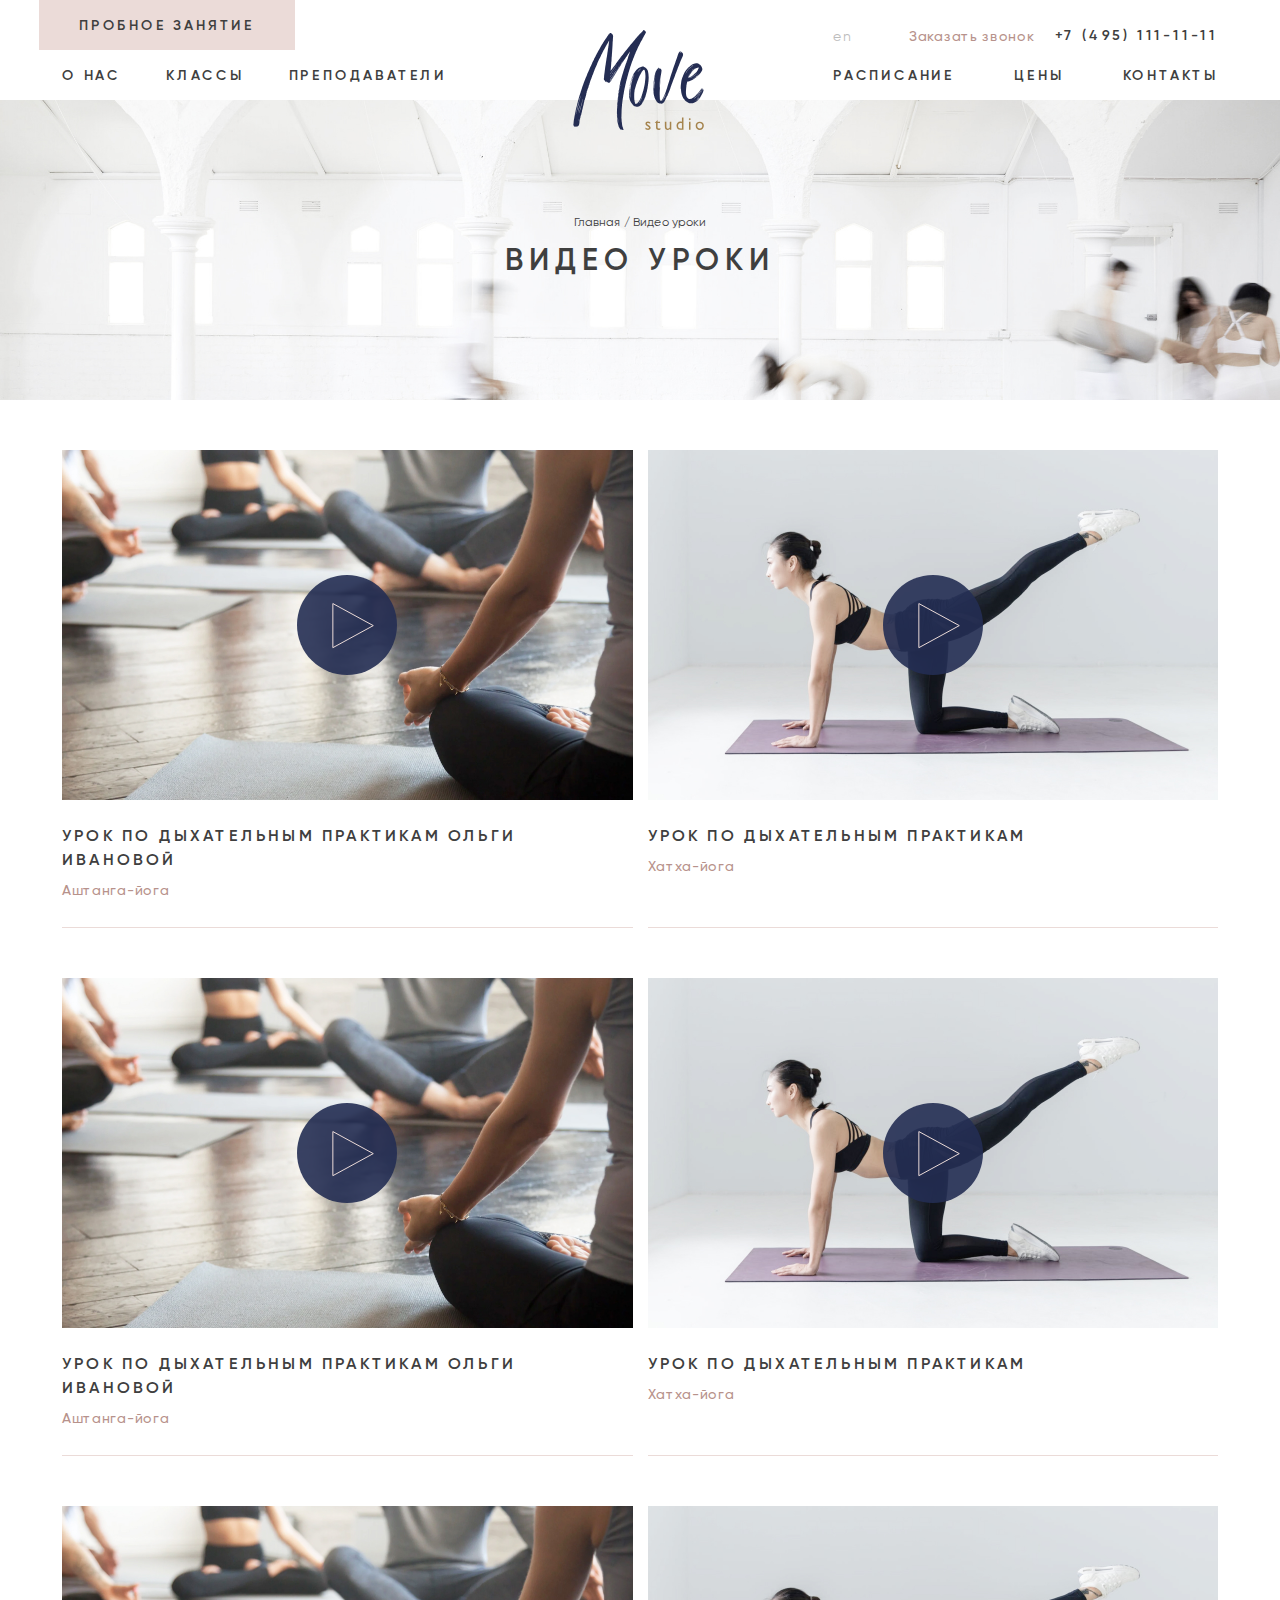
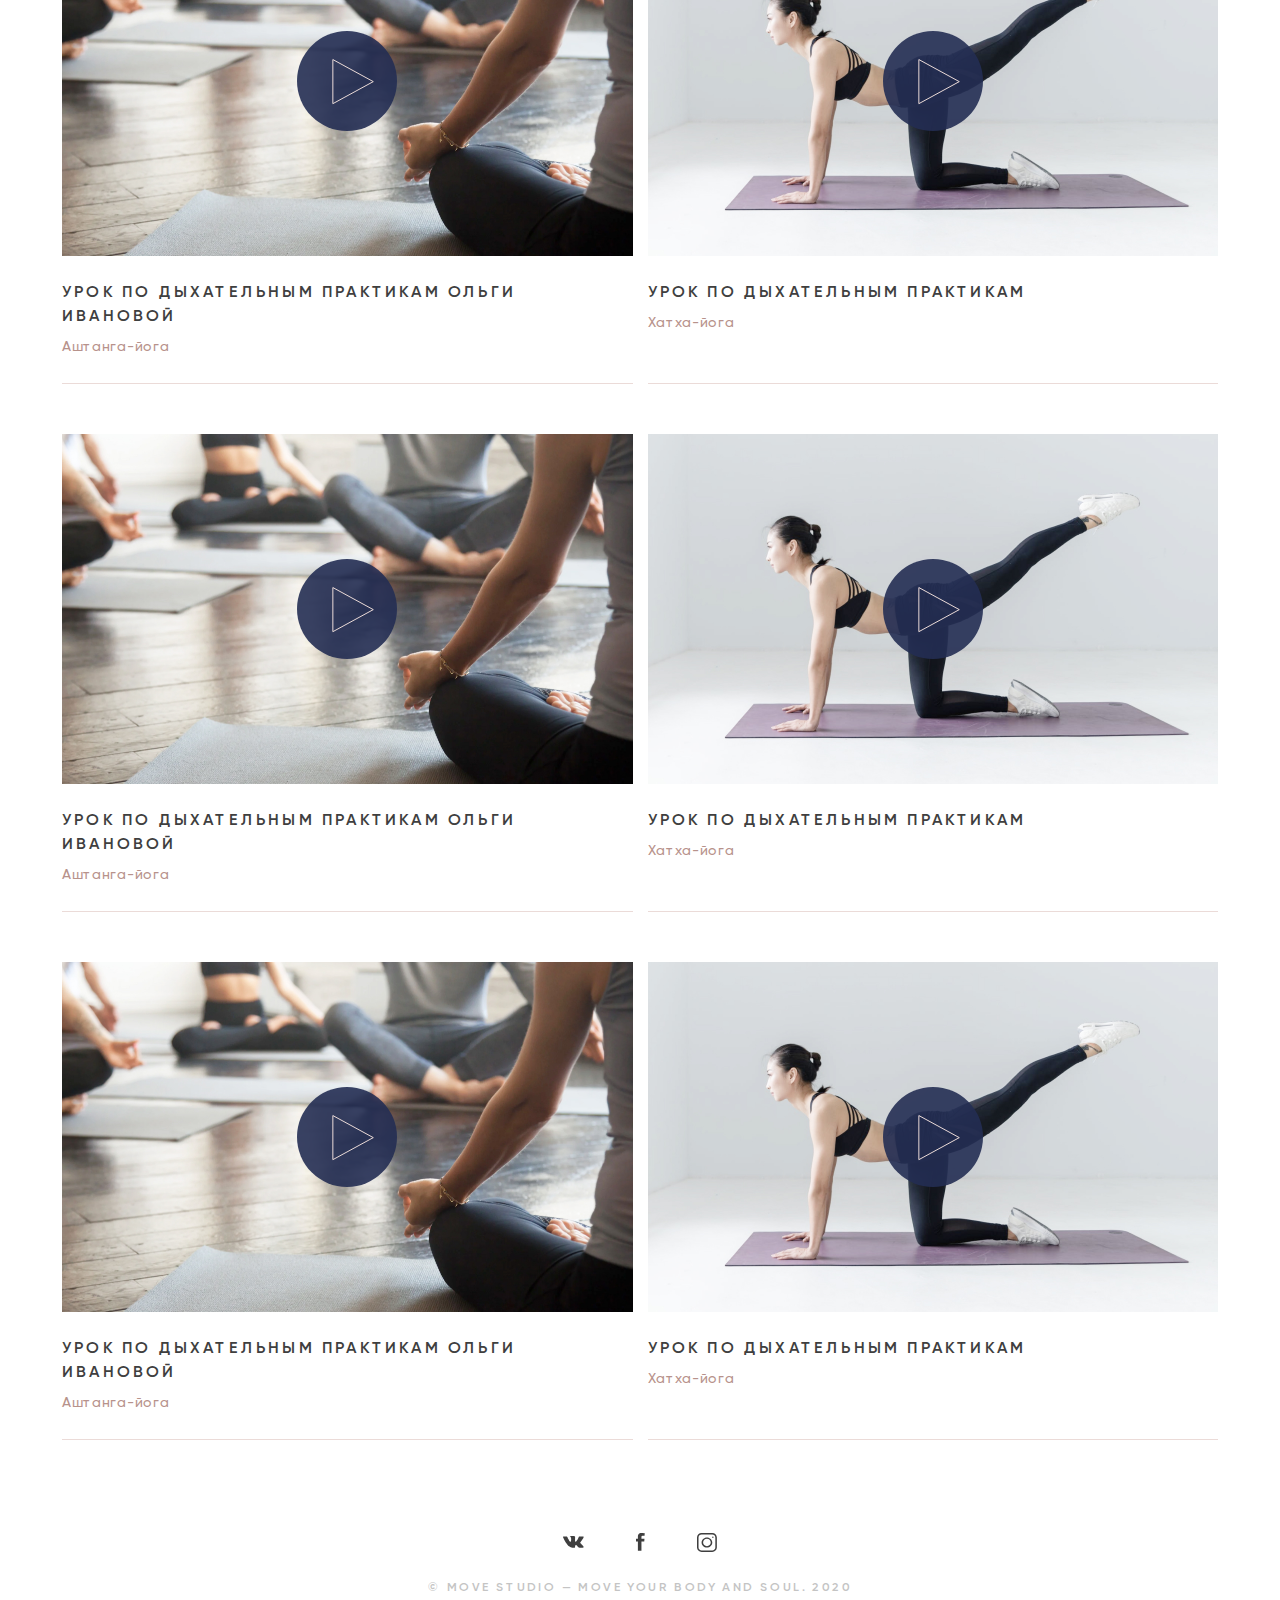
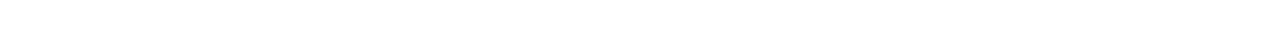
<file: video.html>
<!DOCTYPE html>
<html lang="ru">
  <head>
    <meta charset="utf-8">
    <meta name="viewport" content="width=device-width,initial-scale=1">
    <title>Move Studio</title>
    <link rel="icon" href="favicon.ico">
    <link rel="stylesheet" href="js/bootstrap/css/bootstrap.css">
    <link rel="stylesheet" href="css/bootstrap-select.min.css">
    <link rel="stylesheet" href="css/slick.css">
    <link rel="stylesheet" href="js/fancybox/jquery.fancybox.min.css">
    <link rel="stylesheet" href="js/bootstrap-fileinput/css/fileinput.min.css">
    <link rel="stylesheet" href="css/main.css">
    <link rel="stylesheet" href="css/responsive.css">
    <link rel="stylesheet" href="css/animations.css">
  </head>
  <body>
    <div class="over-wrapper">
      <div id="mobile-indicator"></div>
      <div id="sm-indicator"></div>
      <header>
        <div class="container">
          <div class="header-content">
            <div class="header-logo"><a href="#"><img src="images/logo.svg"></a></div>
            <div class="header-top">
              <div class="row">
                <div class="header-col header-col-top-l">
                  <div class="header-register"><a class="btn-order" href="#" data-toggle="modal" data-target="#registerModal">Пробное занятие</a></div>
                </div>
                <div class="header-col header-col-top-r">
                  <div class="header-controls">
                    <div class="row">
                      <div class="header-controls-l">
                        <div class="header-lang">
                          <ul class="lang-selector">
                            <li><a href="#">en</a></li>
                          </ul>
                        </div>
                      </div>
                      <div class="header-controls-r">
                        <div class="header-contacts">
                          <div class="header-button"><a class="btn-inline" href="#" data-toggle="modal" data-target="#callbackModal">Заказать звонок</a></div>
                          <div class="header-phone"><a href="tel: +7 (495) 111-11-11">+7 (495) 111-11-11</a></div>
                        </div>
                      </div>
                    </div>
                  </div>
                </div>
              </div>
            </div>
            <div class="header-bottom">
              <div class="navbar-trigger"><span></span><span></span><span></span></div>
              <div class="navbar-wrapper">
                <div class="row">
                  <div class="header-col navbar-col-l">
                    <ul class="nav navbar-nav">
                      <li data-submenu="#submenuAbout"><a href="#">О&nbsp;нас</a></li>
                      <li data-submenu="#submenuClasses"><a href="#">Классы</a></li>
                      <li><a href="#">Преподаватели</a></li>
                    </ul>
                  </div>
                  <div class="header-col navbar-col-r">
                    <ul class="nav navbar-nav">
                      <li><a href="#">Расписание</a></li>
                      <li><a href="#">Цены</a></li>
                      <li><a href="#">Контакты</a></li>
                    </ul>
                  </div>
                </div>
                <div class="header-contacts header-contacts-mob">
                  <div class="header-button"><a class="btn-inline" href="#" data-toggle="modal" data-target="#callbackModal">Заказать звонок</a></div>
                  <div class="header-phone"><a href="tel: +7 (495) 111-11-11">+7 (495) 111-11-11</a></div>
                </div>
              </div>
            </div>
          </div>
        </div>
        <div class="submenu" id="submenuAbout">
          <div class="container">
            <ul class="classes-menu">
              <li><a href="#">
                  <div class="class-menu-pic"><img src="files/class-menu-1.jpg"></div>
                  <div class="class-menu-descr">
                    <p>О студии</p>
                  </div></a></li>
              <li><a href="#">
                  <div class="class-menu-pic"><img src="files/class-menu-2.jpg"></div>
                  <div class="class-menu-descr">
                    <p>Блог</p>
                  </div></a></li>
              <li><a href="#">
                  <div class="class-menu-pic"><img src="files/class-menu-3.jpg"></div>
                  <div class="class-menu-descr">
                    <p>Видео уроки</p>
                  </div></a></li>
            </ul>
          </div>
        </div>
        <div class="submenu" id="submenuClasses">
          <div class="container">
            <ul class="classes-menu">
              <li><a href="#">
                  <div class="class-menu-pic"><img src="files/class-menu-1.jpg"></div>
                  <div class="class-menu-descr">
                    <p>Женские практики</p>
                  </div></a></li>
              <li><a href="#">
                  <div class="class-menu-pic"><img src="files/class-menu-2.jpg"></div>
                  <div class="class-menu-descr">
                    <p>Инь-йога</p>
                  </div></a></li>
              <li><a href="#">
                  <div class="class-menu-pic"><img src="files/class-menu-3.jpg"></div>
                  <div class="class-menu-descr">
                    <p>Хатха-йога</p>
                  </div></a></li>
              <li><a href="#">
                  <div class="class-menu-pic"><img src="files/class-menu-4.jpg"></div>
                  <div class="class-menu-descr">
                    <p>Дживамукти йога</p>
                  </div></a></li>
            </ul>
          </div>
        </div>
      </header>
      <main>
        <div class="page-wrapper">
          <div class="page-header" style="background-image: url(files/page-header-instructors.jpg);">
            <div class="page-header-inner">
              <div class="container">
                <ul class="breadcrumb">
                  <li><a href="#">Главная</a></li>
                  <li><span>Видео уроки</span></li>
                </ul>
                <h1>Видео уроки</h1>
              </div>
            </div>
          </div>
          <div class="page-body">
            <div class="page-content">
              <div class="container">
                <div class="videos-list">
                  <div class="row row-alt-2">
                    <div class="col-12 col-sm-6">
                      <div class="video-tmb"><a class="video-tmb-pic" href="https://www.youtube.com/watch?v=_sI_Ps7JSEk" data-fancybox="video_gal"><img src="files/video-poster-1.jpg">
                          <div class="play-button"></div></a>
                        <div class="video-tmb-descr">
                          <h3>Урок по дыхательным практикам Ольги Ивановой</h3>
                          <ul class="inst-classes">
                            <li><a href="#">Аштанга-йога</a></li>
                          </ul>
                        </div>
                      </div>
                    </div>
                    <div class="col-12 col-sm-6">
                      <div class="video-tmb"><a class="video-tmb-pic" href="https://www.youtube.com/watch?v=_sI_Ps7JSEk" data-fancybox="video_gal"><img src="files/video-poster-2.jpg">
                          <div class="play-button"></div></a>
                        <div class="video-tmb-descr">
                          <h3>Урок по дыхательным практикам</h3>
                          <ul class="inst-classes">
                            <li><a href="#">Хатха-йога</a></li>
                          </ul>
                        </div>
                      </div>
                    </div>
                    <div class="col-12 col-sm-6">
                      <div class="video-tmb"><a class="video-tmb-pic" href="https://www.youtube.com/watch?v=_sI_Ps7JSEk" data-fancybox="video_gal"><img src="files/video-poster-1.jpg">
                          <div class="play-button"></div></a>
                        <div class="video-tmb-descr">
                          <h3>Урок по дыхательным практикам Ольги Ивановой</h3>
                          <ul class="inst-classes">
                            <li><a href="#">Аштанга-йога</a></li>
                          </ul>
                        </div>
                      </div>
                    </div>
                    <div class="col-12 col-sm-6">
                      <div class="video-tmb"><a class="video-tmb-pic" href="https://www.youtube.com/watch?v=_sI_Ps7JSEk" data-fancybox="video_gal"><img src="files/video-poster-2.jpg">
                          <div class="play-button"></div></a>
                        <div class="video-tmb-descr">
                          <h3>Урок по дыхательным практикам</h3>
                          <ul class="inst-classes">
                            <li><a href="#">Хатха-йога</a></li>
                          </ul>
                        </div>
                      </div>
                    </div>
                    <div class="col-12 col-sm-6">
                      <div class="video-tmb"><a class="video-tmb-pic" href="https://www.youtube.com/watch?v=_sI_Ps7JSEk" data-fancybox="video_gal"><img src="files/video-poster-1.jpg">
                          <div class="play-button"></div></a>
                        <div class="video-tmb-descr">
                          <h3>Урок по дыхательным практикам Ольги Ивановой</h3>
                          <ul class="inst-classes">
                            <li><a href="#">Аштанга-йога</a></li>
                          </ul>
                        </div>
                      </div>
                    </div>
                    <div class="col-12 col-sm-6">
                      <div class="video-tmb"><a class="video-tmb-pic" href="https://www.youtube.com/watch?v=_sI_Ps7JSEk" data-fancybox="video_gal"><img src="files/video-poster-2.jpg">
                          <div class="play-button"></div></a>
                        <div class="video-tmb-descr">
                          <h3>Урок по дыхательным практикам</h3>
                          <ul class="inst-classes">
                            <li><a href="#">Хатха-йога</a></li>
                          </ul>
                        </div>
                      </div>
                    </div>
                    <div class="col-12 col-sm-6">
                      <div class="video-tmb"><a class="video-tmb-pic" href="https://www.youtube.com/watch?v=_sI_Ps7JSEk" data-fancybox="video_gal"><img src="files/video-poster-1.jpg">
                          <div class="play-button"></div></a>
                        <div class="video-tmb-descr">
                          <h3>Урок по дыхательным практикам Ольги Ивановой</h3>
                          <ul class="inst-classes">
                            <li><a href="#">Аштанга-йога</a></li>
                          </ul>
                        </div>
                      </div>
                    </div>
                    <div class="col-12 col-sm-6">
                      <div class="video-tmb"><a class="video-tmb-pic" href="https://www.youtube.com/watch?v=_sI_Ps7JSEk" data-fancybox="video_gal"><img src="files/video-poster-2.jpg">
                          <div class="play-button"></div></a>
                        <div class="video-tmb-descr">
                          <h3>Урок по дыхательным практикам</h3>
                          <ul class="inst-classes">
                            <li><a href="#">Хатха-йога</a></li>
                          </ul>
                        </div>
                      </div>
                    </div>
                    <div class="col-12 col-sm-6">
                      <div class="video-tmb"><a class="video-tmb-pic" href="https://www.youtube.com/watch?v=_sI_Ps7JSEk" data-fancybox="video_gal"><img src="files/video-poster-1.jpg">
                          <div class="play-button"></div></a>
                        <div class="video-tmb-descr">
                          <h3>Урок по дыхательным практикам Ольги Ивановой</h3>
                          <ul class="inst-classes">
                            <li><a href="#">Аштанга-йога</a></li>
                          </ul>
                        </div>
                      </div>
                    </div>
                    <div class="col-12 col-sm-6">
                      <div class="video-tmb"><a class="video-tmb-pic" href="https://www.youtube.com/watch?v=_sI_Ps7JSEk" data-fancybox="video_gal"><img src="files/video-poster-2.jpg">
                          <div class="play-button"></div></a>
                        <div class="video-tmb-descr">
                          <h3>Урок по дыхательным практикам</h3>
                          <ul class="inst-classes">
                            <li><a href="#">Хатха-йога</a></li>
                          </ul>
                        </div>
                      </div>
                    </div>
                  </div>
                </div>
              </div>
            </div>
          </div>
        </div>
      </main>
      <footer>
        <div class="container">
          <div class="footer-content">
            <div class="footer-soclinks-wrapper">
              <div class="footer-soclinks"><a class="soclink" href="#"><img class="svg-inline" src="images/soclink-vk.svg"></a><a class="soclink" href="#"><img class="svg-inline" src="images/soclink-fb.svg"></a><a class="soclink" href="#"><img class="svg-inline" src="images/soclink-instagram.svg"></a></div>
            </div>
            <div class="footer-copy">
              <p>&copy; Move Studio — Move your body and soul. 2020</p>
            </div>
          </div>
        </div>
      </footer>
      <div class="modal fade form-modal" id="registerModal" tabindex="-1">
        <div class="modal-dialog">
          <div class="modal-content">
            <button class="close" type="button" data-dismiss="modal" aria-label="Close"><img class="svg-inline" src="images/close-modal.svg"></button>
            <div class="modal-content-inner">
              <div class="modal-header">
                <div class="h2">Запись на&nbsp;пробное занятие</div>
              </div>
              <div class="modal-body">
                <div class="modal-form">
                  <form>
                    <input type="hidden" id="register_class" name="register_class">
                    <div class="row">
                      <div class="col-12 col-md-6">
                        <div class="form-group">
                          <label class="placeholder" for="register_name">Ваше имя</label>
                          <input type="text" name="register_name" id="register_name" required>
                        </div>
                      </div>
                      <div class="col-12 col-md-6">
                        <div class="form-group">
                          <label class="placeholder" for="register_phone">Телефон</label>
                          <input class="input-phone" type="text" name="register_phone" id="register_phone" required>
                        </div>
                      </div>
                      <div class="col-12">
                        <div class="form-agree">
                          <p>Нажимая кнопку “Отправить”, Вы даете свое согласие с&nbsp;<a href="#">Политикой Конфиденциальности</a></p>
                        </div>
                      </div>
                      <div class="col-12">
                        <div class="form-footer">
                          <button class="btn btn-1" type="submit">Отправить</button>
                        </div>
                      </div>
                    </div>
                  </form>
                </div>
              </div>
            </div>
          </div>
        </div>
      </div>
      <div class="modal fade form-modal" id="ticketModal" tabindex="-1">
        <div class="modal-dialog">
          <div class="modal-content">
            <button class="close" type="button" data-dismiss="modal" aria-label="Close"><img class="svg-inline" src="images/close-modal.svg"></button>
            <div class="modal-content-inner">
              <div class="modal-header">
                <div class="h2">Заказать абонемент</div>
              </div>
              <div class="modal-body">
                <div class="modal-form">
                  <form>
                    <input type="hidden" id="ticket_class" name="ticket_class">
                    <div class="row">
                      <div class="col-12 col-md-6">
                        <div class="form-group">
                          <label class="placeholder" for="ticket_name">Ваше имя</label>
                          <input type="text" name="ticket_name" id="ticket_name" required>
                        </div>
                      </div>
                      <div class="col-12 col-md-6">
                        <div class="form-group">
                          <label class="placeholder" for="ticket_phone">Телефон</label>
                          <input class="input-phone" type="text" name="ticket_phone" id="ticket_phone" required>
                        </div>
                      </div>
                      <div class="col-12">
                        <div class="form-agree">
                          <p>Нажимая кнопку “Отправить”, Вы даете свое согласие с&nbsp;<a href="#">Политикой Конфиденциальности</a></p>
                        </div>
                      </div>
                      <div class="col-12">
                        <div class="form-footer">
                          <button class="btn btn-1" type="submit">Отправить</button>
                        </div>
                      </div>
                    </div>
                  </form>
                </div>
              </div>
            </div>
          </div>
        </div>
      </div>
      <div class="modal fade form-modal" id="zoomModal" tabindex="-1">
        <div class="modal-dialog">
          <div class="modal-content">
            <button class="close" type="button" data-dismiss="modal" aria-label="Close"><img class="svg-inline" src="images/close-modal.svg"></button>
            <div class="modal-content-inner">
              <div class="modal-header">
                <div class="h2">Заказать абонемент</div>
              </div>
              <div class="modal-body">
                <div class="modal-form">
                  <form>
                    <input type="hidden" id="zoom_class" name="zoom_class">
                    <div class="row">
                      <div class="col-12 col-md-6">
                        <div class="form-group">
                          <label class="placeholder" for="zoom_name">Ваше имя</label>
                          <input type="text" name="zoom_name" id="zoom_name" required>
                        </div>
                      </div>
                      <div class="col-12 col-md-6">
                        <div class="form-group">
                          <label class="placeholder" for="zoom_phone">Телефон</label>
                          <input class="input-phone" type="text" name="zoom_phone" id="zoom_phone" required>
                        </div>
                      </div>
                      <div class="col-12">
                        <div class="form-agree">
                          <p>Нажимая кнопку “Отправить”, Вы даете свое согласие с&nbsp;<a href="#">Политикой Конфиденциальности</a></p>
                        </div>
                      </div>
                      <div class="col-12">
                        <div class="form-footer">
                          <button class="btn btn-1" type="submit">Отправить</button>
                        </div>
                      </div>
                    </div>
                  </form>
                </div>
              </div>
            </div>
          </div>
        </div>
      </div>
      <div class="modal fade form-modal" id="callbackModal" tabindex="-1">
        <div class="modal-dialog">
          <div class="modal-content">
            <button class="close" type="button" data-dismiss="modal" aria-label="Close"><img class="svg-inline" src="images/close-modal.svg"></button>
            <div class="modal-content-inner">
              <div class="modal-header">
                <div class="h2">Заказ обратного звонка</div>
              </div>
              <div class="modal-body">
                <div class="modal-form">
                  <form>
                    <div class="row">
                      <div class="col-12 col-md-6">
                        <div class="form-group">
                          <label class="placeholder" for="callback_name">Ваше имя</label>
                          <input type="text" name="callback_name" id="callback_name" required>
                        </div>
                      </div>
                      <div class="col-12 col-md-6">
                        <div class="form-group">
                          <label class="placeholder" for="callback_phone">Телефон</label>
                          <input class="input-phone" type="text" name="callback_phone" id="callback_phone" required>
                        </div>
                      </div>
                      <div class="col-12">
                        <div class="form-agree">
                          <p>Нажимая кнопку “Отправить”, Вы даете свое согласие с&nbsp;<a href="#">Политикой Конфиденциальности</a></p>
                        </div>
                      </div>
                      <div class="col-12">
                        <div class="form-footer">
                          <button class="btn btn-1" type="submit">Отправить</button>
                        </div>
                      </div>
                    </div>
                  </form>
                </div>
              </div>
            </div>
          </div>
        </div>
      </div>
      <div class="modal fade success-modal" id="successModal" tabindex="-1">
        <div class="modal-dialog">
          <div class="modal-content">
            <button class="close" type="button" data-dismiss="modal" aria-label="Close"><img class="svg-inline" src="images/close-modal.svg"></button>
            <div class="modal-header">
              <div class="h2"><span>Ваша заявка успешно принята!</span></div>
            </div>
            <div class="modal-body">
              <div class="text">
                <p>Перезвоним в течение 15 минут</p>
              </div>
              <div class="success-modal-button">
                <button class="btn btn-1" type="button" data-dismiss="modal" aria-label="Close">Закрыть</button>
              </div>
            </div>
          </div>
        </div>
      </div>
      <script src="js/jquery-3.3.1.min.js"></script>
      <script src="js/bootstrap/js/bootstrap.bundle.min.js"></script>
      <script src="js/bootstrap-select.min.js"></script>
      <script src="js/jquery.validate.min.js"></script>
      <script src="js/additional-methods.min.js"></script>
      <script src="js/jquery.maskedinput.min.js"></script>
      <script src="js/wNumb.min.js"></script>
      <script src="js/slick.min.js"></script>
      <script src="js/fancybox/jquery.fancybox.min.js"></script>
      <script src="js/greensock/TweenMax.min.js"></script>
      <script src="js/greensock/plugins/CSSRulePlugin.min.js"></script>
      <script src="js/greensock/plugins/ScrollToPlugin.min.js"></script>
      <script src="js/iscroll-probe.js"></script>
      <script src="js/scrollmagic/ScrollMagic.min.js"></script>
      <script src="js/scrollmagic/plugins/animation.gsap.min.js"></script>
      <script src="js/jquery.mousewheel.js"></script>
      <script src="js/bootstrap-fileinput/js/fileinput.min.js"></script>
      <script src="https://api-maps.yandex.ru/2.1/?lang=ru_RU"></script>
      <script src="js/main.js"></script>
      <script src="js/animations.js"></script>
    </div>
  </body>
</html>
</file>
<file: css/main.css>
@charset "UTF-8";
@font-face {
  font-family: 'Gilroy';
  src: url("../fonts/subset-Gilroy-Bold.woff2") format("woff2"), url("../fonts/subset-Gilroy-Bold.woff") format("woff");
  font-weight: bold;
  font-style: normal; }

@font-face {
  font-family: 'Gilroy';
  src: url("../fonts/subset-Gilroy-BoldItalic.woff2") format("woff2"), url("../fonts/subset-Gilroy-BoldItalic.woff") format("woff");
  font-weight: bold;
  font-style: italic; }

@font-face {
  font-family: 'Gilroy';
  src: url("../fonts/subset-Gilroy-RegularItalic.woff2") format("woff2"), url("../fonts/subset-Gilroy-RegularItalic.woff") format("woff");
  font-weight: normal;
  font-style: italic; }

@font-face {
  font-family: 'Gilroy';
  src: url("../fonts/subset-Gilroy-HeavyItalic.woff2") format("woff2"), url("../fonts/subset-Gilroy-HeavyItalic.woff") format("woff");
  font-weight: 900;
  font-style: italic; }

@font-face {
  font-family: 'Gilroy';
  src: url("../fonts/subset-Gilroy-Extrabold.woff2") format("woff2"), url("../fonts/subset-Gilroy-Extrabold.woff") format("woff");
  font-weight: 800;
  font-style: normal; }

@font-face {
  font-family: 'Gilroy';
  src: url("../fonts/subset-Gilroy-Thin.woff2") format("woff2"), url("../fonts/subset-Gilroy-Thin.woff") format("woff");
  font-weight: 100;
  font-style: normal; }

@font-face {
  font-family: 'Gilroy';
  src: url("../fonts/subset-Gilroy-Light.woff2") format("woff2"), url("../fonts/subset-Gilroy-Light.woff") format("woff");
  font-weight: 300;
  font-style: normal; }

@font-face {
  font-family: 'Gilroy';
  src: url("../fonts/subset-Gilroy-ThinItalic.woff2") format("woff2"), url("../fonts/subset-Gilroy-ThinItalic.woff") format("woff");
  font-weight: 100;
  font-style: italic; }

@font-face {
  font-family: 'Gilroy';
  src: url("../fonts/subset-Gilroy-ExtraboldItalic.woff2") format("woff2"), url("../fonts/subset-Gilroy-ExtraboldItalic.woff") format("woff");
  font-weight: 800;
  font-style: italic; }

@font-face {
  font-family: 'Gilroy';
  src: url("../fonts/subset-Gilroy-Medium.woff2") format("woff2"), url("../fonts/subset-Gilroy-Medium.woff") format("woff");
  font-weight: 500;
  font-style: normal; }

@font-face {
  font-family: 'Gilroy';
  src: url("../fonts/subset-Gilroy-MediumItalic.woff2") format("woff2"), url("../fonts/subset-Gilroy-MediumItalic.woff") format("woff");
  font-weight: 500;
  font-style: italic; }

@font-face {
  font-family: 'Gilroy';
  src: url("../fonts/subset-Gilroy-Regular.woff2") format("woff2"), url("../fonts/subset-Gilroy-Regular.woff") format("woff");
  font-weight: normal;
  font-style: normal; }

@font-face {
  font-family: 'Gilroy';
  src: url("../fonts/subset-Gilroy-LightItalic.woff2") format("woff2"), url("../fonts/subset-Gilroy-LightItalic.woff") format("woff");
  font-weight: 300;
  font-style: italic; }

@font-face {
  font-family: 'Gilroy';
  src: url("../fonts/subset-Gilroy-UltraLightItalic.woff2") format("woff2"), url("../fonts/subset-Gilroy-UltraLightItalic.woff") format("woff");
  font-weight: 200;
  font-style: italic; }

@font-face {
  font-family: 'Gilroy';
  src: url("../fonts/subset-Gilroy-SemiboldItalic.woff2") format("woff2"), url("../fonts/subset-Gilroy-SemiboldItalic.woff") format("woff");
  font-weight: 600;
  font-style: italic; }

@font-face {
  font-family: 'Gilroy';
  src: url("../fonts/subset-Gilroy-BlackItalic.woff2") format("woff2"), url("../fonts/subset-Gilroy-BlackItalic.woff") format("woff");
  font-weight: 900;
  font-style: italic; }

@font-face {
  font-family: 'Gilroy';
  src: url("../fonts/subset-Gilroy-Semibold.woff2") format("woff2"), url("../fonts/subset-Gilroy-Semibold.woff") format("woff");
  font-weight: 600;
  font-style: normal; }

@font-face {
  font-family: 'Gilroy';
  src: url("../fonts/subset-Gilroy-Heavy.woff2") format("woff2"), url("../fonts/subset-Gilroy-Heavy.woff") format("woff");
  font-weight: 900;
  font-style: normal; }

@font-face {
  font-family: 'Gilroy';
  src: url("../fonts/subset-Gilroy-UltraLight.woff2") format("woff2"), url("../fonts/subset-Gilroy-UltraLight.woff") format("woff");
  font-weight: 200;
  font-style: normal; }

@font-face {
  font-family: 'Gilroy';
  src: url("../fonts/subset-Gilroy-Black.woff2") format("woff2"), url("../fonts/subset-Gilroy-Black.woff") format("woff");
  font-weight: 900;
  font-style: normal; }

* {
  outline: none !important; }

html,
body {
  font-family: 'Gilroy', sans-serif;
  font-size: 16px;
  line-height: 1.625;
  font-weight: 500;
  color: #3F3F3F;
  background: #fff;
  min-width: 360px; }

h1,
.h1 {
  font-weight: 600;
  font-size: 30px;
  line-height: 36px;
  text-align: center;
  letter-spacing: 0.2em;
  color: #3F3F3F;
  margin: 0;
  text-transform: uppercase; }

h2,
.h2 {
  font-weight: bold;
  font-size: 40px;
  line-height: 49px;
  text-transform: uppercase;
  color: #505456;
  margin: 40px 0 12px 0; }

h1:first-child,
.h1:first-child,
h2:first-child,
.h2:first-child,
h3:first-child,
.h3:first-child,
h4:first-child,
.h4:first-child {
  margin-top: 0 !important; }

main a,
main a:focus {
  color: #242D53;
  text-decoration: none;
  transition: all .15s ease; }

main a:hover {
  text-decoration: underline; }

p {
  margin: 0 0 10px 0; }

p:last-child {
  margin-bottom: 0; }

main ul {
  margin: 0 0 10px 0;
  padding: 0;
  list-style: none; }

main ul > li {
  padding: 0 0 0 40px;
  margin: 0 0 10px 0;
  position: relative; }

main ul > li:before {
  content: "";
  width: 22px;
  height: 22px;
  background: url(../images/li-check.svg) 0 0 no-repeat;
  position: absolute;
  left: 0;
  top: 1px; }

main ol {
  padding: 0;
  margin: 0 0 32px 0;
  counter-reset: item;
  list-style: none; }

main ol > li {
  position: relative;
  padding: 0 0 0 87px;
  margin: 0 0 10px 0; }

main ol > li:before {
  color: #FDB930;
  font-family: 'Gilroy';
  font-weight: 600;
  font-size: 16px;
  line-height: 28px;
  /* identical to box height */
  color: #08B0A0;
  position: absolute;
  left: 0;
  top: 0;
  content: "0" counter(item) " ";
  counter-increment: item; }

main ol > li:nth-child(n+10):before {
  content: counter(item) " "; }

main ol > li:after {
  display: block;
  content: "";
  width: 30px;
  height: 4px;
  background: url(../images/ol-deco.svg) 0 0 no-repeat;
  position: absolute;
  left: 34px;
  top: 11px; }

main ol.ol-alt > li {
  padding-left: 40px; }

main ol.ol-alt > li:before {
  color: #EC5F65; }

main ol.ol-alt > li:after {
  display: none; }

.ol-red {
  font-weight: 600;
  color: #EC5F65; }

.section {
  position: relative; }

.section-content {
  position: relative;
  padding: 60px 0 60px 0;
  z-index: 10; }

.section-content-inner {
  position: relative;
  z-index: 20; }

main table {
  width: 100%;
  font-family: 'Gilroy';
  font-size: 16px;
  line-height: 26px;
  color: #272E33; }

main table th {
  border-top: 2px solid #FDB930;
  border-bottom: 2px solid #FDB930;
  font-family: 'Gilroy';
  font-weight: 500;
  font-size: 18px;
  line-height: 26px;
  color: #000000;
  vertical-align: top;
  padding: 20px 15px 20px 15px; }

main table td {
  border-bottom: 1px solid #C4C4C4;
  vertical-align: top;
  padding: 22px 15px 22px 15px; }

main table th:first-child,
main table td:first-child {
  padding-left: 0; }

main table th:last-child,
main table td:last-child {
  padding-right: 0; }

/* Buttons */
.btn,
.btn:focus {
  -webkit-box-shadow: none;
  -moz-box-shadow: none;
  box-shadow: none;
  background-color: transparent;
  text-decoration: none !important;
  -webkit-border-radius: 0;
  -moz-border-radius: 0;
  border-radius: 0;
  vertical-align: top;
  border: none;
  position: relative;
  display: inline-block;
  vertical-align: middle;
  -webkit-box-shadow: none;
  -moz-box-shadow: none;
  box-shadow: none;
  text-align: center;
  transition: background-color .2s ease, color .2s ease, box-shadow .2s ease, border-color .2s ease, box-shadow .2s ease, font-size .2s ease; }

.btn:active {
  -webkit-box-shadow: none;
  -moz-box-shadow: none;
  box-shadow: none; }

.btn-fwd,
.btn-fwd:focus {
  font-size: 16px;
  line-height: 24px;
  font-weight: bold;
  text-transform: uppercase;
  padding: 0 0 0 45px;
  position: relative;
  color: #242D53; }

.btn-fwd:hover {
  color: #B68B83; }

.btn-fwd:before {
  content: "";
  width: 28px;
  height: 51px;
  background: url(../images/ico-btn-fwd.png) 0 0 no-repeat;
  background-size: 28px auto;
  position: absolute;
  left: 0;
  top: -11px; }

.btn-fwd:hover:before {
  background-position: 0 -51px; }

.btn-1,
.btn-1:focus {
  font-weight: bold;
  font-size: 14px;
  line-height: 24px;
  text-align: center;
  font-weight: 600;
  text-transform: uppercase;
  letter-spacing: .2em;
  color: #fff;
  background: #242D53;
  transition: all .2s ease;
  padding: 14px 30px 12px 30px; }

.btn-1:hover {
  color: #fff;
  background: #2B3870; }

.btn-1:active {
  color: #fff;
  background: #2B3870;
  box-shadow: inset 0px 4px 15px rgba(0, 0, 0, 0.25); }

.btn-2,
.btn-2:focus {
  font-weight: bold;
  font-size: 16px;
  line-height: 24px;
  text-align: center;
  font-weight: 600;
  text-transform: uppercase;
  letter-spacing: .2em;
  color: #3F3F3F;
  background: #EBDBD8;
  transition: all .2s ease;
  padding: 14px 30px 12px 30px; }

.btn-2:hover {
  color: #3F3F3F;
  background: #DDC3BE; }

.btn-2:active {
  color: #3F3F3F;
  background: #DDC3BE;
  box-shadow: inset 0px 4px 15px #B7928B; }

.btn-3,
.btn-3:focus {
  font-weight: bold;
  font-size: 16px;
  line-height: 24px;
  text-align: center;
  font-weight: 600;
  text-transform: uppercase;
  letter-spacing: .2em;
  color: #EBDBD8;
  background: transparent;
  transition: all .2s ease;
  padding: 14px 30px 12px 30px; }

.btn-3:after {
  content: "";
  position: absolute;
  left: 0;
  right: 0;
  top: 0;
  bottom: 0;
  border: 1px solid #EBDBD8;
  transition: all .2s ease; }

.btn-3:hover {
  color: #3F3F3F;
  background: #DDC3BE; }

.btn-3:active {
  color: #3F3F3F;
  background: #DDC3BE;
  box-shadow: inset 0px 4px 15px #B7928B; }

.btn-3:hover:after,
.btn-3:active:after {
  opacity: 0; }

.more-link,
.more-link:focus {
  font-size: 16px;
  line-height: 24px;
  font-weight: bold;
  text-transform: uppercase;
  padding: 0 130px 0 0;
  position: relative;
  color: #242D53;
  text-decoration: none !important; }

.more-link:hover {
  color: #B68B83; }

.more-link:before {
  content: "";
  width: 101px;
  height: 28px;
  background: url(../images/slick-next-green.svg) 0 0 no-repeat;
  background-size: 101px 28px;
  position: absolute;
  right: 0;
  top: -4px;
  transition: all .2s ease;
  opacity: 1; }

.more-link:after {
  content: "";
  width: 101px;
  height: 28px;
  background: url(../images/slick-next-red.svg) 0 0 no-repeat;
  background-size: 101px 28px;
  position: absolute;
  right: 0;
  top: -4px;
  transition: all .2s ease;
  opacity: 0; }

.more-link:hover:before {
  opacity: 0; }

.more-link:hover:after {
  opacity: 1; }

.btn-order,
.btn-order:focus {
  display: inline-block;
  background: #EBDBD8;
  font-weight: 600;
  font-size: 14px;
  line-height: 24px;
  letter-spacing: 0.2em;
  text-transform: uppercase;
  color: #3F3F3F;
  padding: 14px 40px 12px 40px;
  text-decoration: none !important;
  transition: all .2s ease; }

.btn-order:hover {
  color: #3F3F3F;
  background: #DDC3BE; }

.btn-order:active {
  color: #3F3F3F;
  background: #DDC3BE;
  box-shadow: inset 0px 4px 15px #B7928B; }

.btn-inline,
.btn-inline:focus {
  font-size: 14px;
  line-height: 24px;
  letter-spacing: 0.05em;
  color: #B7928B;
  padding: 0;
  display: inline-block;
  text-decoration: none; }

/* Buttons END */
/* Forms */
.form-group {
  position: relative;
  margin: 0 0 25px 0;
  padding: 25px 0 0 0; }

label {
  display: block;
  font-size: 12px;
  line-height: 15px;
  color: rgba(0, 0, 0, 0.5);
  margin: 0; }

label.placeholder {
  font-family: 'Gilroy';
  position: absolute;
  left: 0px;
  top: 25px;
  font-size: 16px;
  line-height: 26px;
  font-weight: normal;
  max-width: 100%;
  padding: 0;
  color: #3F3F3F;
  transition: all .3s ease; }

label.placeholder.active {
  font-size: 14px;
  line-height: 22px;
  color: #3F3F3F;
  opacity: .75;
  top: 0px; }

.form-alt label.placeholder {
  color: #fff; }

label.error {
  font-family: 'Gilroy';
  font-size: 12px;
  line-height: 20px;
  font-weight: normal;
  margin: 6px 0 0 0;
  color: #B56556;
  position: absolute;
  top: 100%;
  left: 0;
  right: 0;
  text-align: right; }

.form-alt label.error {
  color: #ffa999; }

label.error:before {
  content: "* "; }

input[type=text],
input[type=email],
input[type=password],
textarea {
  font-family: 'Gilroy';
  display: block;
  width: 100%;
  background: transparent;
  border: none;
  border-bottom: 1px solid #242D53;
  -webkit-appearance: none;
  font-size: 16px;
  line-height: 26px;
  font-weight: 500;
  color: #242D53;
  padding: 0 0 12px 0; }

.form-alt input[type=text],
.form-alt input[type=email],
.form-alt input[type=password],
.form-alt textarea {
  border-color: #ebdbd8;
  color: #fff; }

textarea {
  resize: none; }

input[type=text].error,
input[type=email].error,
input[type=password].error,
textarea.error {
  border-color: #B56556 !important;
  color: #B56556 !important; }

.form-alt input[type=text].error,
.form-alt input[type=email].error,
.form-alt input[type=password].error,
.form-alt textarea.error {
  border-color: #ffa999 !important;
  color: #ffa999 !important; }

textarea {
  display: block;
  margin: 0; }

.form-radio,
.form-checkbox {
  margin: 0 0 14px 0; }

input[type=checkbox],
input[type=radio] {
  position: absolute;
  visibility: hidden; }

input[type=checkbox] + label,
input[type=radio] + label {
  padding: 0 0 0 40px;
  position: relative;
  cursor: pointer;
  font-weight: normal;
  font-size: 16px;
  line-height: 26px;
  color: #fff; }

input[type=checkbox] + label:before {
  content: "";
  position: absolute;
  left: 0;
  top: 2px;
  width: 20px;
  height: 20px;
  background: #fff;
  border: 1px solid #242D53;
  transition: all .2s ease; }

.form-alt input[type=checkbox] + label:before {
  background: transparent;
  border-color: #EBDBD8; }

input[type=checkbox]:checked + label:before {
  border-width: 7px; }

input[type=radio] + label:before {
  content: "";
  position: absolute;
  left: 0;
  top: 2px;
  width: 20px;
  height: 20px;
  background: #fff;
  border: 1px solid #242D53;
  transition: all .2s ease;
  border-radius: 50%; }

.form-alt input[type=radio] + label:before {
  background: transparent;
  border-color: #EBDBD8; }

input[type=radio]:checked + label:before {
  border-width: 7px; }

.form-alt input[type=radio]:checked + label:before {
  background: #3F3F3F; }

.form-agree .form-checkbox {
  margin: 0; }

.form-agree input[type=checkbox] + label {
  font-family: 'Gilroy';
  font-style: italic;
  font-weight: normal;
  font-size: 13px;
  line-height: 18px;
  padding: 0 0 0 35px;
  color: #6A6A6A; }

.form-agree input[type=checkbox] + label:before {
  width: 20px;
  height: 20px;
  border: none !important;
  background-color: #FDB930 !important;
  background-image: url(../images/checkbox-agree.svg);
  background-position: center center;
  background-size: 0 0;
  background-repeat: no-repeat;
  transition: all .15s ease;
  top: -2px; }

.form-agree input[type=checkbox]:checked + label:before {
  background-size: 9px 7px; }

.checkbox-label-error {
  color: #e70707 !important; }

.bootstrap-select > .dropdown-toggle,
.bootstrap-select > .dropdown-toggle:focus {
  font-family: 'Gilroy';
  display: block;
  width: 100%;
  background: transparent;
  border: none;
  border-bottom: 2px solid #000;
  -webkit-appearance: none;
  font-weight: normal;
  color: #000;
  padding: 0 50px 11px 17px;
  outline: none !important;
  font-size: 0;
  line-height: 0; }

.bootstrap-select.btn-group-error > .dropdown-toggle,
.bootstrap-select.btn-group-error > .dropdown-toggle:focus {
  border-bottom-color: #e70707; }

.bootstrap-select.show > .dropdown-toggle,
.bootstrap-select.show > .dropdown-toggle:focus {
  border-bottom-color: #479BFF; }

.bootstrap-select > .dropdown-toggle.bs-placeholder, .bootstrap-select > .dropdown-toggle.bs-placeholder:active, .bootstrap-select > .dropdown-toggle.bs-placeholder:focus, .bootstrap-select > .dropdown-toggle.bs-placeholder:hover {
  color: #000; }

.bootstrap-select.btn-group .dropdown-toggle .filter-option {
  font-size: 30px;
  line-height: 42px; }

.bootstrap-select.btn-group .dropdown-toggle.bs-placeholder .filter-option {
  color: transparent; }

.bootstrap-select.btn-group .dropdown-toggle .caret {
  width: 13px;
  height: 9px;
  background: none;
  position: absolute;
  right: 18px;
  top: 23px;
  margin: 0;
  display: block;
  vertical-align: top; }

.bootstrap-select.btn-group .dropdown-toggle .caret:before {
  content: "";
  display: block !important;
  width: 13px;
  height: 9px;
  background: url(../images/select-arrow.svg) 0 0 no-repeat;
  background-size: 13px auto;
  position: absolute;
  left: 0;
  top: 0;
  transition: all .15s ease;
  opacity: 1; }

.bootstrap-select.btn-group.show .dropdown-toggle .caret:before {
  opacity: 0; }

.bootstrap-select.btn-group .dropdown-toggle .caret:after {
  content: "";
  display: block !important;
  width: 13px;
  height: 9px;
  background: url(../images/select-arrow-active.svg) 0 0 no-repeat;
  background-size: 13px auto;
  position: absolute;
  left: 0;
  top: 0;
  transition: all .15s ease;
  opacity: 0; }

.bootstrap-select.btn-group.show .dropdown-toggle .caret:after {
  opacity: 1; }

.bootstrap-select.btn-group .dropdown-toggle:after,
.bootstrap-select.btn-group .dropdown-toggle .caret:after {
  display: none; }

.bootstrap-select:not([class*=col-]):not([class*=form-control]):not(.input-group-btn) {
  width: 100%; }

.bootstrap-select.btn-group .dropdown-menu {
  font-family: 'Gilroy';
  margin: -2px 0 0 0;
  padding: 0 0;
  border-radius: 0;
  border: none;
  box-shadow: 0px 4px 15px rgba(0, 0, 0, 0.1); }

.bootstrap-select.btn-group .dropdown-menu.inner {
  display: block; }

.bootstrap-select.btn-group .dropdown-menu li {
  padding: 0 !important;
  margin: 0 !important;
  font-size: 20px;
  line-height: 30px;
  font-weight: 300; }

.bootstrap-select.btn-group .dropdown-menu li.disabled {
  display: none; }

.bootstrap-select.btn-group .dropdown-menu li:before {
  display: none !important; }

.bootstrap-select.btn-group .dropdown-menu li a {
  display: block;
  padding: 7px 17px 12px 17px;
  color: #000;
  border-bottom: 1px solid #F4F4F4 !important; }

.bootstrap-select.btn-group .dropdown-menu li a:hover {
  background: none;
  color: #3F3F3F; }

.bootstrap-select.btn-group .dropdown-menu li.selected a {
  font-weight: bold; }

.form-agree {
  font-size: 12px;
  font-weight: 500;
  text-align: center;
  margin: 32px 0 0 0; }

.form-agree a,
.form-agree a:focus {
  color: #242D53;
  text-decoration: none; }

.form-agree a:hover {
  text-decoration: underline; }

.form-file {
  text-align: center; }

.form-file .file-caption {
  order: 2 !important;
  width: auto !important;
  height: auto !important;
  padding: 0 !important;
  margin: 0 !important;
  border: none !important;
  outline: none !important;
  display: none;
  background: none !important;
  border-radius: 0 !important; }

.file-caption.icon-visible {
  display: block;
  overflow: hidden; }

.form-file .file-caption-name {
  font-size: 14px;
  line-height: 22px;
  font-weight: bold;
  text-align: left !important;
  padding: 0 !important;
  color: #FFD600;
  margin: 0 0 0 35px; }

.form-file .input-group-append {
  justify-content: center !important;
  height: 22px !important; }

.form-file .btn-file,
.form-file .btn-file:focus {
  font-weight: bold;
  font-size: 0 !important;
  line-height: 22px !important;
  height: 22px !important;
  /* or 260% */
  text-align: center;
  color: #FFD600;
  padding: 0 0 0 35px !important;
  background: none !important;
  border-radius: 0 !important;
  cursor: pointer;
  display: block;
  position: relative;
  transition: all .15s ease; }

.form-file .btn-file span {
  font-size: 14px; }

.form-file .btn-file:hover {
  color: #fff; }

.form-file .btn-file:before {
  content: "";
  width: 20px;
  height: 20px;
  background: url(../images/ico-file.png) 0 0 no-repeat;
  background-size: 20px auto;
  position: absolute;
  left: 0;
  top: 0; }

.form-file .btn-file:hover:before {
  background-position: 0 -20px; }

.fileinput-remove {
  display: none !important;
  position: absolute !important;
  top: 100%;
  left: 0;
  padding: 0 !important;
  margin: 9px 0 0 0 !important;
  font-size: 0 !important;
  line-height: 0 !important;
  width: 20px !important;
  height: 20px !important;
  box-shadow: none !important;
  background: url(../images/ico-remove.png) 0 0 no-repeat;
  background-size: 20px auto;
  background-color: transparent !important; }

.fileinput-remove:hover {
  background-position: 0 -20px; }

.fileinput-remove i {
  display: none !important; }

.form-file .input-group-btn {
  position: relative;
  font-size: 14px !important;
  line-height: 22px !important;
  margin: 0 !important; }

.file-caption.icon-visible + .input-group-btn .fileinput-remove {
  display: block !important; }

.file-caption + .input-group-btn {
  display: block !important; }

.btn-file i {
  display: none !important; }

.btn-file .kv-upload-progress {
  display: none !important; }

.form-group-file.form-group-error:after {
  content: "Выберите файл";
  font-size: 11px;
  line-height: 15px;
  text-align: right;
  margin: 13px 0 0 0;
  color: #FF0006;
  position: absolute;
  top: 100%;
  left: 0;
  right: 0; }

.form-group-file label.error {
  display: none !important; }

.subscribe-form input[type=text],
.subscribe-form input[type=email],
.subscribe-form input[type=password],
.subscribe-form textarea {
  color: #fff;
  background: rgba(255, 255, 255, 0.05);
  padding: 15px 30px 17px 30px;
  font-size: 18px;
  line-height: 26px;
  font-weight: normal;
  border: none; }

.form-footer {
  text-align: center;
  margin: 24px 0 0 0; }

/* Forms END */
.slick-arrow {
  position: absolute;
  z-index: 10;
  background: none;
  border: none;
  -webkit-appearance: none;
  font-size: 0;
  line-height: 0;
  overflow: hidden;
  color: transparent;
  width: 15px;
  height: 27px;
  top: 100%;
  margin-top: 39px;
  transform: none !important;
  cursor: pointer;
  padding: 0; }

.slider-arrows-up .slick-arrow {
  top: auto;
  margin-top: 0;
  bottom: 100%;
  margin-bottom: 27px; }

.slick-arrow.slick-disabled {
  opacity: .2 !important; }

.slick-arrow.slick-disabled:before {
  opacity: 1 !important; }

.slick-arrow.slick-disabled:after {
  opacity: 0 !important; }

.slick-prev {
  left: 0; }

.slick-next {
  right: 0; }

.slick-prev:before {
  content: "";
  left: 0;
  right: 0;
  top: 0;
  bottom: 0;
  background: url(../images/slick-prev.png) 0 0 no-repeat;
  background-size: 100% 100%;
  position: absolute;
  transition: all .2s ease;
  opacity: 1; }

.slick-prev:after {
  content: "";
  left: 0;
  right: 0;
  top: 0;
  bottom: 0;
  background: url(../images/slick-prev-hover.png) 0 0 no-repeat;
  background-size: 100% 100%;
  position: absolute;
  transition: all .2s ease;
  opacity: 0; }

.slick-next:before {
  content: "";
  left: 0;
  right: 0;
  top: 0;
  bottom: 0;
  background: url(../images/slick-next.png) 0 0 no-repeat;
  background-size: 100% 100%;
  position: absolute;
  transition: all .2s ease;
  opacity: 1; }

.slick-next:after {
  content: "";
  left: 0;
  right: 0;
  top: 0;
  bottom: 0;
  background: url(../images/slick-next-hover.png) 0 0 no-repeat;
  background-size: 100% 100%;
  position: absolute;
  transition: all .2s ease;
  opacity: 0; }

.slick-prev:hover:before,
.slick-next:hover:before {
  opacity: 0; }

.slick-prev:hover:after,
.slick-next:hover:after {
  opacity: 1; }

/* Modals */
.modal-backdrop {
  background: none; }

.modal {
  background: rgba(36, 45, 83, 0.8);
  padding: 0 !important; }

.modal-backdrop.show {
  opacity: 1; }

.modal-dialog {
  width: auto;
  padding: 15px;
  max-width: 1240px;
  min-height: 100%;
  display: flex;
  flex-direction: column;
  justify-content: center;
  margin: 0 auto 0 auto;
  position: relative; }

.modal-content {
  background: none;
  border: none;
  border-radius: 0;
  padding: 0;
  background: #fff;
  padding: 155px 120px 130px 120px;
  margin: 0 auto; }

.form-modal .modal-content {
  background: #fff url(../images/form-modal-logo.svg) center center no-repeat;
  max-width: 1000px; }

.modal .close {
  opacity: 1 !important;
  position: absolute;
  left: 50%;
  top: 45px;
  margin-left: -15px;
  width: 30px;
  height: 30px;
  background: transparent;
  display: flex;
  align-items: center;
  justify-content: center;
  transition: all .2s ease;
  cursor: pointer;
  pointer-events: auto; }

.modal .close:before {
  content: "";
  width: 60px;
  height: 60px;
  border-radius: 50%;
  left: 50%;
  top: 50%;
  margin: -30px 0 0 -30px;
  border: 1px solid #242D53;
  position: absolute;
  opacity: 0;
  transition: all .2s ease; }

.modal .close:hover:before {
  opacity: 1; }

.modal .close svg * {
  transition: all .2s ease; }

.modal-header {
  display: block;
  padding: 0;
  margin: 0 0 29px 0;
  border: none;
  position: relative; }

.modal-header-ico {
  position: absolute;
  left: -190px;
  top: 9px; }

.modal h2,
.modal .h2 {
  font-weight: 600;
  font-size: 30px;
  line-height: 36px;
  letter-spacing: 0.2em;
  text-transform: uppercase;
  color: #242D53;
  text-align: center;
  max-width: 500px;
  margin: 0 auto; }

.modal-header .sub-ttl {
  color: #ff0;
  font-size: 18px;
  line-height: 28px; }

.modal-body {
  padding: 0; }

.modal-info {
  font-weight: normal;
  font-size: 24px;
  line-height: 36px;
  color: #FFD600;
  margin: 13px 0 0 0; }

.success-modal .modal-dialog {
  max-width: 640px;
  text-align: center; }

.success-modal-button {
  margin: 30px 0 0 0; }

.map-modal .modal-content {
  padding: 0;
  flex-grow: 1;
  display: flex;
  flex-direction: column; }

.map-modal .modal-content-inner {
  flex-grow: 1;
  display: flex;
  flex-direction: column; }

.map-modal .modal-body {
  flex-grow: 1;
  display: flex;
  flex-direction: column; }

.modal-dialog {
  pointer-events: initial; }

/* Modals END */
.over-wrapper {
  overflow: hidden;
  margin: 0 auto; }

header {
  padding: 0 0 0 0;
  position: fixed;
  left: 0;
  right: 0;
  top: 0;
  z-index: 200;
  transition: all .3s ease;
  background: #fff; }

.form-modal .form-footer .btn {
  min-width: 363px; }

main {
  padding-top: 100px; }

.header-content {
  position: relative; }

.header-logo {
  position: absolute;
  left: 50%;
  margin-left: -67px;
  top: 30px;
  z-index: 10;
  transition: all .3s ease;
  text-align: center;
  width: 131px; }

.header-logo img {
  transition: all .3s ease;
  width: 131px; }

.header-top .row {
  justify-content: space-between; }

.header-col-top-l,
.header-col-top-r {
  flex-basis: 35%;
  padding: 0 15px; }

.navbar-wrapper {
  margin: 0; }

ul.navbar-nav {
  display: flex;
  flex-direction: row;
  justify-content: space-between;
  margin: 0 -10px;
  padding: 0;
  font-weight: 600;
  font-size: 14px;
  line-height: 17px;
  letter-spacing: 0.2em;
  text-transform: uppercase;
  color: #3F3F3F; }

ul.navbar-nav > li {
  margin: 0;
  padding: 0 10px; }

.navbar-nav a,
.navbar-nav a:focus {
  color: #3F3F3F;
  text-decoration: none;
  transition: all .1s ease;
  display: inline-block;
  padding: 17px 0 16px 0; }

.navbar-nav a:hover,
.navbar-nav a.active {
  color: #B68B83; }

.navbar-wrapper .row {
  justify-content: space-between; }

.navbar-col-l,
.navbar-col-r {
  flex-basis: 35%;
  padding: 0 15px; }

.header-controls {
  font-size: 14px;
  line-height: 24px;
  margin: 24px 0 2px 0;
  transition: all .3s ease; }

.header-controls .row {
  justify-content: space-between; }

.header-controls-l {
  padding: 0 15px; }

.header-controls-r {
  padding: 0 15px; }

.header-register {
  margin-left: -23px;
  transition: all .3s ease; }

ul.lang-selector {
  list-style: none;
  margin: 0 -10px;
  padding: 0;
  letter-spacing: 0.05em;
  font-weight: normal; }

ul.lang-selector > li {
  margin: 0 10px; }

ul.lang-selector a,
ul.lang-selector a:focus {
  color: #BDBDBD; }

.header-contacts {
  display: flex;
  margin: 0 -10px; }

.header-phone {
  letter-spacing: 0.2em;
  font-weight: 600;
  padding: 0 10px; }

.header-phone a,
.header-phone a:focus {
  color: #3F3F3F; }

.header-button {
  padding: 0 10px; }

@media (min-width: 768px) {
  .header-fixed {
    box-shadow: 0px 4px 15px rgba(0, 0, 0, 0.1); }
  .header-fixed .header-logo {
    top: 6px; }
  .header-fixed .header-logo img {
    width: 98px; } }

.page-header {
  background-repeat: no-repeat;
  background-position: center center;
  background-size: cover;
  min-height: 300px;
  display: flex;
  flex-direction: column;
  align-items: center;
  justify-content: center;
  padding: 60px 0 70px 0;
  position: relative;
  z-index: 50; }

ul.breadcrumb {
  text-align: center;
  display: flex;
  margin: 0 0 10px 0;
  padding: 0;
  list-style: none;
  background: none;
  border-radius: 0;
  border: none;
  justify-content: center;
  color: #3F3F3F;
  font-size: 12px;
  line-height: 20px;
  font-weight: normal;
  flex-wrap: wrap; }

ul.breadcrumb > li {
  margin: 0;
  padding: 0; }

ul.breadcrumb > li:before {
  display: none; }

ul.breadcrumb > li:after {
  content: "\00a0/\00a0"; }

ul.breadcrumb > li:last-child:after {
  display: none; }

ul.breadcrumb a,
ul.breadcrumb a:focus {
  color: #3F3F3F;
  text-decoration: none; }

ul.breadcrumb a:hover {
  text-decoration: none; }

.page-content {
  padding: 50px 0 100px 0;
  position: relative;
  z-index: 10; }

.page-content:last-child {
  padding-bottom: 0; }

.inst-list {
  margin-bottom: -90px; }

.inst-list .row > * {
  margin-bottom: 90px; }

.inst-tmb {
  display: flex;
  min-height: 100%;
  border-bottom: 1px solid #EBDBD8;
  padding: 0 0 46px 0; }

.inst-tmb-pic {
  flex-basis: 200px;
  flex-grow: 0;
  flex-shrink: 0;
  margin: 0 50px 0 0;
  position: relative; }

.inst-tmb-pic:before {
  content: "";
  width: 210px;
  height: 210px;
  position: absolute;
  background: url(../images/circle-logo.svg) 0 0 no-repeat;
  background-size: 100% 100%;
  right: -85px;
  top: -40px; }

.inst-tmb-pic img {
  width: 100%;
  position: relative; }

.inst-tmb-name {
  font-weight: 600;
  font-size: 16px;
  line-height: 24px;
  letter-spacing: 0.2em;
  text-transform: uppercase;
  margin: 0 0 7px 0; }

ul.inst-classes {
  font-size: 14px;
  letter-spacing: 0.05em;
  display: flex;
  margin: 0 0 27px 0;
  padding: 0;
  flex-wrap: wrap;
  color: #B7928B; }

ul.inst-classes > li {
  padding: 0;
  margin: 0; }

ul.inst-classes > li:before {
  display: none; }

ul.inst-classes > li:after {
  content: ",\00a0"; }

ul.inst-classes > li:last-child:after {
  display: none; }

ul.inst-classes a,
ul.inst-classes a:focus {
  color: #B7928B;
  text-decoration: none; }

ul.inst-classes a:hover {
  text-decoration: underline;
  color: #B7928B; }

ul.inst-classes a:active {
  color: #B7928B; }

.inst-tmb-descr {
  position: relative; }

.section-timetable {
  margin-top: 90px; }

.section-timetable:before {
  content: "";
  position: absolute;
  left: 50%;
  top: -320px;
  height: 800px;
  width: 1200px;
  margin-left: -600px;
  background: url(../images/section-timetable-bg.jpg) 0 0 no-repeat;
  background-size: 100% auto; }

.section-timetable .section-content {
  padding: 0; }

.section-timetable .section-content:before {
  content: "";
  position: absolute;
  left: 50%;
  margin-left: -600px;
  width: 50px;
  top: -320px;
  height: 800px;
  background: linear-gradient(to right, white, rgba(255, 255, 255, 0)); }

.section-timetable .section-content:after {
  content: "";
  position: absolute;
  right: 50%;
  margin-right: -600px;
  width: 50px;
  top: -320px;
  height: 800px;
  background: linear-gradient(to left, white, rgba(255, 255, 255, 0)); }

.timetable-link {
  display: block;
  margin: 0 auto;
  width: 350px;
  height: 350px;
  background: #EBDBD8;
  border-radius: 50%;
  text-align: center;
  display: flex;
  flex-direction: column;
  align-items: center;
  justify-content: center;
  text-decoration: none !important;
  color: #3F3F3F !important;
  padding: 40px 0 10px 0; }

.timetable-link h3,
.timetable-link .h3 {
  margin: 0 0 20px 0;
  font-weight: 600;
  font-size: 20px;
  line-height: 30px;
  letter-spacing: 0.2em;
  text-transform: uppercase;
  color: #242D53; }

.timetable-link-button {
  position: relative;
  font-weight: 600;
  font-size: 14px;
  letter-spacing: 0.2em;
  text-transform: uppercase;
  color: #242D53; }

.timetable-link-ico {
  content: "";
  display: block;
  margin: 0 auto 4px auto;
  border: 1px solid #242D53;
  border-radius: 50%;
  width: 50px;
  height: 50px;
  display: flex;
  align-items: center;
  justify-content: center;
  transition: all .2s ease; }

.timetable-link:hover .timetable-link-ico {
  background: #242D53; }

.timetable-link-ico svg {
  display: block; }

.timetable-link-ico svg * {
  transition: all .2s ease; }

.timetable-link:hover .timetable-link-ico svg *[fill] {
  fill: #fff; }

.timetable-link:hover .timetable-link-ico svg *[stroke] {
  stroke: #fff; }

footer {
  position: relative;
  z-index: 20;
  text-align: center;
  padding: 88px 0 40px 0; }

.footer-soclinks {
  display: flex;
  justify-content: center;
  align-items: center;
  margin: 0 -26px; }

.footer-soclinks .soclink {
  display: block;
  margin: 0 26px; }

.footer-copy {
  font-weight: 600;
  font-size: 12px;
  line-height: 26px;
  /* or 217% */
  text-align: center;
  letter-spacing: 0.2em;
  text-transform: uppercase;
  color: #C4C4C4;
  margin: 20px 0 0 0; }

.classes-list {
  margin-bottom: -50px; }

.classes-list .row > * {
  margin-bottom: 50px; }

.class-tmb {
  border-bottom: 1px solid #EBDBD8;
  padding: 0 0 50px 0;
  display: flex; }

.class-tmb-pic {
  width: 410px;
  height: 410px;
  flex-shrink: 0;
  margin: 0 87px 0 0;
  position: relative; }

.class-tmb-pic:before {
  content: "";
  width: 160px;
  height: 160px;
  position: absolute;
  background: url(../images/circle-logo.svg) 0 0 no-repeat;
  background-size: 100% 100%;
  right: -26px;
  top: -20px; }

.class-tmb-pic img {
  width: 100%;
  height: 100%;
  border-radius: 50%;
  position: relative; }

.class-tmb h3,
.class-tmb .h3 {
  font-weight: 600;
  font-size: 20px;
  line-height: 28px;
  letter-spacing: 0.2em;
  text-transform: uppercase;
  color: #3F3F3F;
  margin: 0 0 14px 0; }

.class-tmb h4,
.class-tmb .h4 {
  font-weight: 500;
  font-size: 14px;
  line-height: 24px;
  letter-spacing: 0.05em;
  color: #B7928B;
  margin: 17px 0 5px 0; }

.row-alt {
  margin-left: -20px;
  margin-right: -20px; }

.row-alt > * {
  padding-left: 20px;
  padding-right: 20px; }

.class-tmb-button {
  margin: 42px 0 0 0; }

.class-tmb-button .btn {
  min-width: 264px; }

.row-alt-2 {
  margin-left: -7px;
  margin-right: -8px; }

.row-alt-2 > * {
  padding-left: 7px;
  padding-right: 8px; }

.videos-list {
  margin-bottom: -50px; }

.videos-list .row > * {
  margin-bottom: 50px; }

.video-tmb {
  min-height: 100%;
  border-bottom: 1px solid #EBDBD8;
  padding: 0 0 25px 0; }

.video-tmb-pic {
  position: relative;
  margin: 0 0 24px 0;
  display: block; }

.video-tmb-pic img {
  width: 100%; }

.play-button {
  background: rgba(36, 45, 83, 0.9) url(../images/play-button.svg) 35px center no-repeat;
  transition: all .2s ease;
  width: 100px;
  height: 100px;
  border-radius: 50%;
  position: absolute;
  left: 50%;
  top: 50%;
  transform: translateX(-50%) translateY(-50%); }

a:hover .play-button {
  background-color: #242d53; }

.video-tmb h3,
.video-tmb .h3 {
  font-weight: 600;
  font-size: 16px;
  line-height: 24px;
  letter-spacing: 0.2em;
  text-transform: uppercase;
  color: #3F3F3F;
  margin: 0 0 7px 0; }

.video-tmb ul.inst-classes {
  margin: 0; }

.actions-slider .slick-slide {
  margin: 0 3px 0 2px; }

.actions-slider .slick-list {
  margin: 0 -3px 0 -2px; }

.action-tmb img {
  width: 100%; }

.prices-slider .slick-slide {
  margin: 0 15px; }

.prices-slider .slick-list {
  margin: 0 -15px; }

.section-header {
  padding: 0 60px;
  text-align: center;
  margin: 0 0 22px 0; }

.section-header h2,
.section-header .h2 {
  font-weight: 600;
  font-size: 30px;
  line-height: 36px;
  margin: 0;
  letter-spacing: 0.2em;
  text-transform: uppercase; }

.section-inner {
  margin: 0 0 93px 0; }

.section-inner:last-child {
  margin-bottom: 0; }

.section-inner .section-content {
  padding: 0; }

.prices-slider .slick-list {
  margin: 0 -15px; }

.prices-slider .slick-track {
  display: flex; }

.prices-slider .slick-slide {
  margin: 0 15px;
  float: none;
  height: auto; }

.price-tmb {
  border-top: 1px solid #EBDBD8;
  border-bottom: 1px solid #EBDBD8;
  min-height: 100%;
  display: flex;
  padding: 50px 0 50px 0; }

.price-tmb-num {
  width: 135px;
  height: 135px;
  flex-grow: 0;
  flex-shrink: 0;
  display: flex;
  align-items: center;
  justify-content: center;
  margin: 0 30px 0 0;
  background: url(../images/price-tmb-logo.svg) 0 0 no-repeat;
  background-size: 100% 100%;
  font-weight: 600;
  font-size: 70px;
  line-height: 70px;
  color: #242D53; }

.price-tmb-descr {
  margin-top: -6px;
  min-height: 135px;
  display: flex;
  flex-direction: column;
  justify-content: center;
  flex-grow: 1; }

.price-tmb h3,
.price-tmb .h3 {
  font-weight: 600;
  font-size: 16px;
  line-height: 24px;
  letter-spacing: 0.2em;
  text-transform: uppercase;
  margin: 0 0 14px 0; }

.price-tmb-price {
  font-weight: 600;
  font-size: 20px;
  line-height: 24px;
  letter-spacing: 0.2em;
  text-transform: uppercase;
  color: #242D53; }

.price-tmb-button {
  margin: 15px 0 0 0; }

.price-tmb h3 + .price-tmb-button,
.price-tmb .h3 + .price-tmb-button {
  margin-top: 9px; }

.price-tmb-button .btn {
  width: 100%; }

.main-slider-wrapper {
  position: relative;
  margin-bottom: 33px; }

.main-slider {
  height: 550px;
  overflow: hidden; }

.main-slider.slick-initialized {
  height: auto;
  overflow: visible; }

.main-slide {
  min-height: 550px;
  background-size: cover;
  background-repeat: no-repeat;
  background-position: center center;
  display: flex;
  align-items: center; }

.main-slide .slide-descr {
  padding: 60px 0 50px 100px;
  max-width: 450px; }

.main-slide h2,
.main-slide .h2 {
  font-weight: normal;
  font-size: 50px;
  line-height: 50px;
  letter-spacing: 0.05em;
  color: #242D53;
  text-transform: none;
  margin: 0; }

.main-slide .sup-ttl {
  font-weight: 600;
  font-size: 16px;
  line-height: 19px;
  letter-spacing: 0.2em;
  text-transform: uppercase;
  color: #B7928B;
  margin: 0 0 16px 0; }

.main-slider .slick-arrow {
  top: 50%;
  margin-bottom: 0;
  margin-top: -13px;
  left: auto;
  margin-left: 0;
  right: 50%; }

.main-slider .slick-prev {
  margin-right: -330px;
  opacity: 1 !important; }

.main-slider .slick-next {
  margin-right: -578px; }

.main-slider .slick-prev:before {
  background-image: url(../images/slick-prev-alt.png); }

.main-slider .slick-next:before {
  background-image: url(../images/slick-next-alt.png); }

.watch-link-wrapper {
  margin: 30px 0 0 0; }

.watch-link,
a.watch-link {
  display: inline-block;
  position: relative;
  font-weight: 600;
  font-size: 14px;
  line-height: 20px;
  letter-spacing: 0.2em;
  text-transform: uppercase;
  color: #242D53 !important;
  text-decoration: none !important;
  padding: 16px 0 0 70px;
  min-height: 50px; }

.watch-link-r,
a.watch-link-r {
  padding: 16px 70px 0 0; }

.watch-link-alt,
a.watch-link-alt {
  color: #EBDBD8 !important; }

.watch-link-ico {
  content: "";
  display: block;
  border: 1px solid #242D53;
  border-radius: 50%;
  width: 50px;
  height: 50px;
  display: flex;
  align-items: center;
  justify-content: center;
  transition: all .2s ease;
  position: absolute;
  left: 0;
  top: 0; }

.watch-link-r .watch-link-ico {
  left: auto;
  right: 0; }

.watch-link-alt .watch-link-ico {
  border-color: #EBDBD8; }

.watch-link:hover .watch-link-ico {
  background: #242D53; }

.watch-link-alt:hover .watch-link-ico {
  background: #EBDBD8; }

.watch-link-ico svg * {
  transition: all .2s ease; }

.watch-link-alt .watch-link-ico svg *[stroke] {
  stroke: #EBDBD8; }

.watch-link-alt .watch-link-ico svg *[fill] {
  fill: #EBDBD8; }

.watch-link:hover .watch-link-ico svg *[stroke] {
  stroke: #fff; }

.watch-link:hover .watch-link-ico svg *[fill] {
  fill: #fff; }

.watch-link-alt:hover .watch-link-ico svg *[stroke] {
  stroke: #242D53; }

.watch-link-alt:hover .watch-link-ico svg *[fill] {
  fill: #242D53; }

.main-slider-wrapper .slider-count {
  font-size: 14px;
  line-height: 17px;
  letter-spacing: 0.2em;
  text-transform: uppercase;
  color: #FFFFFF;
  position: absolute;
  display: flex;
  justify-content: space-between;
  right: 50%;
  top: 50%;
  margin-right: -547px;
  margin-top: -8px;
  align-items: center; }

.main-slider-wrapper .slider-count-progress {
  width: 132px;
  height: 1px;
  background: rgba(255, 255, 255, 0.2);
  position: relative;
  margin: 0 10px; }

.main-slider-wrapper .slider-count-progress-bar {
  position: absolute;
  left: 0;
  top: 0;
  bottom: 0;
  background: #fff; }

.main-slider-wrapper .slider-count-total {
  opacity: .2; }

.main-slider-wrapper .slider-count-cur,
.main-slider-wrapper .slider-count-total {
  width: 24px;
  text-align: center; }

.video-tmb-big {
  max-width: 957px;
  margin: 0 auto 0 auto;
  padding: 0;
  border: none; }

.video-tmb-big .play-button {
  width: 130px;
  height: 130px;
  background-size: 60px auto;
  background-position: 42px center; }

.video-tmb-big .video-tmb-pic {
  margin: 0; }

.section-move {
  margin-top: 65px; }

.section-move:before {
  content: "";
  position: absolute;
  left: 50%;
  top: -378px;
  height: 801px;
  width: 1200px;
  margin-left: -600px;
  background: url(../images/move-bg.jpg) 0 0 no-repeat;
  background-size: 100% auto; }

.section-move .section-content:before {
  content: "";
  position: absolute;
  left: 50%;
  margin-left: -600px;
  width: 50px;
  top: -378px;
  height: 801px;
  background: linear-gradient(to right, white, rgba(255, 255, 255, 0)); }

.section-move .section-content:after {
  content: "";
  position: absolute;
  right: 50%;
  margin-right: -600px;
  width: 50px;
  top: -378px;
  height: 801px;
  background: linear-gradient(to left, white, rgba(255, 255, 255, 0)); }

.move-pics {
  display: flex;
  margin: 0 -15px;
  justify-content: space-between; }

.move-col {
  position: relative;
  padding: 0 15px;
  flex: 0 0 33.33%;
  max-width: 33.33%; }

.move-pic {
  position: relative;
  z-index: 10;
  min-height: 100%;
  display: flex;
  align-items: flex-end; }

.move-col:nth-child(2) .move-pic {
  justify-content: center; }

.move-col:nth-child(3) .move-pic {
  justify-content: flex-end; }

.move-pic img {
  max-width: 100%;
  max-height: 100%; }

.move-pic-1 img {
  width: 315px; }

.move-pic-2 img {
  width: 263px; }

.move-pic-3 img {
  width: 327px; }

.move-circle {
  position: absolute;
  left: 0;
  right: 0;
  margin: 0 auto;
  display: flex;
  justify-content: center;
  top: -65px; }

.move-circle img {
  max-width: 100%; }

.move-logo {
  position: absolute;
  display: flex;
  justify-content: center;
  left: 0;
  right: 0;
  top: -90px; }

.section-poll {
  position: relative;
  background-image: url(../images/section-poll-bg.jpg);
  background-repeat: no-repeat;
  background-position: center center;
  background-size: cover;
  margin-top: 30px;
  margin-bottom: 33px; }

.section-poll:after {
  content: "";
  position: absolute;
  left: 0;
  right: 0;
  top: 0;
  bottom: 0;
  background: #3f3f3f;
  opacity: .6; }

.section-poll .section-content {
  padding: 0; }

.poll-wrapper {
  padding: 60px 0;
  min-height: 500px;
  display: flex;
  align-items: center;
  justify-content: center;
  color: #fff; }

.poll-form {
  display: none; }

.poll-wrapper h3,
.poll-wrapper .h3 {
  font-weight: 600;
  font-size: 30px;
  line-height: 40px;
  /* or 133% */
  text-align: center;
  letter-spacing: 0.2em;
  text-transform: uppercase;
  color: #FFFFFF;
  margin: 0 0 10px 0; }

.poll-intro-button {
  text-align: center;
  margin: 40px 0 0 0; }

.poll-intro-button .btn {
  min-width: 250px; }

.poll-intro {
  padding-top: 20px; }

.poll-step-num {
  text-align: center;
  font-weight: 600;
  font-size: 14px;
  line-height: 20px;
  /* or 286% */
  text-align: center;
  letter-spacing: 0.2em;
  text-transform: uppercase;
  margin: 0 0 16px 0; }

.poll-step-num .cur {
  color: #EBDBD8; }

.poll-step-num .sep {
  color: #EBDBD8; }

.poll-form .form-checkboxes .col,
.poll-form .form-radios .col {
  flex: 0 0 50%;
  max-width: 50%; }

.poll-question h3,
.poll-question .h3 {
  margin: 0 0 27px 0; }

.poll-form-nav {
  display: flex;
  justify-content: center;
  margin: 31px -10px 0 -10px;
  flex-wrap: wrap; }

.poll-form-nav .btn {
  align-self: flex-start;
  margin: 0 10px;
  min-width: 250px; }

.poll-form .form-agree {
  margin: 22px 0 2px 0; }

.classes-list-home {
  margin: 55px 0 0 0; }

.class-tmb-home {
  min-height: 100%;
  border-bottom: 1px solid #EBDBD8;
  display: block;
  padding: 0 0 20px 0;
  text-decoration: none !important;
  color: #242D53 !important; }

.class-tmb-home-pic {
  width: 200px;
  margin: 0 auto 25px auto;
  position: relative; }

.class-tmb-home-pic:before {
  content: "";
  width: 150px;
  height: 150px;
  background: #EBDBD8;
  border-radius: 50%;
  position: absolute;
  top: -30px;
  right: -30px; }

.class-tmb-home-pic img {
  width: 100%;
  border-radius: 50%;
  position: relative; }

.class-tmb-home h3,
.class-tmb-home .h3 {
  font-weight: 500;
  font-size: 24px;
  line-height: 29px;
  text-align: center;
  letter-spacing: 0.05em;
  color: #242D53;
  margin: 0; }

.section-move {
  margin-top: 65px; }

.section-links .section-content {
  padding-top: 42px; }

.section-links:before {
  content: "";
  position: absolute;
  left: 50%;
  top: -158px;
  height: 801px;
  width: 1200px;
  margin-left: -600px;
  background: url(../images/move-bg.jpg) 0 0 no-repeat;
  background-size: 100% auto; }

.section-links .section-content:before {
  content: "";
  position: absolute;
  left: 50%;
  margin-left: -600px;
  width: 50px;
  top: -158px;
  height: 801px;
  background: linear-gradient(to right, white, rgba(255, 255, 255, 0)); }

.section-links .section-content:after {
  content: "";
  position: absolute;
  right: 50%;
  margin-right: -600px;
  width: 50px;
  top: -158px;
  height: 801px;
  background: linear-gradient(to left, white, rgba(255, 255, 255, 0)); }

.home-links {
  display: flex;
  justify-content: center;
  position: relative; }

.home-links-logo {
  position: absolute;
  z-index: 10;
  width: 128px;
  height: 9px;
  top: 147px; }

.home-link {
  display: block;
  width: 398px;
  height: 398px;
  border-radius: 50%;
  background: rgba(36, 45, 83, 0.9);
  position: relative;
  z-index: 5;
  color: #EBDBD8 !important;
  text-decoration: none !important;
  text-align: right;
  font-weight: 600;
  font-size: 20px;
  line-height: 30px;
  letter-spacing: 0.2em;
  text-transform: uppercase;
  padding: 126px 160px 30px 30px; }

.home-link-r {
  background: #EBDBD8;
  margin-left: -96px;
  z-index: 4;
  color: #242D53 !important;
  text-align: left;
  padding: 126px 30px 30px 160px; }

.home-link-ttl {
  margin: 0 0 21px 0; }

.section-instructors {
  margin-top: 12px; }

.section-instructors .inst-list {
  margin-top: 83px; }

.section-online .section-content {
  padding-top: 11px; }

.col-online-m {
  flex-grow: 1;
  padding: 0 15px; }

.col-online-l {
  padding: 0 15px;
  flex: 0 0 295px;
  max-width: 295px; }

.col-online-r {
  padding: 0 15px;
  flex: 0 0 295px;
  max-width: 295px; }

.online-link {
  display: block;
  text-align: right;
  color: #242D53 !important;
  text-decoration: none !important; }

.col-online-r .online-link {
  text-align: left; }

.online-link-pic {
  margin: 0 0 33px 0;
  height: 252px;
  display: flex;
  align-items: flex-end; }

.online-link-pic img {
  max-width: 100%; }

.online-link-ttl {
  font-weight: 500;
  font-size: 24px;
  line-height: 30px;
  letter-spacing: 0.05em;
  margin: 0 0 10px 0; }

.online-link-footer {
  border-top: 1px solid #EBDBD8;
  margin: 18px 0 0 0;
  padding: 18px 0 0 0; }

.online-header {
  width: 455px;
  height: 455px;
  display: flex;
  background: #EBDBD8 url(../images/move-logo-w.svg) center center no-repeat;
  border-radius: 50%;
  margin: 26px auto 0 auto;
  background-size: 520px auto;
  align-items: center;
  justify-content: center;
  padding: 13px 0 0 0; }

.online-header-ttl {
  font-weight: 600;
  font-size: 24px;
  line-height: 30px;
  /* or 125% */
  text-align: center;
  letter-spacing: 0.2em;
  text-transform: uppercase;
  color: #3F3F3F;
  max-width: 280px; }

.section-sub-ttl {
  font-size: 20px;
  line-height: 24px;
  text-align: center;
  letter-spacing: 0.2em;
  text-transform: uppercase;
  color: #B68B83;
  margin: 19px 0 28px 0; }

.section-instagram {
  margin-top: 40px;
  background: #EBDBD8 url(../images/move-logo-w.svg) center center no-repeat;
  background-size: 920px auto;
  z-index: 20; }

.section-instagram .section-content {
  padding-top: 97px;
  padding-bottom: 90px; }

.instagram-link {
  width: 70px;
  height: 70px;
  border-radius: 50%;
  background: #242D53 url(../images/ico-instagram-link.svg) center center no-repeat;
  display: flex;
  position: absolute;
  left: 50%;
  bottom: -35px;
  margin-left: -35px;
  align-items: center;
  justify-content: center; }

.section-contacts:before {
  content: "";
  position: absolute;
  left: 0;
  right: 0;
  top: 0;
  height: 500px;
  background-image: url(../images/section-contacts-bg.jpg);
  background-repeat: no-repeat;
  background-position: center center;
  background-size: cover; }

.section-contacts-inner:before {
  background-image: url(../images/section-contacts-inner-bg.jpg); }

.section-contacts .section-content {
  padding-top: 100px;
  padding-bottom: 0; }

.contacts-descr {
  max-width: 430px;
  margin: 0 auto -200px auto;
  background: #fff;
  position: relative;
  z-index: 10;
  text-align: center;
  padding: 53px 30px 50px 30px; }

.contacts-descr .section-header {
  margin: 0 0 10px 0; }

.contacts-map {
  height: 500px; }

.contacts-item {
  margin: 0 0 24px 0; }

.contacts-item-pic {
  width: 35px;
  height: 35px;
  border: 1px solid #DDC3BE;
  margin: 0 auto 9px auto;
  display: flex;
  justify-content: center;
  align-items: center;
  border-radius: 50%; }

.contacts-phone {
  font-weight: 600;
  font-size: 20px;
  line-height: 26px;
  text-align: center;
  letter-spacing: 0.1em;
  color: #3F3F3F; }

.contacts-timetable {
  font-weight: 500;
  font-size: 12px;
  line-height: 18px;
  letter-spacing: 0.2em;
  text-transform: uppercase;
  color: #C4C4C4; }

.contacts-phone a {
  text-decoration: none !important;
  color: #3F3F3F !important; }

.contacts-button .btn {
  width: 100%; }

.section-route .section-content {
  padding-top: 1px; }

.section-route .section-header {
  background: #fff;
  max-width: 430px;
  margin: -61px auto 43px auto;
  padding: 33px 10px 0 10px; }

.route-wrapper h2,
.route-wrapper .h2 {
  font-weight: 600;
  font-size: 20px;
  line-height: 24px;
  text-align: center;
  letter-spacing: 0.2em;
  text-transform: uppercase;
  color: #B7928B;
  border-bottom: 1px solid #DDC3BE;
  padding: 0 0 15px 0;
  margin: 0 0 43px 0; }

.target-wrapper {
  display: flex;
  justify-content: center;
  position: relative; }

.target-tmb {
  width: 425px;
  height: 425px;
  flex-grow: 0;
  flex-shrink: 0;
  border-radius: 50%;
  display: block;
  background: rgba(36, 45, 83, 0.9);
  position: relative;
  z-index: 5;
  color: #fff;
  text-align: right;
  padding: 112px 160px 0 30px; }

.target-tmb-alt {
  background: #EBDBD8;
  z-index: 4;
  margin-left: -96px;
  color: #242D53;
  text-align: left;
  padding: 112px 30px 0 160px; }

.target-logo {
  position: absolute;
  z-index: 10;
  width: 128px;
  height: 99px;
  top: 168px; }

.target-tmb h3,
.target-tmb .h3 {
  font-weight: 600;
  font-size: 20px;
  line-height: 30px;
  letter-spacing: 0.2em;
  text-transform: uppercase;
  color: #EBDBD8;
  margin: 0 0 15px 0; }

.target-tmb-alt h3,
.target-tmb-alt .h3 {
  color: #242D53; }

.section-target:before {
  content: "";
  position: absolute;
  left: 50%;
  top: -140px;
  height: 801px;
  width: 1200px;
  margin-left: -600px;
  background: url(../images/move-bg.jpg) 0 0 no-repeat;
  background-size: 100% auto; }

.section-target .section-content:before {
  content: "";
  position: absolute;
  left: 50%;
  margin-left: -600px;
  width: 50px;
  top: -140px;
  height: 801px;
  background: linear-gradient(to right, white, rgba(255, 255, 255, 0)); }

.section-target .section-content:after {
  content: "";
  position: absolute;
  right: 50%;
  margin-right: -600px;
  width: 50px;
  top: -140px;
  height: 801px;
  background: linear-gradient(to left, white, rgba(255, 255, 255, 0)); }

.section-studio .section-content {
  z-index: 20;
  padding-top: 33px; }

.studio-descr {
  margin: 0 auto;
  max-width: 750px;
  text-align: center; }

.section-move-alt {
  margin-top: 0; }

.section-move-alt .section-content {
  padding-top: 26px;
  z-index: 20; }

.move-wrapper-alt .move-col {
  text-align: center;
  min-height: 100%;
  display: flex;
  flex-direction: column;
  justify-content: space-between; }

.move-wrapper-alt .move-circle {
  top: -10px; }

.move-wrapper-alt .move-pic {
  height: 390px;
  align-items: center;
  min-height: 0;
  margin-bottom: 25px; }

.move-wrapper-alt .move-ttl {
  font-weight: 600;
  font-size: 20px;
  line-height: 24px;
  letter-spacing: 0.2em;
  text-transform: uppercase;
  color: #3F3F3F;
  border-bottom: 1px solid #EBDBD8;
  padding: 0 0 24px 0; }

.section-move-alt:before {
  display: none; }

.section-move-alt .section-content:before,
.section-move-alt .section-content:after {
  display: none; }

ul.classes-menu {
  display: flex;
  list-style: none;
  margin: 0 -15px;
  padding: 0;
  flex-wrap: wrap; }

ul.classes-menu > li {
  margin: 0;
  padding: 0 15px;
  flex: 0 0 25%;
  max-width: 25%;
  text-align: center; }

ul.classes-menu > li:before {
  display: none; }

ul.classes-menu a {
  display: block;
  text-decoration: none !important;
  color: #242D53 !important;
  transition: all .2s ease;
  min-height: 100%;
  border-bottom: 1px solid #EBDBD8;
  padding: 0 0 13px 0; }

ul.classes-menu a:hover,
ul.classes-menu a.active {
  color: #B68B83 !important; }

.class-menu-pic {
  width: 100px;
  height: 100px;
  margin: 0 auto 14px auto;
  position: relative; }

.class-menu-pic img {
  width: 100%;
  border-radius: 50%;
  position: relative; }

.class-menu-pic:before {
  content: "";
  width: 75px;
  height: 75px;
  position: absolute;
  right: -10px;
  top: -10px;
  background: #EBDBD8;
  border-radius: 50%; }

.class-menu-descr {
  font-weight: 500;
  font-size: 16px;
  line-height: 24px;
  letter-spacing: 0.05em;
  text-transform: uppercase; }

.timetable-over-wrapper {
  background: #e5e5e5;
  min-height: 500px; }

.section-classes-menu .section-content {
  padding: 0; }

.section-timetable-alt .section-content {
  padding-top: 30px;
  padding-bottom: 0; }

.submenu {
  display: none;
  position: absolute;
  left: 0;
  right: 0;
  top: 100%;
  background: #fff;
  box-shadow: 0px 4px 15px rgba(0, 0, 0, 0.1);
  padding: 37px 0 30px 0; }
</file>
<file: css/responsive.css>
@media (min-width: 768px) {
  #mobile-indicator {
    display: none; }
  .navbar-wrapper {
    display: block !important;
    opacity: 1 !important; }
  .navbar-trigger {
    display: none; }
  .submenu-mob {
    display: none !important; }
  .header-contacts-mob {
    display: none; } }

@media (max-width: 1229px) {
  html,
  body {
    font-size: 15px; }
  .header-col-top-l, .header-col-top-r {
    flex-basis: 40%; }
  .navbar-col-l, .navbar-col-r {
    flex-basis: 40%; }
  .page-header {
    min-height: 250px; }
  .inst-tmb-pic {
    flex-basis: 170px;
    margin: 0 30px 0 0; }
  .inst-tmb-pic:before {
    width: 150px;
    height: 150px;
    right: -30px;
    top: -40px; }
  .section-timetable:before {
    width: 960px;
    height: 640px;
    margin-left: -480px;
    top: -200px; }
  .section-timetable .section-content:before {
    top: -200px;
    height: 640px;
    margin-left: -480px; }
  .section-timetable .section-content:after {
    top: -200px;
    height: 640px;
    margin-right: -480px; }
  .price-tmb-num {
    width: 90px;
    height: 90px;
    font-size: 60px;
    line-height: 60px; }
  .section-target:before {
    width: 960px;
    height: 640px;
    margin-left: -480px;
    top: -100px; }
  .section-target .section-content:before {
    top: -100px;
    height: 640px;
    margin-left: -480px; }
  .section-target .section-content:after {
    top: -100px;
    height: 640px;
    margin-right: -480px; }
  .move-wrapper-alt .move-ttl {
    font-size: 18px; }
  .main-slide .slide-descr {
    padding: 60px 0 50px 0;
    max-width: 340px; }
  .main-slide h2, .main-slide .h2 {
    font-size: 40px;
    line-height: 40px; }
  .main-slider .slick-prev {
    margin-right: -300px; }
  .main-slider .slick-next {
    margin-right: -465px; }
  .main-slider-wrapper .slider-count {
    margin-right: -438px; }
  .main-slider-wrapper .slider-count-progress {
    width: 56px; }
  .section-move:before {
    width: 960px;
    height: 640px;
    margin-left: -480px;
    top: -200px; }
  .section-move .section-content:before {
    top: -200px;
    height: 640px;
    margin-left: -480px; }
  .section-move .section-content:after {
    top: -200px;
    height: 640px;
    margin-right: -480px; }
  .online-header {
    width: 300px;
    height: 300px;
    margin: 86px auto 0 auto; }
  .online-header-ttl {
    font-size: 22px;
    line-height: 28px; }
  .main-slide {
    min-height: 450px; } }

@media (max-width: 991px) {
  h1, .h1 {
    font-size: 26px;
    line-height: 32px; }
  .section-header h2,
  .section-header .h2 {
    font-size: 26px;
    line-height: 32px; }
  .header-logo {
    width: 80px;
    margin-left: -40px;
    top: 6px; }
  .header-logo img {
    width: 80px; }
  .header-controls {
    margin-top: 14px; }
  .header-controls .row {
    flex-wrap: nowrap;
    align-items: center; }
  .header-contacts {
    flex-wrap: wrap;
    text-align: right; }
  .header-button {
    flex-basis: 100%; }
  .header-phone {
    flex-basis: 100%; }
  .navbar-col-l {
    flex-basis: 50%; }
  .navbar-col-r {
    flex-basis: 50%; }
  .section-timetable {
    margin-top: 60px; }
  .class-tmb-pic {
    width: 300px;
    height: 300px;
    flex-shrink: 0;
    margin: 0 40px 0 0;
    position: relative; }
  .page-header {
    min-height: 200px; }
  .class-menu-descr {
    font-size: 14px;
    line-height: 22px; }
  .modal-content {
    padding: 110px 50px 50px 50px; }
  .main-slide {
    min-height: 380px; }
  .main-slide h2, .main-slide .h2 {
    font-size: 36px;
    line-height: 36px; }
  .main-slider .slick-next {
    margin-right: -345px; }
  .main-slider-wrapper .slider-count {
    display: none; }
  .poll-wrapper h3,
  .poll-wrapper .h3 {
    font-size: 26px;
    line-height: 34px; }
  .class-tmb-home-pic {
    width: 140px; }
  .class-tmb-home-pic:before {
    width: 100px;
    height: 100px;
    top: -20px;
    right: -20px; }
  .class-tmb-home h3,
  .class-tmb-home .h3 {
    font-weight: 500;
    font-size: 16px;
    line-height: 24px;
    text-align: center;
    letter-spacing: 0; }
  .col-online-m {
    order: 1;
    flex-basis: 100%; }
  .col-online-l {
    order: 2;
    flex: 0 0 50%;
    max-width: 50%; }
  .col-online-r {
    order: 3;
    flex: 0 0 50%;
    max-width: 50%; }
  .online-link-pic {
    justify-content: center; }
  .online-header {
    margin-top: 0; }
  .section-sub-ttl {
    font-size: 18px; }
  .move-wrapper-alt .move-pic {
    height: 330px; }
  .route-wrapper h2, .route-wrapper .h2 {
    font-size: 15px;
    line-height: 24px; } }

@media (max-width: 991px) and (min-width: 768px) {
  .header-fixed .btn-order,
  .header-fixed .btn-order:focus {
    padding-top: 10px;
    padding-bottom: 8px; }
  .header-fixed .header-controls {
    margin-top: 5px;
    margin-bottom: 0; }
  .header-fixed .navbar-nav a,
  .header-fixed .navbar-nav a:focus {
    padding-top: 10px;
    padding-bottom: 10px; }
  .header-fixed .header-logo {
    width: 60px;
    margin-left: -25px; }
  .header-fixed .header-logo img {
    width: 60px; } }

@media (max-width: 767px) {
  h1,
  .h1 {
    font-size: 24px;
    line-height: 30px; }
  .section-header h2,
  .section-header .h2 {
    font-size: 20px;
    line-height: 26px; }
  .navbar-wrapper {
    display: none;
    position: fixed;
    left: 0;
    right: 0;
    top: 0;
    bottom: 0;
    z-index: 400;
    background: rgba(255, 255, 255, 0.9);
    margin: 0;
    padding: 20px 80px 20px 20px; }
  .header-contacts {
    display: none; }
  .header-register {
    margin: 20px 0 0 0; }
  .btn-order,
  .btn-order:focus {
    font-size: 12px;
    line-height: 14px;
    padding: 6px 10px 6px 10px;
    text-align: center;
    width: 100px; }
  .header-lang {
    margin: 13px 0 0 20px; }
  .navbar-trigger {
    position: fixed;
    right: 15px;
    top: 25px;
    width: 30px;
    height: 30px;
    cursor: pointer;
    z-index: 500;
    transition: all .3s ease; }
  .navbar-trigger span {
    position: absolute;
    height: 2px;
    right: 0;
    left: 0;
    background: #242D53;
    transition: all .3s ease; }
  .navbar-trigger span:nth-child(1) {
    top: 4px; }
  .navbar-trigger span:nth-child(2) {
    top: 50%;
    margin-top: -1px; }
  .navbar-trigger span:nth-child(3) {
    bottom: 4px; }
  .navbar-trigger.active span:nth-child(1) {
    top: 50%;
    margin-top: -1px;
    transform: rotate(45deg); }
  .navbar-trigger.active span:nth-child(2) {
    opacity: 0; }
  .navbar-trigger.active span:nth-child(3) {
    bottom: 50%;
    margin-bottom: -1px;
    transform: rotate(-45deg); }
  .header-contacts-mob {
    display: block; }
  .navbar-col-l,
  .navbar-col-r {
    flex-basis: 100%; }
  ul.navbar-nav {
    display: block;
    margin: 0;
    font-size: 18px;
    line-height: 24px; }
  ul.navbar-nav > li {
    padding: 10px 0 10px 0; }
  ul.navbar-nav a {
    padding: 0 !important;
    display: inline; }
  .header-contacts-mob {
    display: block;
    text-align: left;
    margin-top: 40px;
    margin-bottom: 0; }
  body.menu-open {
    overflow: hidden; }
  header {
    padding: 0 0 20px 0; }
  main {
    padding-top: 80px; }
  .header-fixed {
    box-shadow: 0px 4px 15px rgba(0, 0, 0, 0.1);
    padding-bottom: 5px; }
  .btn-inline, .btn-inline:focus {
    font-size: 16px;
    line-height: 24px; }
  .header-phone {
    font-size: 18px;
    line-height: 24px;
    margin: 30px 0 0 0; }
  .header-fixed .header-register {
    margin-top: 5px; }
  .header-lang {
    transition: all .3s ease; }
  .header-fixed .header-lang {
    margin-top: 0; }
  .header-fixed .navbar-trigger {
    top: 10px; }
  .header-fixed .header-logo img {
    width: 50px; }
  .modal .close {
    top: 15px; }
  .modal .close:before {
    display: none; }
  .modal h2, .modal .h2 {
    font-size: 22px;
    line-height: 28px; }
  .form-modal .modal-content {
    padding: 70px 30px 30px 30px;
    background-size: 360px auto; }
  .form-modal .form-footer .btn {
    min-width: 200px; }
  .inst-list {
    margin-bottom: -40px; }
  .inst-list .row > * {
    margin-bottom: 40px; }
  .inst-tmb {
    font-size: 14px;
    padding-bottom: 30px; }
  .inst-tmb-pic {
    flex-basis: 100px;
    margin: 0 20px 0 0; }
  .inst-tmb-pic:before {
    width: 90px;
    height: 90px;
    right: -15px;
    top: -20px; }
  .inst-tmb-name {
    font-size: 15px;
    letter-spacing: .05em; }
  ul.inst-classes {
    margin-bottom: 15px; }
  .section-timetable {
    margin-top: 60px; }
  .section-timetable:before {
    width: 480px;
    height: 320px;
    margin-left: -240px;
    top: 0; }
  .section-timetable .section-content:before {
    top: 0px;
    height: 320px;
    margin-left: -240px; }
  .section-timetable .section-content:after {
    top: 0px;
    height: 320px;
    margin-right: -240px; }
  .timetable-link {
    width: 240px;
    height: 240px; }
  .section-content {
    padding: 30px 0 30px 0; }
  .page-content {
    padding: 50px 0 50px 0; }
  .footer-copy {
    letter-spacing: .1em;
    font-size: 11px;
    line-height: 24px; }
  .page-header {
    min-height: 100px;
    padding: 30px 0 30px 0; }
  .class-tmb {
    display: block;
    padding-bottom: 40px; }
  .class-tmb-pic {
    width: 160px;
    height: 160px;
    margin: 0 auto 20px auto; }
  .class-tmb-pic:before {
    width: 100px;
    height: 100px;
    right: -15px;
    top: -15px; }
  .class-tmb h3,
  .class-tmb .h3 {
    text-align: center; }
  .class-tmb-button {
    text-align: center; }
  .play-button,
  .video-tmb-big .play-button {
    width: 60px;
    height: 60px;
    background-size: 30px auto;
    background-position: 20px center; }
  ul.classes-menu {
    flex-wrap: wrap; }
  ul.classes-menu > li {
    flex: 0 0 50%;
    max-width: 50%;
    margin: 0 0 30px 0; }
  .class-menu-pic {
    width: 60px;
    height: 60px; }
  .class-menu-pic:before {
    width: 40px;
    height: 40px;
    right: -10px;
    top: -10px; }
  .slider-arrows-up .slick-arrow {
    margin-bottom: 21px; }
  .section-header {
    padding-left: 40px;
    padding-right: 40px; }
  .section-inner {
    margin: 0 0 60px 0; }
  .price-tmb {
    padding: 30px 0 30px 0; }
  .main-slide {
    position: relative;
    min-height: 240px; }
  .main-slide:after {
    content: "";
    position: absolute;
    left: 0;
    right: 0;
    top: 0;
    bottom: 0;
    background: rgba(255, 255, 255, 0.7); }
  .main-slide .slide-descr {
    position: relative;
    z-index: 10;
    max-width: 100%;
    padding: 30px 60px 30px 0; }
  .main-slide h2, .main-slide .h2 {
    font-size: 28px;
    line-height: 32px; }
  .main-slide .sup-ttl {
    font-size: 15px; }
  .watch-link-ico {
    width: 40px;
    height: 40px; }
  .watch-link,
  a.watch-link {
    padding: 11px 0 0 55px; }
  .watch-link-r,
  a.watch-link-r {
    padding: 11px 55px 0 0; }
  .main-slider .slick-prev {
    margin: -13px 0 0 0;
    right: 50px;
    margin-top: -13px; }
  .main-slider .slick-next {
    margin: -13px 0 0 0;
    right: 15px;
    margin-top: -13px; }
  .main-slider .slick-prev:before {
    background-image: url(../images/slick-prev.png); }
  .main-slider .slick-next:before {
    background-image: url(../images/slick-next.png); }
  .main-slider-wrapper {
    margin: 0; }
  .move-logo img {
    width: 80px; }
  .section-move:before {
    width: 480px;
    height: 320px;
    margin-left: -240px;
    top: -140px; }
  .section-move .section-content:before {
    top: 140px;
    height: 320px;
    margin-left: -240px; }
  .section-move .section-content:after {
    top: 140px;
    height: 320px;
    margin-right: -240px; }
  .poll-wrapper {
    min-height: 240px;
    padding: 40px 0 40px 0; }
  .poll-wrapper h3, .poll-wrapper .h3 {
    font-size: 20px;
    line-height: 24px;
    letter-spacing: .1em; }
  .poll-form .form-checkboxes .col, .poll-form .form-radios .col {
    flex: 0 0 100%;
    max-width: 100%; }
  .poll-form-nav .btn {
    min-width: 140px; }
  input[type=checkbox] + label,
  input[type=radio] + label {
    font-size: 14px;
    line-height: 22px; }
  input[type=checkbox] + label:before,
  input[type=radio] + label:before {
    top: 1px; }
  .classes-list-home {
    margin-top: 40px;
    margin-bottom: -40px; }
  .classes-list-home .row > * {
    margin-bottom: 40px; }
  .class-tmb-home-pic {
    width: 120px;
    margin-bottom: 15px; }
  .class-tmb-home-pic:before {
    width: 80px;
    height: 80px;
    right: -15px;
    top: -15px; }
  .section-poll {
    margin: 0; }
  .home-links {
    margin-left: -30px;
    margin-right: -30px; }
  .home-link {
    width: 190px;
    height: 190px;
    padding: 40px 50px 0 20px;
    font-size: 14px;
    line-height: 20px;
    letter-spacing: 0.05em; }
  .home-link-r {
    margin-left: -40px;
    padding: 40px 20px 0 50px; }
  .home-link .watch-link {
    font-size: 12px;
    letter-spacing: .1em;
    padding-left: 50px; }
  .home-link .watch-link-r {
    padding-left: 0;
    padding-right: 50px; }
  .home-links-logo {
    display: none; }
  .section-links:before {
    width: 480px;
    height: 320px;
    margin-left: -240px;
    top: 0px; }
  .section-links .section-content:before {
    top: 0px;
    height: 320px;
    margin-left: -240px; }
  .section-links .section-content:after {
    top: 0px;
    height: 320px;
    margin-right: -240px; }
  .section-instructors .inst-list {
    margin-top: 30px; }
  .online-header {
    width: 180px;
    height: 180px;
    background-size: 200px auto; }
  .online-header .ttl {
    margin-left: -50px;
    margin-right: -50px; }
  .online-link-pic {
    height: 170px; }
  .online-link-ttl {
    font-size: 16px;
    line-height: 24px;
    letter-spacing: 0; }
  .section-sub-ttl {
    font-size: 15px; }
  .section-instagram {
    background-size: 500px auto; }
  .contacts-descr {
    padding: 40px 30px 30px 30px;
    margin-bottom: 0; }
  .section-contacts:before {
    height: 240px; }
  .contacts-map {
    height: 300px; }
  .route-wrapper h2, .route-wrapper .h2 {
    margin-bottom: 20px;
    padding-bottom: 15px; }
  .route-wrapper .row > * + * {
    margin-top: 40px; }
  .contacts-timetable {
    letter-spacing: .1em; }
  .target-wrapper {
    margin-left: -30px;
    margin-right: -30px;
    display: block; }
  .target-tmb {
    width: 280px;
    height: 280px;
    padding: 30px;
    font-size: 14px;
    line-height: 20px;
    letter-spacing: 0.05em;
    margin: 0 auto;
    text-align: center;
    display: flex;
    justify-content: center;
    flex-direction: column; }
  .target-tmb-alt {
    margin: -40px auto 0 auto;
    padding: 50px 30px 30px 30px; }
  .target-logo {
    display: none; }
  .section-target:before {
    width: 480px;
    height: 320px;
    margin-left: -240px;
    top: 100px; }
  .section-target .section-content:before {
    top: 100px;
    height: 320px;
    margin-left: -240px; }
  .section-target .section-content:after {
    top: 100px;
    height: 320px;
    margin-right: -240px; }
  .move-wrapper-alt .move-ttl {
    font-size: 13px;
    line-height: 18px;
    letter-spacing: 0; }
  .move-wrapper-alt .move-pic {
    height: 90px; }
  .submenu {
    display: none !important; }
  .navbar-nav > li[data-submenu] > a {
    position: relative;
    padding-right: 30px !important; }
  .navbar-nav > li[data-submenu] > a:after {
    content: "";
    width: 12px;
    height: 12px;
    border-top: 2px solid #B68B83;
    border-right: 2px solid #B68B83;
    position: absolute;
    right: 0;
    top: 0;
    transform: rotate(135deg);
    transition: all .3s ease; }
  .navbar-nav > li[data-submenu] > a.open:after {
    transform: rotate(-45deg);
    top: 6px; }
  .submenu-mob {
    display: none; }
  .navbar-nav a:focus {
    color: #3F3F3F; }
  .submenu-mob > ul {
    margin: 20px 0 0 20px;
    padding: 0;
    list-style: none;
    font-size: 15px;
    line-height: 24px; }
  .submenu-mob > ul > li {
    margin: 0 0 10px 0; } }
</file>
<file: css/animations.css>
@media (max-width: 767px) {

    .service-item-pic-obj-1,
    .service-item-pic-obj-2,
    .section-obj,
    .why-squid-1,
    .why-squid-2,
    .why-squid-3,
    .page-header-home .diver-pic,
    .school-pic-obj-1,
    .school-pic-obj-2 {
        transform: none !important;
    }

}

@media only screen and (min-width: 768px) {



}
</file>
<file: js/bootstrap-fileinput/css/fileinput.min.css>
/*!
 * bootstrap-fileinput v4.5.0
 * http://plugins.krajee.com/file-input
 *
 * Krajee default styling for bootstrap-fileinput.
 *
 * Author: Kartik Visweswaran
 * Copyright: 2014 - 2018, Kartik Visweswaran, Krajee.com
 *
 * Licensed under the BSD 3-Clause
 * https://github.com/kartik-v/bootstrap-fileinput/blob/master/LICENSE.md
 */.btn-file input[type=file],.file-caption-icon,.file-no-browse,.file-preview .fileinput-remove,.file-zoom-dialog .btn-navigate,.file-zoom-dialog .floating-buttons,.krajee-default .file-thumb-progress{position:absolute}.file-loading input[type=file],input[type=file].file-loading{width:0;height:0}.file-no-browse{left:50%;bottom:20%;width:1px;height:1px;font-size:0;opacity:0;border:none;background:0 0;outline:0;box-shadow:none}.file-caption-icon,.file-input-ajax-new .fileinput-remove-button,.file-input-ajax-new .fileinput-upload-button,.file-input-ajax-new .no-browse .input-group-btn,.file-input-new .close,.file-input-new .file-preview,.file-input-new .fileinput-remove-button,.file-input-new .fileinput-upload-button,.file-input-new .glyphicon-file,.file-input-new .no-browse .input-group-btn,.file-zoom-dialog .modal-header:after,.file-zoom-dialog .modal-header:before,.hide-content .kv-file-content,.kv-hidden{display:none}.btn-file,.file-caption,.file-input,.file-loading:before,.file-preview,.file-zoom-dialog .modal-dialog,.krajee-default .file-thumbnail-footer,.krajee-default.file-preview-frame{position:relative}.file-error-message pre,.file-error-message ul,.krajee-default .file-actions,.krajee-default .file-other-error{text-align:left}.file-error-message pre,.file-error-message ul{margin:0}.krajee-default .file-drag-handle,.krajee-default .file-upload-indicator{float:left;margin:5px 0 -5px;width:16px;height:16px}.krajee-default .file-thumb-progress .progress,.krajee-default .file-thumb-progress .progress-bar{height:11px;font-family:Verdana,Helvetica,sans-serif;font-size:9px}.krajee-default .file-caption-info,.krajee-default .file-size-info{display:block;white-space:nowrap;overflow:hidden;text-overflow:ellipsis;width:160px;height:15px;margin:auto}.file-zoom-content>.file-object.type-flash,.file-zoom-content>.file-object.type-image,.file-zoom-content>.file-object.type-video{max-width:100%;max-height:100%;width:auto}.file-zoom-content>.file-object.type-flash,.file-zoom-content>.file-object.type-video{height:100%}.file-zoom-content>.file-object.type-default,.file-zoom-content>.file-object.type-html,.file-zoom-content>.file-object.type-pdf,.file-zoom-content>.file-object.type-text{width:100%}.file-loading:before{content:" Loading...";display:inline-block;padding-left:20px;line-height:16px;font-size:13px;font-variant:small-caps;color:#999;background:url(../img/loading.gif) top left no-repeat}.file-object{margin:0 0 -5px;padding:0}.btn-file{overflow:hidden}.btn-file input[type=file]{top:0;left:0;min-width:100%;min-height:100%;text-align:right;opacity:0;background:none;cursor:inherit;display:block}.btn-file ::-ms-browse{font-size:10000px;width:100%;height:100%}.file-caption .file-caption-name{width:100%;margin:0;padding:0;box-shadow:none;border:none;background:0 0;outline:0}.file-caption.icon-visible .file-caption-icon{display:inline-block}.file-caption.icon-visible .file-caption-name{padding-left:15px}.file-caption-icon{left:8px}.file-error-message{color:#a94442;background-color:#f2dede;margin:5px;border:1px solid #ebccd1;border-radius:4px;padding:15px}.file-error-message pre{margin:5px 0}.file-caption-disabled{background-color:#eee;cursor:not-allowed;opacity:1}.file-preview{border-radius:5px;border:1px solid #ddd;padding:8px;width:100%;margin-bottom:5px}.file-preview .btn-xs{padding:1px 5px;font-size:12px;line-height:1.5;border-radius:3px}.file-preview .fileinput-remove{top:1px;right:1px;line-height:10px}.file-preview .clickable{cursor:pointer}.file-preview-image{font:40px Impact,Charcoal,sans-serif;color:green}.krajee-default.file-preview-frame{margin:8px;border:1px solid #ddd;box-shadow:1px 1px 5px 0 #a2958a;padding:6px;float:left;text-align:center}.krajee-default.file-preview-frame .kv-file-content{width:213px;height:160px}.krajee-default.file-preview-frame .kv-file-content.kv-pdf-rendered{width:400px}.krajee-default.file-preview-frame .file-thumbnail-footer{height:70px}.krajee-default.file-preview-frame:not(.file-preview-error):hover{box-shadow:3px 3px 5px 0 #333}.krajee-default .file-preview-text{display:block;color:#428bca;border:1px solid #ddd;font-family:Menlo,Monaco,Consolas,"Courier New",monospace;outline:0;padding:8px;resize:none}.krajee-default .file-preview-html{border:1px solid #ddd;padding:8px;overflow:auto}.krajee-default .file-other-icon{font-size:6em}.krajee-default .file-footer-buttons{float:right}.krajee-default .file-footer-caption{display:block;text-align:center;padding-top:4px;font-size:11px;color:#777;margin-bottom:15px}.krajee-default .file-preview-error{opacity:.65;box-shadow:none}.krajee-default .file-thumb-progress{height:11px;top:37px;left:0;right:0}.krajee-default.kvsortable-ghost{background:#e1edf7;border:2px solid #a1abff}.krajee-default .file-preview-other:hover{opacity:.8}.krajee-default .file-preview-frame:not(.file-preview-error) .file-footer-caption:hover{color:#000}.kv-upload-progress .progress{height:20px;margin:10px 0;overflow:hidden}.kv-upload-progress .progress-bar{height:20px;font-family:Verdana,Helvetica,sans-serif}.file-zoom-dialog .file-other-icon{font-size:22em;font-size:50vmin}.file-zoom-dialog .modal-dialog{width:auto}.file-zoom-dialog .modal-header{display:flex;align-items:center;justify-content:space-between}.file-zoom-dialog .btn-navigate{padding:0;margin:0;background:0 0;text-decoration:none;outline:0;opacity:.7;top:45%;font-size:4em;color:#1c94c4}.file-zoom-dialog .btn-navigate:not([disabled]):hover{outline:0;box-shadow:none;opacity:.6}.file-zoom-dialog .floating-buttons{top:5px;right:10px}.file-zoom-dialog .btn-navigate[disabled]{opacity:.3}.file-zoom-dialog .btn-prev{left:1px}.file-zoom-dialog .btn-next{right:1px}.file-zoom-dialog .kv-zoom-title{font-weight:300;color:#999;max-width:50%;overflow:hidden;white-space:nowrap;text-overflow:ellipsis}.file-input-ajax-new .no-browse .form-control,.file-input-new .no-browse .form-control{border-top-right-radius:4px;border-bottom-right-radius:4px}.file-caption-main{width:100%}.file-thumb-loading{background:url(../img/loading.gif) center center no-repeat content-box!important}.file-drop-zone{border:1px dashed #aaa;border-radius:4px;height:100%;text-align:center;vertical-align:middle;margin:12px 15px 12px 12px;padding:5px}.file-drop-zone.clickable:hover{border:2px dashed #999}.file-drop-zone.clickable:focus{border:2px solid #5acde2}.file-drop-zone .file-preview-thumbnails{cursor:default}.file-drop-zone-title{color:#aaa;font-size:1.6em;padding:85px 10px;cursor:default}.file-highlighted{border:2px dashed #999!important;background-color:#eee}.file-uploading{background:url(../img/loading-sm.gif) center bottom 10px no-repeat;opacity:.65}.file-zoom-fullscreen.modal{position:fixed;top:0;right:0;bottom:0;left:0}.file-zoom-fullscreen .modal-dialog{position:fixed;margin:0;padding:0;width:100%;height:100%;max-width:100%;max-height:100%}.file-zoom-fullscreen .modal-content{border-radius:0;box-shadow:none}.file-zoom-fullscreen .modal-body{overflow-y:auto}.floating-buttons{z-index:3000}.floating-buttons .btn-kv{margin-left:3px;z-index:3000}.file-zoom-content{height:480px;text-align:center}.file-zoom-content .file-preview-image,.file-zoom-content .file-preview-video{max-height:100%}.file-zoom-content>.file-object.type-image{height:auto;min-height:inherit}.file-zoom-content>.file-object.type-audio{width:auto;height:30px}@media (min-width:576px){.file-zoom-dialog .modal-dialog{max-width:500px}}@media (min-width:992px){.file-zoom-dialog .modal-lg{max-width:800px}}@media (max-width:767px){.file-preview-thumbnails{display:flex;justify-content:center;align-items:center;flex-direction:column}.file-zoom-dialog .modal-header{flex-direction:column}}@media (max-width:350px){.krajee-default.file-preview-frame .kv-file-content{width:160px}}@media (max-width:420px){.krajee-default.file-preview-frame .kv-file-content.kv-pdf-rendered{width:100%}}.file-loading[dir=rtl]:before{background:url(../img/loading.gif) top right no-repeat;padding-left:0;padding-right:20px}.file-sortable .file-drag-handle{cursor:move;opacity:1}.file-sortable .file-drag-handle:hover{opacity:.7}.clickable .file-drop-zone-title{cursor:pointer}.kv-zoom-actions .btn-kv{margin-left:3px}.file-preview-initial.sortable-chosen{background-color:#d9edf7}
</file>
